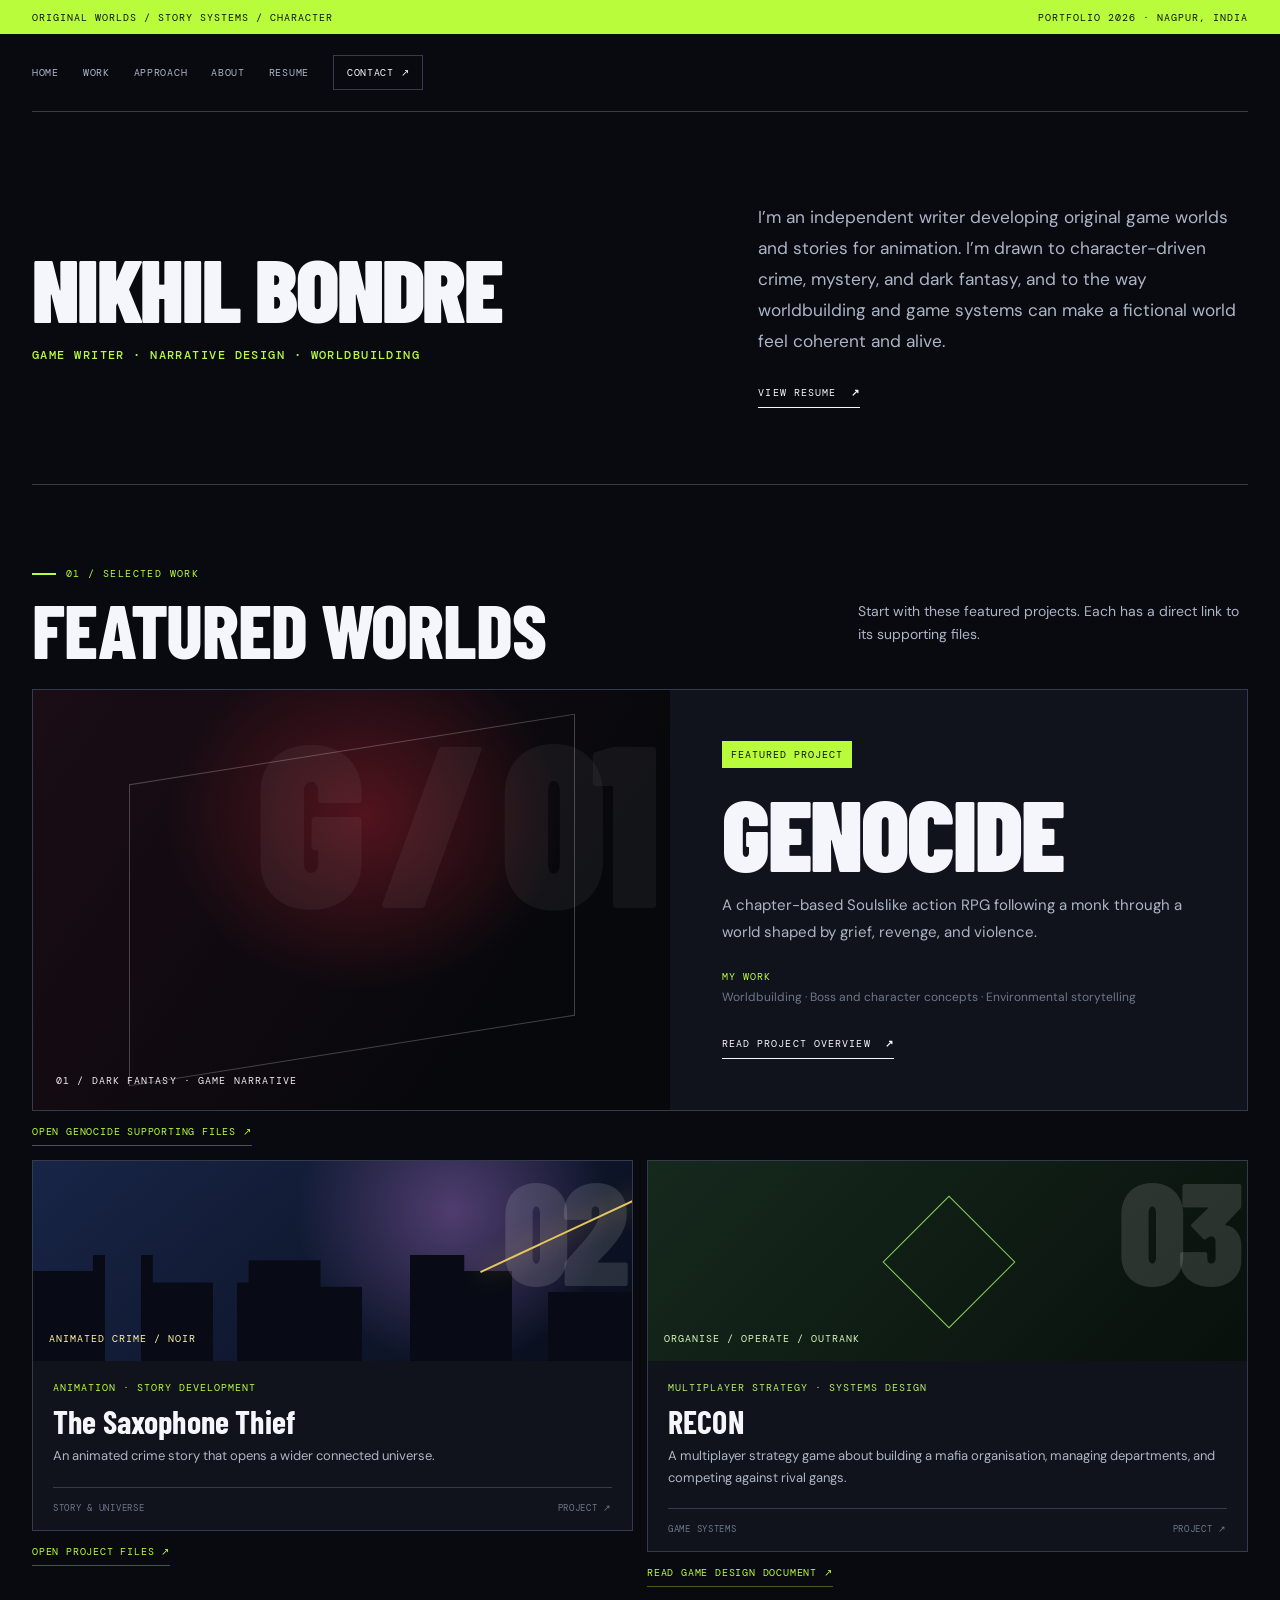
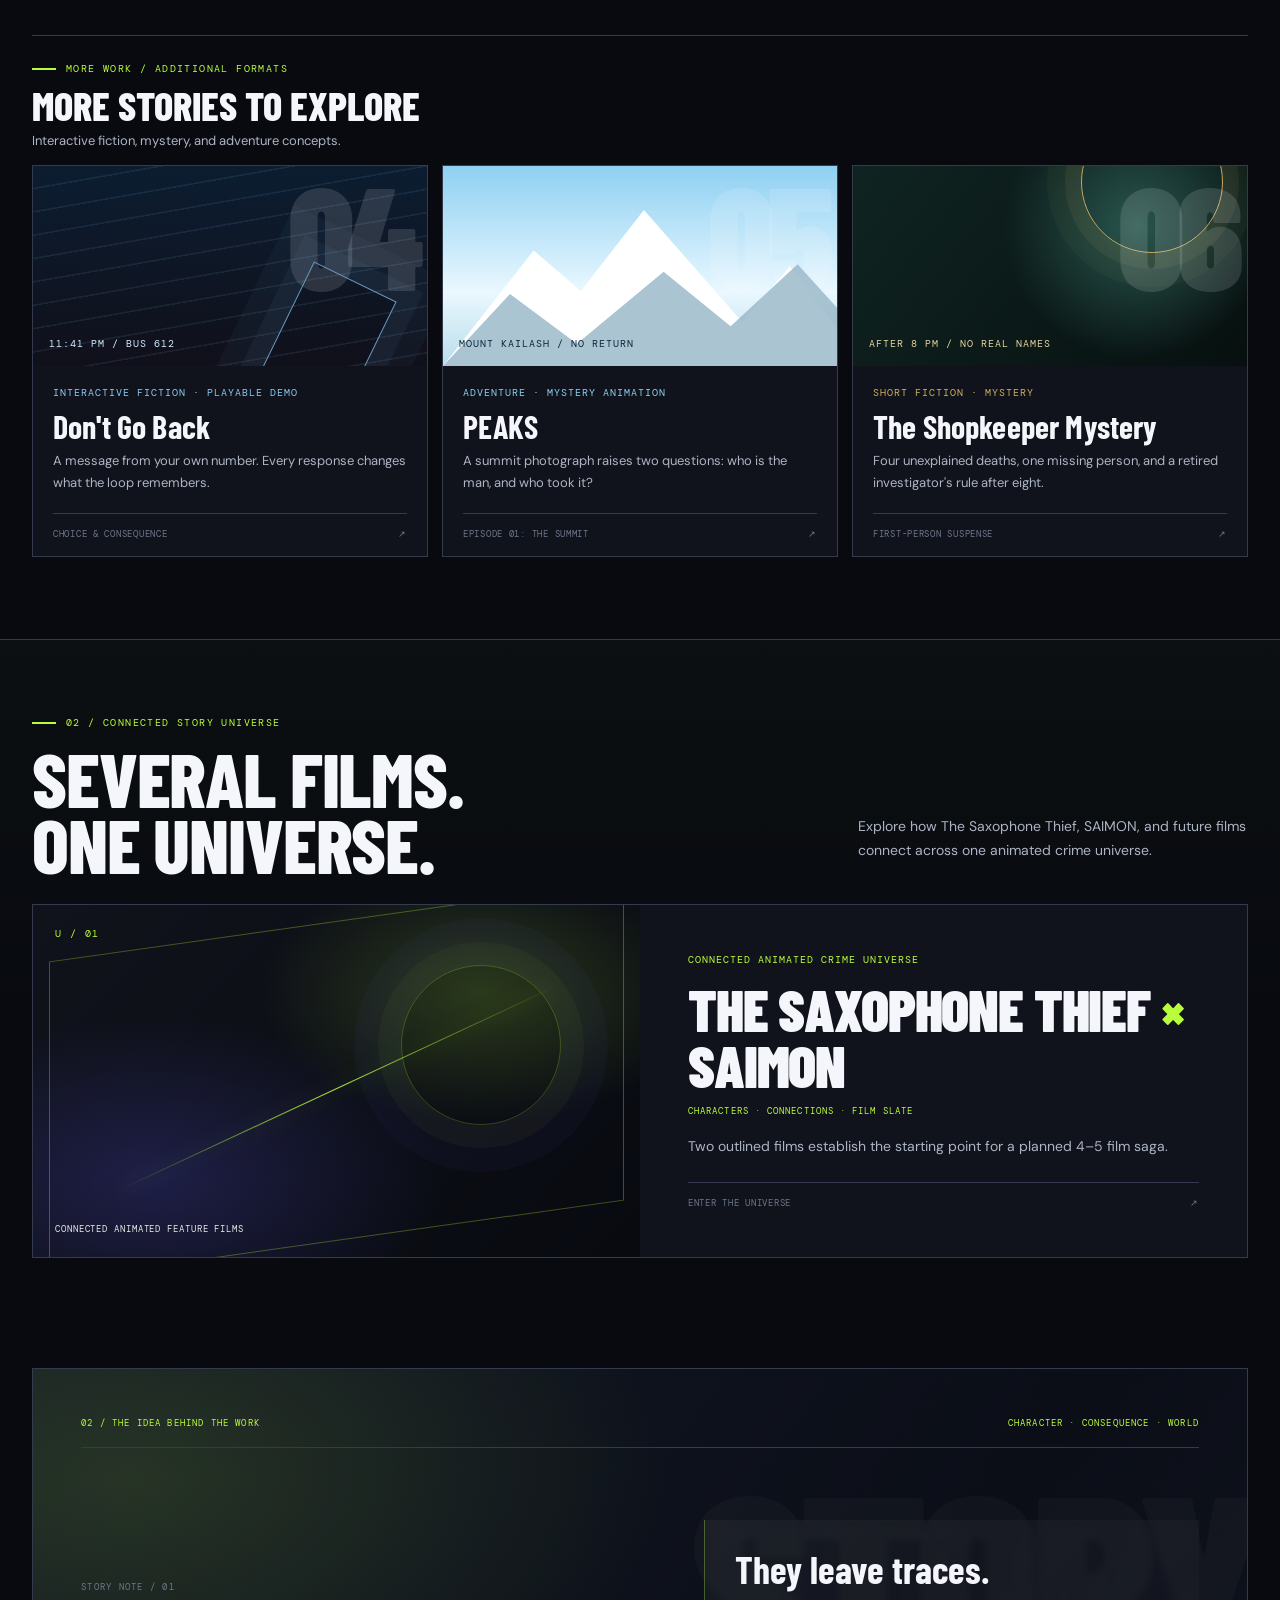
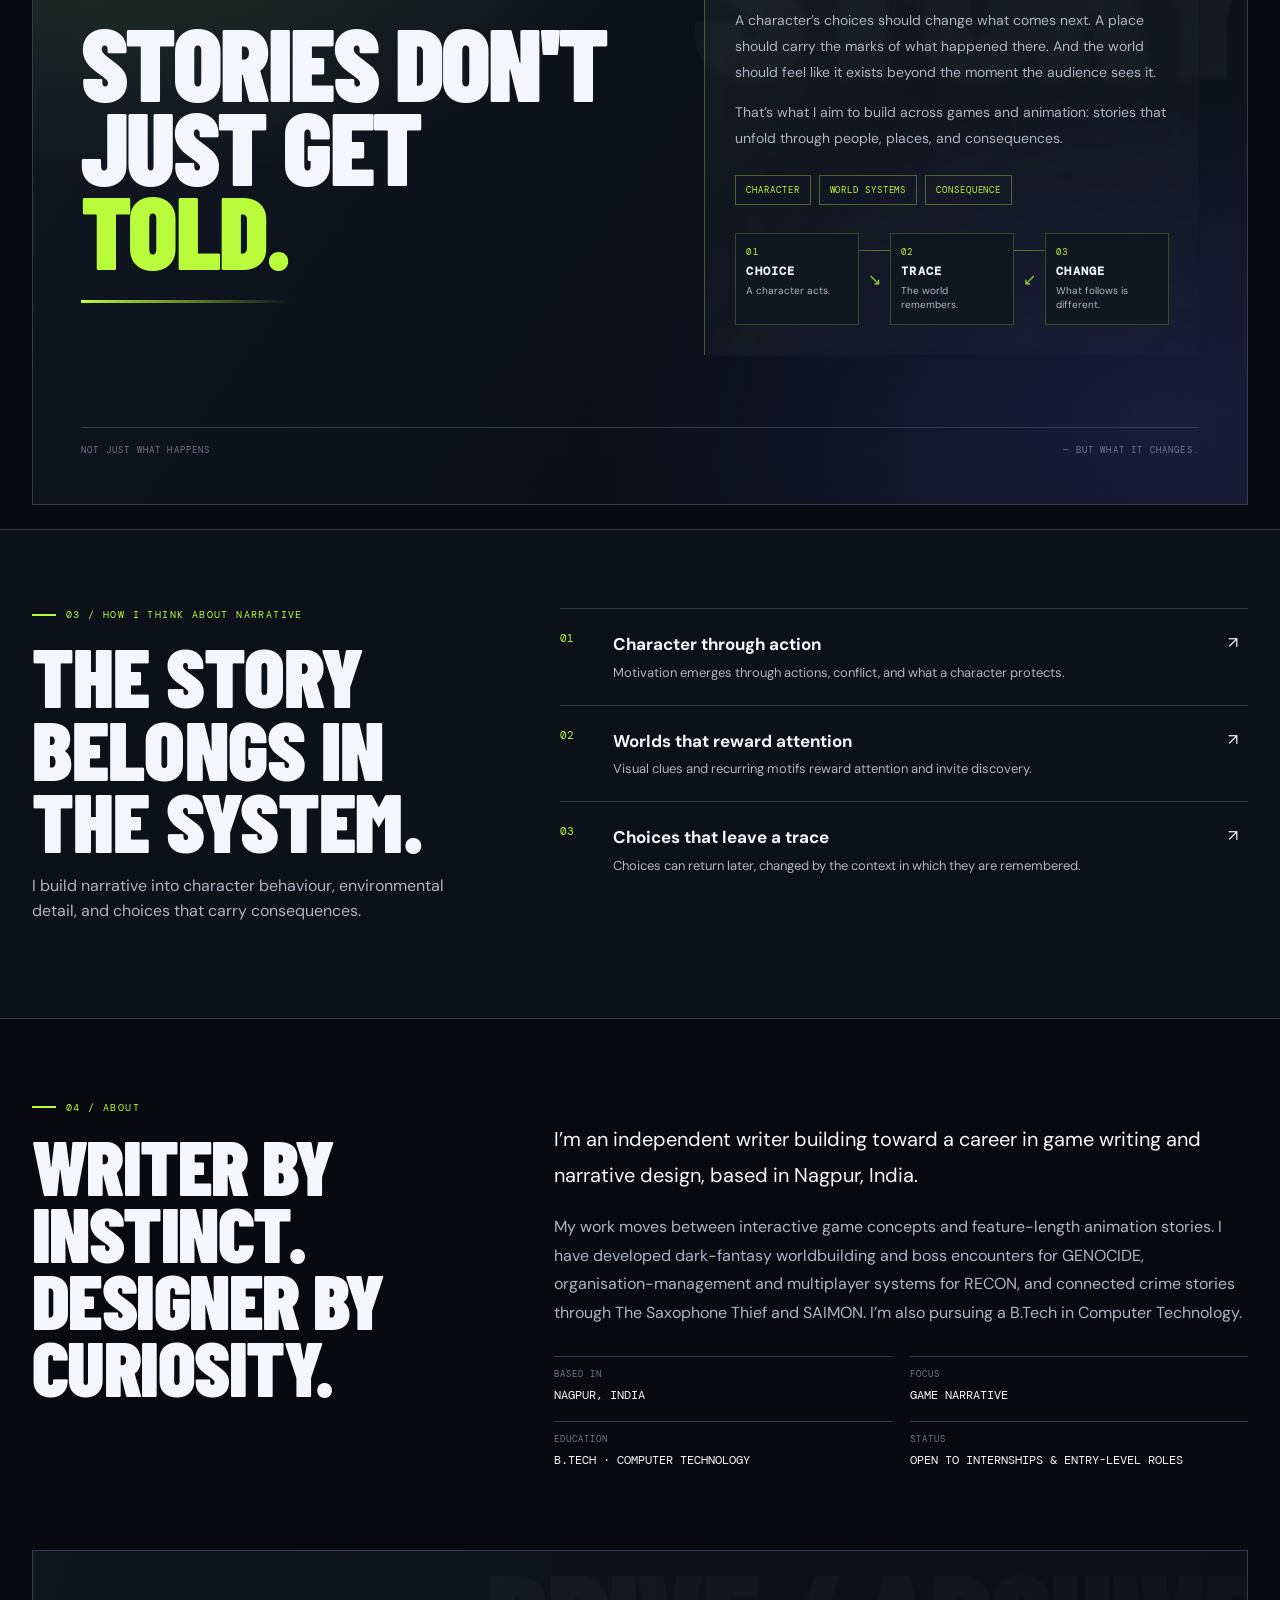
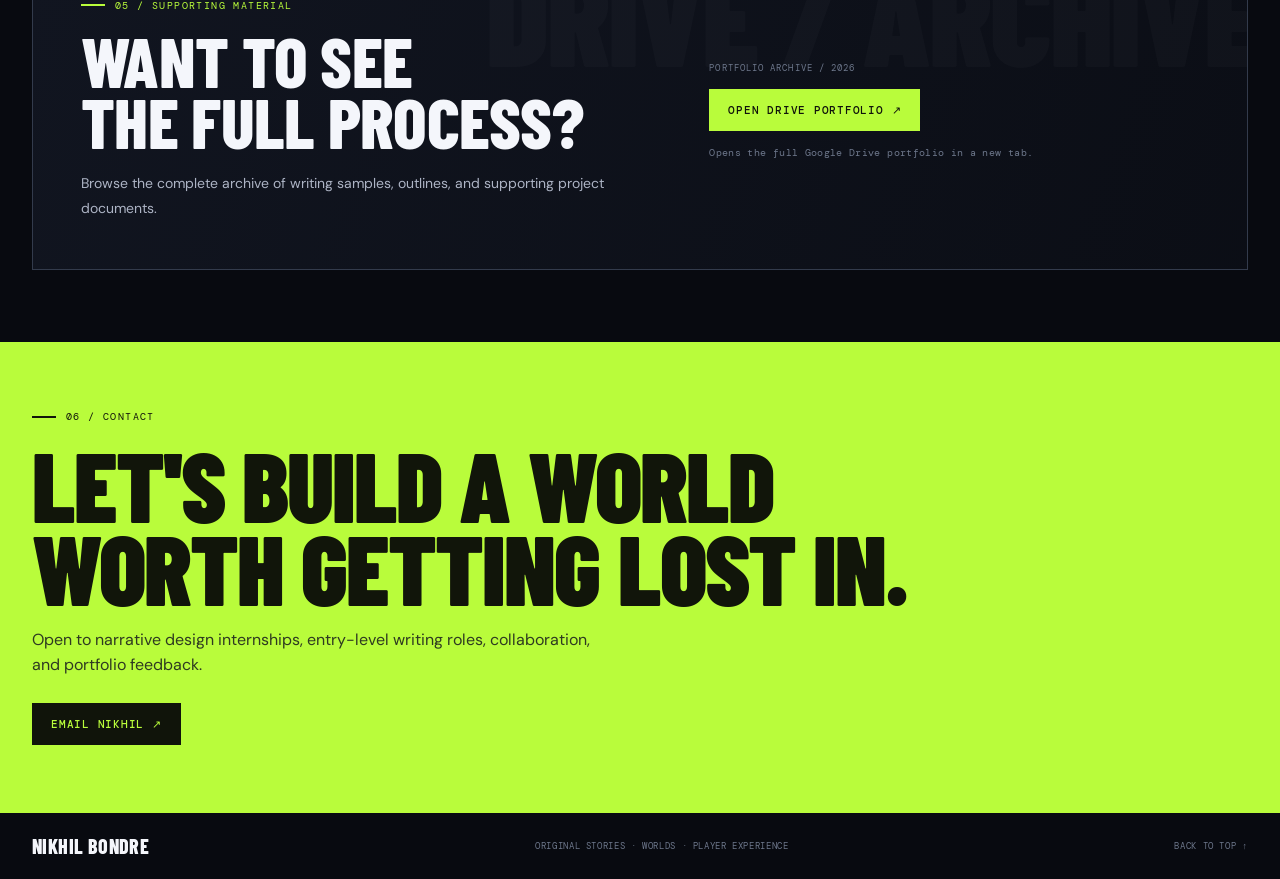
<file: index.html>
<!doctype html><html lang="en"><head><meta charset="utf-8"><meta name="viewport" content="width=device-width,initial-scale=1"><meta name="description" content="Nikhil Bondre — original game narrative, interactive fiction, animation writing and worldbuilding."><meta name="theme-color" content="#080a10"><title>Nikhil Bondre — Game Writer & Narrative Designer | Nikhil Bondre</title><link rel="stylesheet" href="styles.css"><style>.project-art.universe-art{--tile-bg:#11131b;--tile-accent:#b9fc3b;--poster-ink:#e8e9e6;background:radial-gradient(ellipse at 75% 26%,rgba(185,252,59,.16),transparent 34%),radial-gradient(ellipse at 22% 78%,rgba(98,88,255,.21),transparent 42%),linear-gradient(135deg,#10131b,#080a10)}.universe-art:before{inset:16px;border:1px solid rgba(185,252,59,.3);transform:skewY(-8deg)}.universe-art:after{height:1px;width:75%;left:13%;top:52%;background:linear-gradient(90deg,transparent,rgba(185,252,59,.75),transparent);box-shadow:0 0 22px rgba(185,252,59,.4);transform:rotate(-25deg)}</style>
<style>
.universe-home-section{padding:76px 0 86px;border-top:1px solid var(--line);background:linear-gradient(180deg,rgba(185,252,59,.025),transparent 55%)}
.universe-home-card{display:grid;grid-template-columns:1fr 1fr;min-height:285px;border:1px solid var(--line);background:#10131b;overflow:hidden;transition:transform .22s ease,border-color .22s ease,box-shadow .22s ease;transform-origin:center}
.universe-home-card:hover,.universe-home-card:focus-visible{transform:translateY(-5px);border-color:var(--accent);box-shadow:0 12px 34px rgba(0,0,0,.18)}
.universe-home-art{position:relative;min-height:285px;overflow:hidden;display:flex;flex-direction:column;justify-content:space-between;padding:22px;background:radial-gradient(ellipse at 74% 25%,rgba(185,252,59,.18),transparent 35%),radial-gradient(ellipse at 20% 78%,rgba(98,88,255,.21),transparent 42%),linear-gradient(135deg,#10131b,#080a10);isolation:isolate}
.universe-home-art:before{content:'';position:absolute;inset:16px;border:1px solid rgba(185,252,59,.3);transform:skewY(-8deg);pointer-events:none}
.universe-home-art:after{content:'';position:absolute;height:1px;width:80%;left:10%;top:52%;background:linear-gradient(90deg,transparent,rgba(185,252,59,.9),transparent);box-shadow:0 0 22px rgba(185,252,59,.45);transform:rotate(-25deg);pointer-events:none}
.universe-home-index{font:10px var(--mono);letter-spacing:.14em;color:var(--accent)}
.universe-home-art-label{font:9px var(--mono);letter-spacing:.1em;color:#e8e9e6;position:relative;z-index:1}
.universe-home-orbit{position:absolute;width:160px;height:160px;right:13%;top:17%;border:1px solid rgba(185,252,59,.23);border-radius:50%;box-shadow:0 0 0 23px rgba(185,252,59,.035),0 0 0 47px rgba(98,88,255,.045)}
.universe-home-copy{padding:clamp(24px,4vw,48px);display:flex;flex-direction:column;justify-content:center}
.universe-home-copy .meta{color:var(--accent);font:10px var(--mono);letter-spacing:.1em;text-transform:uppercase}
.universe-home-copy h3{font:900 clamp(32px,5vw,58px)/.95 var(--display);text-transform:uppercase;letter-spacing:-.02em;margin:16px 0}
.universe-home-copy h3 i{color:var(--accent);font-style:normal}
.universe-home-slate{display:block;margin:-4px 0 15px;color:var(--accent);font:9px var(--mono);letter-spacing:.12em;line-height:1.55;text-transform:uppercase}
.universe-home-copy p{max-width:500px;color:var(--muted);font-size:14px;line-height:1.75;margin:0 0 24px}
.universe-home-copy .card-bottom{width:100%;margin-top:auto;padding-top:14px;border-top:1px solid var(--line);display:flex;justify-content:space-between;gap:16px;color:var(--soft);font:9px var(--mono);letter-spacing:.08em;text-transform:uppercase}
.universe-home-card.is-opening{animation:universe-home-open .22s ease-out both;pointer-events:none}
@keyframes universe-home-open{0%{transform:translateY(0) scale(1);filter:brightness(1)}55%{transform:translateY(-4px) scale(.99);filter:brightness(1.25)}100%{transform:translateY(-2px) scale(.995);filter:brightness(1.08)}}
@media(max-width:620px){.universe-home-section{padding:58px 0 64px}.universe-home-card{grid-template-columns:1fr}.universe-home-art{min-height:190px}.universe-home-copy{padding:22px}.universe-home-copy h3{font-size:38px}}
@media(prefers-reduced-motion:reduce){.universe-home-card,.universe-home-card:hover{transition:none;transform:none}.universe-home-card.is-opening{animation:none}}
</style>

</head><body class="theme-home" id="top"><div class="topline"><span>ORIGINAL WORLDS / STORY SYSTEMS / CHARACTER</span><span>PORTFOLIO 2026 · NAGPUR, INDIA</span></div><header class="nav wrap"><button class="menu-toggle" aria-expanded="false" aria-label="Open menu">MENU ☰</button><nav class="navlinks"><a href="index.html">HOME</a><a href="index.html#work">WORK</a><a href="index.html#approach">APPROACH</a><a href="index.html#about">ABOUT</a><a href="resume.html">RESUME</a><a class="contact-link" href="index.html#contact">CONTACT ↗</a></nav></header><main><section class="home-intro wrap" aria-labelledby="home-name"><div class="home-intro-name"><h1 id="home-name">Nikhil Bondre</h1><p class="home-roleline">GAME WRITER · NARRATIVE DESIGN · WORLDBUILDING</p></div><div class="home-intro-copy"><p>I’m an independent writer developing original game worlds and stories for animation. I’m drawn to character-driven crime, mystery, and dark fantasy, and to the way worldbuilding and game systems can make a fictional world feel coherent and alive.</p><a class="text-link" href="resume.html">VIEW RESUME <b>↗</b></a></div></section><section class="section wrap" id="work"><div class="section-head"><div><div class="eyebrow">01 / SELECTED WORK</div><h2>Featured Worlds</h2></div><p>Start with these featured projects. Each has a direct link to its supporting files.</p></div>
<div class="feature-entry"><a class="feature-project" href="genocide.html"><div class="feature-art genocide-art"><span class="art-label">01 / DARK FANTASY · GAME NARRATIVE</span></div><div class="feature-copy"><span class="tag">FEATURED PROJECT</span><h3>GENOCIDE</h3><p>A chapter-based Soulslike action RPG following a monk through a world shaped by grief, revenge, and violence.</p><p class="contribution-line"><strong>MY WORK</strong> Worldbuilding · Boss and character concepts · Environmental storytelling</p><span class="text-link">READ PROJECT OVERVIEW <b>↗</b></span></div></a><a class="sample-link" href="https://drive.google.com/drive/folders/1CnrHkJ5PWFpc6hanSZ46exAcIaFxcHCg?usp=drive_link" target="_blank" rel="noopener noreferrer">OPEN GENOCIDE SUPPORTING FILES ↗</a></div>
<div class="project-grid primary-grid">
<div class="project-entry"><a class="project-card noir-project" href="saxophone-thief.html"><div class="project-art noir-art"><span class="poster-index">02</span><span class="art-caption">ANIMATED CRIME / NOIR</span></div><div class="card-info"><span class="meta">ANIMATION · STORY DEVELOPMENT</span><h3>The Saxophone Thief</h3><p>An animated crime story that opens a wider connected universe.</p><div class="card-bottom"><span>STORY & UNIVERSE</span><span>PROJECT ↗</span></div></div></a><a class="sample-link" href="https://drive.google.com/drive/folders/1Izl-CPihmDcHR8S_xsXI-keAapyNBxVB?usp=drive_link" target="_blank" rel="noopener noreferrer">OPEN PROJECT FILES ↗</a></div>
<div class="project-entry"><a class="project-card recon-project" href="recon.html"><div class="project-art recon-art"><span class="poster-index">03</span><span class="art-caption">ORGANISE / OPERATE / OUTRANK</span></div><div class="card-info"><span class="meta">MULTIPLAYER STRATEGY · SYSTEMS DESIGN</span><h3>RECON</h3><p>A multiplayer strategy game about building a mafia organisation, managing departments, and competing against rival gangs.</p><div class="card-bottom"><span>GAME SYSTEMS</span><span>PROJECT ↗</span></div></div></a><a class="sample-link" href="https://drive.google.com/file/d/1X_5ZWuWS6pNj4dyEgM3Vb4ybeiNf10LR/view" target="_blank" rel="noopener noreferrer">READ GAME DESIGN DOCUMENT ↗</a></div>
</div>
<div class="more-work-head"><div class="eyebrow">MORE WORK / ADDITIONAL FORMATS</div><h3>More stories to explore</h3><p>Interactive fiction, mystery, and adventure concepts.</p></div>
<div class="project-grid secondary-grid">
<a class="project-card loop-project" href="dont-go-back.html"><div class="project-art loop-art"><span class="poster-index">04</span><span class="art-caption">11:41 PM / BUS 612</span></div><div class="card-info"><span class="meta">INTERACTIVE FICTION · PLAYABLE DEMO</span><h3>Don't Go Back</h3><p>A message from your own number. Every response changes what the loop remembers.</p><div class="card-bottom"><span>CHOICE & CONSEQUENCE</span><span>↗</span></div></div></a>
<a class="project-card peaks-project" href="peaks.html"><div class="project-art peaks-art"><span class="poster-index">05</span><span class="art-caption">MOUNT KAILASH / NO RETURN</span></div><div class="card-info"><span class="meta">ADVENTURE · MYSTERY ANIMATION</span><h3>PEAKS</h3><p>A summit photograph raises two questions: who is the man, and who took it?</p><div class="card-bottom"><span>EPISODE 01: THE SUMMIT</span><span>↗</span></div></div></a>
<a class="project-card mystery-project" href="shopkeeper-mystery.html"><div class="project-art mystery-art"><span class="poster-index">06</span><span class="art-caption">AFTER 8 PM / NO REAL NAMES</span></div><div class="card-info"><span class="meta">SHORT FICTION · MYSTERY</span><h3>The Shopkeeper Mystery</h3><p>Four unexplained deaths, one missing person, and a retired investigator's rule after eight.</p><div class="card-bottom"><span>FIRST-PERSON SUSPENSE</span><span>↗</span></div></div></a>
</div></section>
<section class="universe-home-section" aria-labelledby="universe-home-title">
  <div class="wrap">
    <div class="section-head"><div><div class="eyebrow">02 / CONNECTED STORY UNIVERSE</div><h2 id="universe-home-title">Several films.<br>One universe.</h2></div><p>Explore how The Saxophone Thief, SAIMON, and future films connect across one animated crime universe.</p></div>
    <a class="universe-home-card" href="connected-universe.html" aria-label="Enter the connected animated universe">
      <div class="universe-home-art"><span class="universe-home-index">U / 01</span><span class="universe-home-art-label">CONNECTED ANIMATED FEATURE FILMS</span><span class="universe-home-orbit" aria-hidden="true"></span></div>
      <div class="universe-home-copy"><span class="meta">CONNECTED ANIMATED CRIME UNIVERSE</span><h3>The Saxophone Thief <i>×</i> SAIMON</h3><span class="universe-home-slate">CHARACTERS · CONNECTIONS · FILM SLATE</span><p>Two outlined films establish the starting point for a planned 4–5 film saga.</p><span class="card-bottom"><span>ENTER THE UNIVERSE</span><span>↗</span></span></div>
    </a>
  </div>
</section>
<section class="story-manifesto wrap" aria-labelledby="stories-after-work-title">
  <div class="story-manifesto-top"><span>02 / THE IDEA BEHIND THE WORK</span><span>CHARACTER · CONSEQUENCE · WORLD</span></div>
  <div class="story-manifesto-grid">
    <div class="story-manifesto-title"><span class="story-index">STORY NOTE / 01</span><h2 id="stories-after-work-title">Stories don't<br>just get <em>told.</em></h2></div>
    <div class="story-manifesto-copy"><p class="story-manifesto-lead">They leave traces.</p><p>A character’s choices should change what comes next. A place should carry the marks of what happened there. And the world should feel like it exists beyond the moment the audience sees it.</p><p>That’s what I aim to build across games and animation: stories that unfold through people, places, and consequences.</p><div class="story-tags"><span>CHARACTER</span><span>WORLD SYSTEMS</span><span>CONSEQUENCE</span></div>
      <div class="story-loop" aria-label="Narrative design loop">
        <div class="story-loop-track"><span class="story-loop-line"></span>
          <article class="story-loop-step"><span class="loop-number">01</span><strong>CHOICE</strong><small>A character acts.</small></article>
          <span class="story-loop-arrow" aria-hidden="true">↘</span>
          <article class="story-loop-step"><span class="loop-number">02</span><strong>TRACE</strong><small>The world remembers.</small></article>
          <span class="story-loop-arrow" aria-hidden="true">↙</span>
          <article class="story-loop-step"><span class="loop-number">03</span><strong>CHANGE</strong><small>What follows is different.</small></article>
        </div>
      </div></div>
  </div>
  <div class="story-manifesto-bottom"><span>NOT JUST WHAT HAPPENS</span><span>— BUT WHAT IT CHANGES.</span></div>
</section>
<section class="approach" id="approach"><div class="wrap approach-grid"><div><div class="eyebrow">03 / HOW I THINK ABOUT NARRATIVE</div><h2>The story<br>belongs in<br>the system.</h2><p class="lead">I build narrative into character behaviour, environmental detail, and choices that carry consequences.</p></div><div><article class="principle"><span class="idx">01</span><div><h3>Character through action</h3><p>Motivation emerges through actions, conflict, and what a character protects.</p></div><span>↗</span></article><article class="principle"><span class="idx">02</span><div><h3>Worlds that reward attention</h3><p>Visual clues and recurring motifs reward attention and invite discovery.</p></div><span>↗</span></article><article class="principle"><span class="idx">03</span><div><h3>Choices that leave a trace</h3><p>Choices can return later, changed by the context in which they are remembered.</p></div><span>↗</span></article></div></div></section>
<section class="section wrap" id="about"><div class="about-grid"><div><div class="eyebrow">04 / ABOUT</div><h2>Writer by instinct.<br>Designer by curiosity.</h2></div><div class="about-copy"><p class="lead">I’m an independent writer building toward a career in game writing and narrative design, based in Nagpur, India.</p><p>My work moves between interactive game concepts and feature-length animation stories. I have developed dark-fantasy worldbuilding and boss encounters for GENOCIDE, organisation-management and multiplayer systems for RECON, and connected crime stories through The Saxophone Thief and SAIMON. I’m also pursuing a B.Tech in Computer Technology.</p><div class="facts"><div><span>BASED IN</span><strong>NAGPUR, INDIA</strong></div><div><span>FOCUS</span><strong>GAME NARRATIVE</strong></div><div><span>EDUCATION</span><strong>B.TECH · COMPUTER TECHNOLOGY</strong></div><div><span>STATUS</span><strong>OPEN TO INTERNSHIPS & ENTRY-LEVEL ROLES</strong></div></div></div></div></section>
<section class="drive-section" id="drive-portfolio"><div class="wrap drive-panel"><div class="drive-copy"><div class="eyebrow">05 / SUPPORTING MATERIAL</div><h2>Want to see<br>the full process?</h2><p>Browse the complete archive of writing samples, outlines, and supporting project documents.</p></div><div class="drive-action"><span class="drive-index">PORTFOLIO ARCHIVE / 2026</span><a class="button" href="https://drive.google.com/drive/folders/1f-iVO3YMCcOyGl1gCghWWLnx4gB9Ek21?usp=drive_link" target="_blank" rel="noopener noreferrer">OPEN DRIVE PORTFOLIO ↗</a><small>Opens the full Google Drive portfolio in a new tab.</small></div></div></section><section class="contact" id="contact"><div class="wrap"><div class="eyebrow">06 / CONTACT</div><h2>Let's build a world<br>worth getting lost in.</h2><p>Open to narrative design internships, entry-level writing roles, collaboration, and portfolio feedback.</p><a class="button" href="mailto:nikhilbondre.work@gmail.com?subject=Game%20Narrative%20%2F%20Writing%20Opportunity">EMAIL NIKHIL ↗</a></div></section></main><footer class="wrap"><a class="brand" href="index.html">NIKHIL BONDRE</a><span>ORIGINAL STORIES · WORLDS · PLAYER EXPERIENCE</span><a href="#top">BACK TO TOP ↑</a></footer><script src="script.js"></script><script>document.querySelector('.universe-home-card')?.addEventListener('click',()=>{try{sessionStorage.setItem('nb-play-universe-intro','1')}catch(e){}});</script></body></html>
</file>
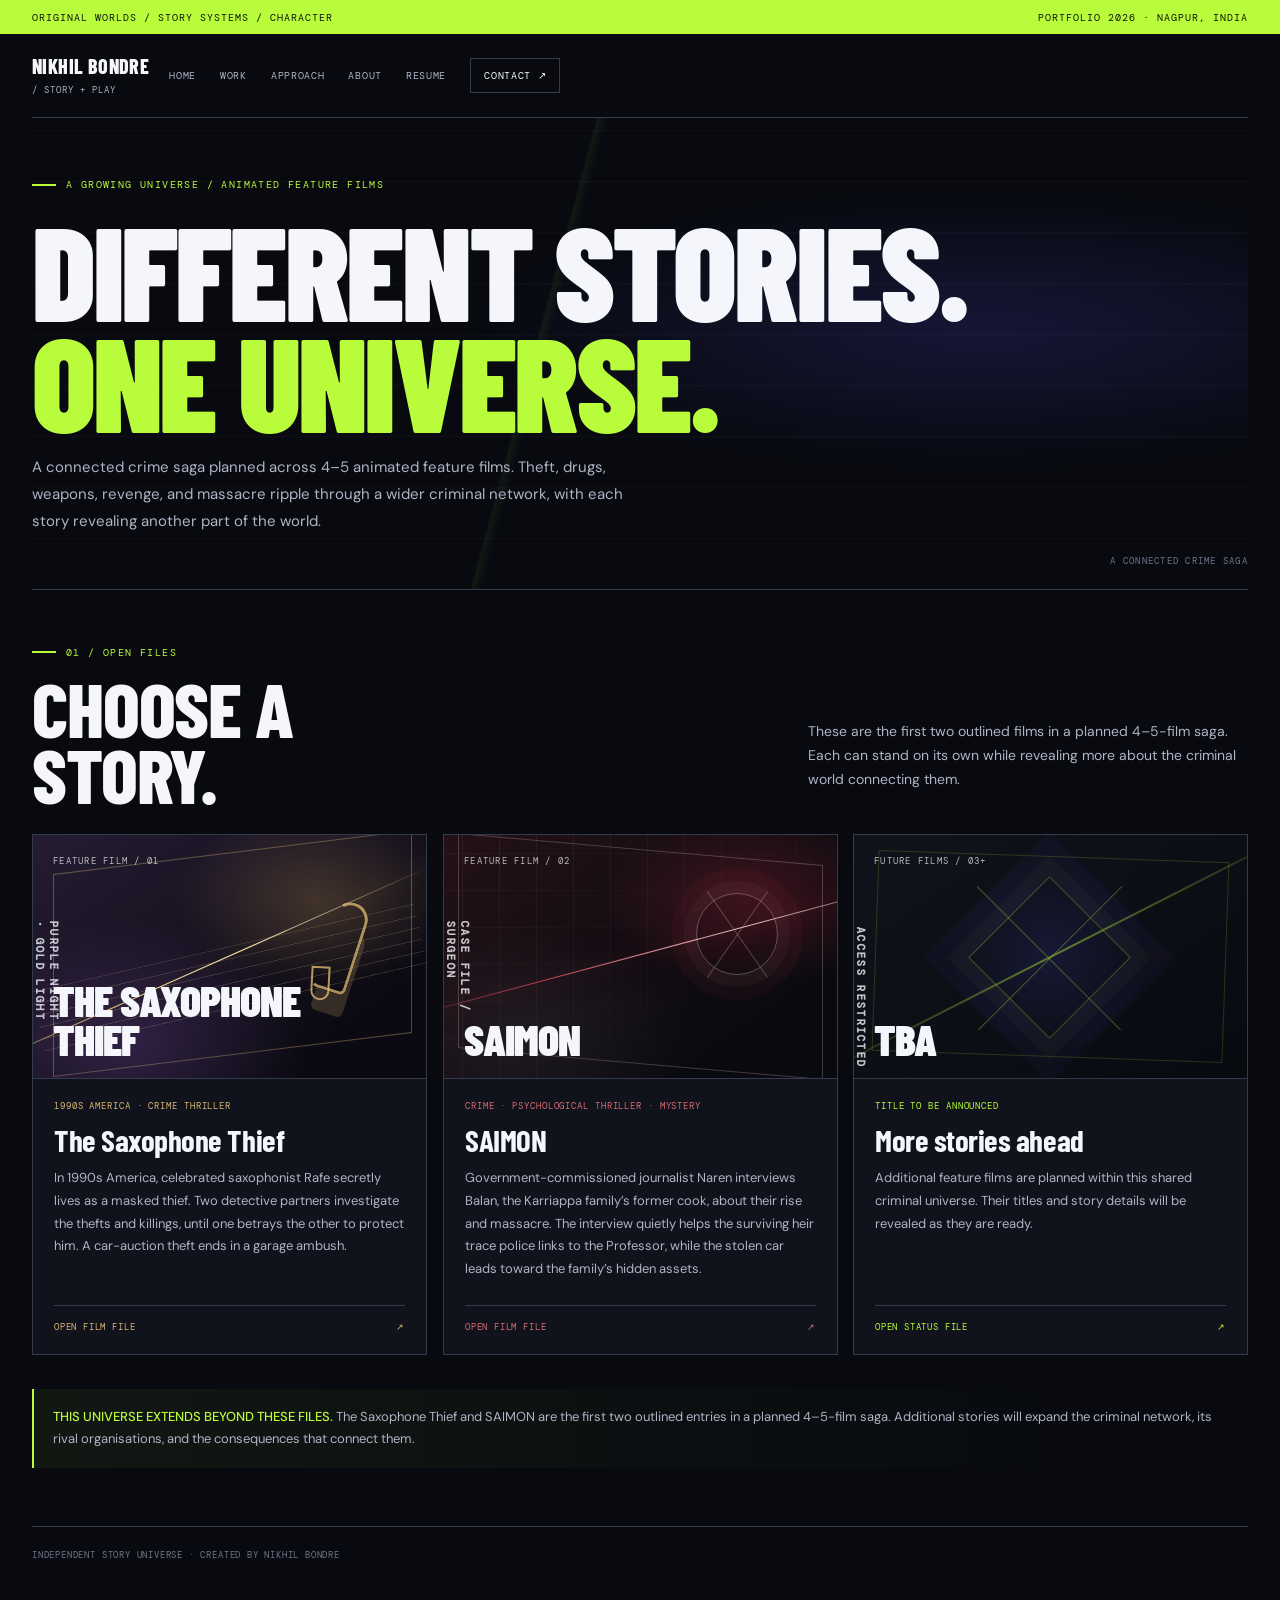
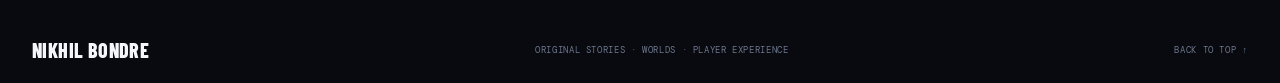
<file: connected-universe.html>
<!doctype html>
<html lang="en">
<head>
<meta charset="utf-8">
<meta name="viewport" content="width=device-width,initial-scale=1,viewport-fit=cover">
<meta name="description" content="Explore a connected animated crime saga planned across 4–5 feature films by Nikhil Bondre.">
<meta name="theme-color" content="#080a10">
<title>The Universe — Nikhil Bondre</title>
<link rel="stylesheet" href="styles.css">
<style>
.universe-transition{position:fixed;inset:0;z-index:9999;display:grid;place-items:center;overflow:hidden;background:#080910;color:#f0eee8;opacity:0;visibility:hidden;pointer-events:none;transition:opacity .34s ease,visibility .34s ease;isolation:isolate;padding:24px}
body.universe-booting .universe-transition{opacity:1;visibility:visible;pointer-events:auto}
body.universe-skip-intro .universe-transition{display:none!important}
.universe-transition:before,.universe-transition:after{content:"";position:absolute;inset:-20%;pointer-events:none}
.universe-transition:before{background:radial-gradient(circle at 50% 48%,rgba(134,90,211,.2),transparent 25%),radial-gradient(circle at 50% 48%,rgba(185,252,59,.08),transparent 48%);animation:universe-portal-bloom 1.9s cubic-bezier(.16,.75,.18,1) both}
.universe-transition:after{inset:50% auto auto -15%;width:130%;height:1px;background:linear-gradient(90deg,transparent,#b9fc3b 35%,#b9fc3b 65%,transparent);box-shadow:0 0 20px rgba(185,252,59,.55);transform:rotate(-18deg);transform-origin:center;animation:universe-signal-sweep 1.65s .08s ease-in-out both}
.universe-transition-core{position:relative;z-index:1;width:min(440px,100%);text-align:center;animation:universe-core-in 1.35s cubic-bezier(.2,.8,.2,1) both}
.universe-transition-code{display:block;color:#b9fc3b;font:10px var(--mono);letter-spacing:.2em;margin-bottom:24px;animation:universe-code-flicker 1.4s ease both}
.universe-portal{width:min(44vw,190px);min-width:126px;aspect-ratio:1;border:1px solid rgba(185,252,59,.45);border-radius:50%;margin:0 auto 26px;position:relative;display:grid;place-items:center;box-shadow:0 0 0 14px rgba(185,252,59,.035),0 0 0 30px rgba(122,86,191,.045),inset 0 0 28px rgba(185,252,59,.06);animation:universe-portal-turn 1.65s cubic-bezier(.2,.75,.2,1) both}
.universe-portal:before,.universe-portal:after{content:"";position:absolute;inset:15%;border:1px solid rgba(174,133,225,.58);transform:rotate(35deg);animation:universe-portal-turn 1.65s ease-in-out both}
.universe-portal:after{inset:29%;border-color:rgba(185,252,59,.75);transform:rotate(-25deg)}
.universe-portal span{font:900 clamp(30px,8vw,47px)/1 var(--display);letter-spacing:-.06em;color:#f4f0e8;text-shadow:0 0 22px rgba(185,252,59,.18)}
.universe-transition-title{font:800 clamp(22px,5vw,34px)/1.1 var(--display);letter-spacing:.04em;text-transform:uppercase;margin:0}
.universe-transition-subtitle{color:#9697a4;font:9px var(--mono);letter-spacing:.13em;margin:12px 0 0}
.universe-motifs{display:flex;flex-wrap:wrap;justify-content:center;gap:7px 13px;max-width:440px;margin:21px auto 15px;font:10px var(--mono);letter-spacing:.16em;text-transform:uppercase}
.universe-motifs span{color:#a9aebe;opacity:.56;animation:universe-motif-glint 1.42s ease-out both}
.universe-motifs span:nth-child(1){animation-delay:0s}.universe-motifs span:nth-child(2){animation-delay:.15s}.universe-motifs span:nth-child(3){animation-delay:.3s}.universe-motifs span:nth-child(4){animation-delay:.45s}.universe-motifs span:nth-child(5){animation-delay:.6s}.universe-motifs span:nth-child(6){animation-delay:.75s}
@keyframes universe-motif-glint{0%{opacity:.15;color:#676e7f;text-shadow:none}18%,44%{opacity:1;color:#b9fc3b;text-shadow:0 0 13px rgba(185,252,59,.36)}100%{opacity:.58;color:#c3c6d0;text-shadow:none}}
.universe-transition.is-leaving{opacity:0;visibility:hidden;pointer-events:none}
body.universe-booting .topline,body.universe-booting .nav,body.universe-booting main,body.universe-booting footer{opacity:0;visibility:hidden}
body.universe-ready .topline,body.universe-ready .nav,body.universe-ready main,body.universe-ready footer{animation:universe-content-arrive .65s cubic-bezier(.2,.75,.2,1) both}
.universe-intro{position:relative;isolation:isolate;min-height:340px;display:flex;flex-direction:column;justify-content:center;overflow:hidden;border-bottom:1px solid var(--line);padding:60px 0 54px}
.universe-intro:before{content:"";position:absolute;z-index:-1;inset:0;background:radial-gradient(ellipse at 78% 45%,rgba(98,88,255,.16),transparent 38%),linear-gradient(105deg,transparent 42%,rgba(185,252,59,.06) 42.2%,transparent 43%),repeating-linear-gradient(0deg,transparent 0 49px,rgba(255,255,255,.025) 50px 51px);animation:universe-atmosphere 1.5s ease-out both}
.universe-intro:after{content:"A CONNECTED CRIME SAGA";position:absolute;right:0;bottom:22px;color:var(--soft);font:9px var(--mono);letter-spacing:.14em;opacity:0;animation:universe-fade .55s .32s ease-out forwards}
.universe-kicker{opacity:0;animation:universe-fade .5s .12s ease-out forwards}
.universe-title{font:900 clamp(58px,10.5vw,132px)/.84 var(--display);letter-spacing:-.025em;text-transform:uppercase;margin:23px 0 18px;max-width:1000px;opacity:0;transform:translateY(13px);animation:universe-title-in .62s .14s cubic-bezier(.2,.75,.2,1) forwards}
.universe-title span{color:var(--accent)}
.universe-intro p{max-width:620px;color:var(--muted);font-size:15px;line-height:1.8;margin:0;opacity:0;animation:universe-fade .55s .26s ease-out forwards}
.film-section{padding-top:56px}
.film-section .section-head>p{max-width:440px}
.universe-future-note{margin:-30px 0 58px;padding:17px 19px;border-left:2px solid var(--accent);background:linear-gradient(90deg,rgba(185,252,59,.055),transparent 86%);color:var(--muted);font-size:13px;line-height:1.75}
.universe-future-note strong{color:var(--accent);font-weight:500}
.film-grid{display:grid;grid-template-columns:repeat(3,minmax(0,1fr));gap:16px;margin:24px 0 64px;align-items:stretch}
.film-card{--film-accent:var(--accent);--film-shadow:rgba(185,252,59,.10);position:relative;min-width:0;min-height:100%;display:flex;flex-direction:column;color:var(--ink);text-decoration:none;border:1px solid var(--line);background:#10131b;overflow:hidden;opacity:0;transform:translateY(0);animation:universe-card-in .48s ease-out forwards;transition:border-color .22s ease,transform .25s cubic-bezier(.2,.75,.2,1),box-shadow .25s ease,background-color .25s ease;will-change:transform}
.film-card:focus-visible{outline:2px solid var(--film-accent);outline-offset:4px}
.film-card:hover,.film-card:focus-visible{border-color:var(--film-accent);transform:translateY(-8px);box-shadow:0 18px 36px rgba(0,0,0,.34),0 0 0 1px color-mix(in srgb,var(--film-accent) 16%,transparent);background:#12151e}
.film-card:active{transform:translateY(-2px) scale(.995)}
.film-card:nth-child(1){animation-delay:.08s}.film-card:nth-child(2){animation-delay:.17s}.film-card:nth-child(3){animation-delay:.26s}
.film-art{height:244px;min-height:220px;flex-shrink:0;position:relative;isolation:isolate;display:flex;flex-direction:column;justify-content:space-between;align-items:flex-start;padding:20px;overflow:hidden;border-bottom:1px solid var(--line)}
.film-art:before,.film-art:after{content:"";position:absolute;pointer-events:none}
.film-art:before{z-index:0;inset:14px;border:1px solid rgba(255,255,255,.2);transform:skewY(-8deg)}
.film-art:after{z-index:0;width:160%;height:1px;left:-28%;top:48%;transform:rotate(-24deg)}
.film-number,.film-art h2,.film-art .art-mark{position:relative;z-index:2}
.film-art .staff,.film-art .sax-loop,.film-art .case-grid,.film-art .surgeon-ring,.film-art .unknown-shape{z-index:1}
.film-number{font:9px var(--mono);letter-spacing:.14em;color:rgba(255,255,255,.7)}
.film-art h2{font:900 clamp(30px,3.4vw,47px)/.88 var(--display);letter-spacing:-.025em;text-transform:uppercase;margin:0;max-width:100%;overflow-wrap:anywhere}
.art-mark{position:absolute;right:20px;top:54px;font:900 11px var(--mono);letter-spacing:.12em;opacity:.78;writing-mode:vertical-rl}
/* The Saxophone Thief: purple night, gold spotlight, musical staff and abstract saxophone-like curve — no image asset. */
.film-card.thief{--film-accent:#d9b675;--film-shadow:rgba(217,182,117,.14)}
.film-art.thief{background:radial-gradient(ellipse at 72% 26%,rgba(199,153,85,.25),transparent 35%),radial-gradient(ellipse at 25% 86%,rgba(115,73,157,.3),transparent 42%),linear-gradient(145deg,#251c32,#0b0a12 78%)}
.film-art.thief:before{border-color:rgba(217,182,117,.37);inset:17px 14px 23px 20px;transform:skewY(-7deg)}
.film-art.thief:after{background:linear-gradient(90deg,transparent,#d9b675 28%,#f7e5ac 52%,transparent 84%);box-shadow:0 0 22px rgba(217,182,117,.48)}
.film-art.thief .staff{position:absolute;left:0;right:0;top:46%;height:62px;opacity:.16;background:repeating-linear-gradient(to bottom,rgba(246,218,161,.9) 0 1px,transparent 1px 12px);transform:rotate(-13deg)}
.film-art.thief .sax-loop{position:absolute;right:17%;top:27%;width:35px;height:92px;border:3px solid rgba(231,193,119,.72);border-left-color:transparent;border-radius:22px 22px 8px 8px;transform:rotate(18deg);box-shadow:5px 23px 0 -1px rgba(231,193,119,.18)}
.film-art.thief .sax-loop:before{content:"";position:absolute;width:15px;height:30px;top:67px;left:-4px;border:2px solid rgba(231,193,119,.76);border-radius:0 0 12px 12px;transform:rotate(-15deg)}
/* SAIMON: charcoal, oxblood, surgical steel and a sharp red investigation line. */
.film-card.saimon{--film-accent:#d96a73;--film-shadow:rgba(190,48,66,.14)}
.film-art.saimon{background:radial-gradient(ellipse at 78% 27%,rgba(165,35,57,.3),transparent 34%),radial-gradient(ellipse at 20% 82%,rgba(141,154,165,.1),transparent 38%),linear-gradient(145deg,#231117,#090a0f 80%)}
.film-art.saimon:before{border-color:rgba(219,180,181,.27);transform:skewY(5deg)}
.film-art.saimon:after{background:linear-gradient(90deg,transparent,#b83c4b,#e8c9c9,transparent);box-shadow:0 0 24px rgba(195,55,75,.6);transform:rotate(-15deg)}
.film-art.saimon .case-grid{position:absolute;inset:0;opacity:.12;background:linear-gradient(90deg,transparent 49.7%,rgba(234,220,220,.6) 50%,transparent 50.3%),linear-gradient(0deg,transparent 49.7%,rgba(234,220,220,.4) 50%,transparent 50.3%);background-size:37px 37px;mask-image:linear-gradient(135deg,black,transparent 80%)}
.film-art.saimon .surgeon-ring{position:absolute;right:15%;top:24%;width:82px;height:82px;border:1px solid rgba(220,199,199,.36);border-radius:50%;box-shadow:0 0 0 12px rgba(220,199,199,.035),0 0 0 25px rgba(190,48,66,.06)}
.film-art.saimon .surgeon-ring:before,.film-art.saimon .surgeon-ring:after{content:"";position:absolute;left:50%;top:-12px;width:1px;height:105px;background:rgba(220,199,199,.3);transform:rotate(35deg)}
.film-art.saimon .surgeon-ring:after{transform:rotate(-35deg)}
/* TBA: deliberately obscured future entry, composed only from CSS shapes. */
.film-card.tba{--film-accent:#b9fc3b;--film-shadow:rgba(185,252,59,.08)}
.film-art.tba{background:radial-gradient(circle at 50% 50%,rgba(98,88,255,.13),transparent 43%),linear-gradient(145deg,#11131c,#080a10)}
.film-art.tba:before{border-color:rgba(185,252,59,.17);inset:21px;transform:rotate(2deg)}
.film-art.tba:after{height:2px;background:linear-gradient(90deg,transparent,rgba(185,252,59,.45),transparent);transform:rotate(-27deg)}
.film-art.tba .unknown-shape{position:absolute;width:115px;height:115px;right:calc(50% - 57px);top:calc(50% - 57px);border:1px solid rgba(185,252,59,.3);transform:rotate(45deg);box-shadow:0 0 0 15px rgba(185,252,59,.025),0 0 0 31px rgba(98,88,255,.04)}
.film-art.tba .unknown-shape:before,.film-art.tba .unknown-shape:after{content:"";position:absolute;background:#b9fc3b;opacity:.32}
.film-art.tba .unknown-shape:before{height:1px;left:-40%;right:-40%;top:50%}.film-art.tba .unknown-shape:after{width:1px;top:-40%;bottom:-40%;left:50%}
.film-copy{display:flex;flex-direction:column;flex:1;min-height:220px;padding:21px}
.film-meta{font:9px var(--mono);letter-spacing:.1em;text-transform:uppercase;color:var(--film-accent);margin-bottom:12px}
.film-copy h3{font:700 clamp(25px,2.6vw,31px)/1 var(--display);margin:0 0 12px;letter-spacing:-.015em}
.film-copy p{font-size:13px;line-height:1.75;color:var(--muted);margin:0 0 24px}
.film-action{display:flex;align-items:center;justify-content:space-between;gap:12px;margin-top:auto;padding-top:15px;border-top:1px solid var(--line);font:9px var(--mono);letter-spacing:.09em;text-transform:uppercase;color:var(--film-accent)}
.film-card:hover .film-action,.film-card:focus-visible .film-action{color:var(--ink)}
.universe-footer-note{border-top:1px solid var(--line);padding:22px 0 56px;color:var(--soft);font:9px var(--mono);letter-spacing:.09em;text-transform:uppercase}
@keyframes universe-portal-bloom{0%{opacity:.12;transform:scale(.35)}65%{opacity:1;transform:scale(1.02)}100%{opacity:.7;transform:scale(1)}}
@keyframes universe-signal-sweep{0%{opacity:0;transform:translateX(-30%) rotate(-18deg)}28%{opacity:1}100%{opacity:.12;transform:translateX(35%) rotate(-18deg)}}
@keyframes universe-core-in{0%{opacity:0;transform:scale(.86) translateY(14px);filter:blur(5px)}65%{opacity:1;filter:blur(0)}100%{opacity:1;transform:scale(1) translateY(0);filter:blur(0)}}
@keyframes universe-code-flicker{0%,16%,30%,100%{opacity:1}8%,23%{opacity:.2}}
@keyframes universe-portal-turn{0%{opacity:0;transform:rotate(-32deg) scale(.7)}100%{opacity:1;transform:rotate(0) scale(1)}}
@keyframes universe-title-in{to{opacity:1;transform:translateY(0)}}
@keyframes universe-fade{to{opacity:1}}
@keyframes universe-card-in{from{opacity:0}to{opacity:1}}
@keyframes universe-atmosphere{from{opacity:.2;transform:scale(1.025)}to{opacity:1;transform:scale(1)}}
@keyframes universe-content-arrive{from{opacity:0}to{opacity:1}}
@media(max-width:900px){.film-grid{grid-template-columns:repeat(2,minmax(0,1fr))}.film-card:last-child{grid-column:1/-1}.film-art{height:225px}}
@media(max-width:620px){.universe-transition{padding:18px}.universe-transition-subtitle{font-size:8px;letter-spacing:.1em}.universe-motifs{max-width:315px;gap:8px 11px;font-size:9px;letter-spacing:.12em;margin:17px auto 12px}.universe-portal{width:132px;min-width:132px;margin-bottom:19px}.universe-intro{min-height:300px;padding:48px 0 54px}.universe-title{font-size:clamp(52px,14.5vw,82px);line-height:.88}.universe-intro p{font-size:14px;max-width:36rem}.film-section{padding-top:42px}.film-grid{grid-template-columns:1fr;gap:14px;margin:20px 0 48px}.film-card:last-child{grid-column:auto}.film-art{height:206px;min-height:206px;padding:17px}.film-art h2{font-size:clamp(37px,10vw,50px);max-width:87%}.film-copy{min-height:0;padding:19px}.film-copy p{margin-bottom:22px}.film-action{min-height:25px}.universe-footer-note{padding-bottom:40px}}
@media(hover:none){.film-card:hover{transform:none;box-shadow:none}.film-card:active{transform:translateY(-2px) scale(.995);border-color:var(--film-accent);box-shadow:0 9px 23px rgba(0,0,0,.28)}}
@media(prefers-reduced-motion:reduce){
  /* Keep the requested brief portal sequence on touch devices; reduce only movement and blur. */
  .universe-transition:before{animation-duration:1.2s!important}.universe-transition:after{animation-duration:1.1s!important}.universe-transition-core{animation-duration:1.1s!important}.universe-portal,.universe-portal:before,.universe-portal:after{animation-duration:1.1s!important}.universe-motifs span{animation-duration:1s!important}.universe-title,.universe-kicker,.universe-intro p,.film-card{animation-duration:.32s!important}.film-card:hover,.film-card:focus-visible{transform:translateY(-4px)}
}
</style>
</head>
<body class="theme-home" id="top">
<script>(function(){let play=false;try{play=sessionStorage.getItem("nb-play-universe-intro")==="1";sessionStorage.removeItem("nb-play-universe-intro")}catch(e){}document.body.classList.add(play?"universe-booting":"universe-skip-intro")})();</script>
<div class="universe-transition" role="status" aria-live="polite" aria-label="Opening connected universe"><div class="universe-transition-core"><span class="universe-transition-code">NB / SHARED CRIME UNIVERSE / EXPANDING</span><div class="universe-portal" aria-hidden="true"><span>U/01+</span></div><p class="universe-transition-title">A world of consequences</p><div class="universe-motifs" aria-label="Crime, drugs, theft, revenge, weapons, massacre"><span>CRIME</span><span>DRUGS</span><span>THEFT</span><span>REVENGE</span><span>WEAPONS</span><span>MASSACRE</span></div><p class="universe-transition-subtitle">MULTIPLE FILMS · ONE WIDER CRIMINAL NETWORK</p></div></div>
<div class="topline"><span>ORIGINAL WORLDS / STORY SYSTEMS / CHARACTER</span><span>PORTFOLIO 2026 · NAGPUR, INDIA</span></div>
<header class="nav wrap"><a class="brand" href="index.html">NIKHIL BONDRE<em> / STORY + PLAY</em></a><button class="menu-toggle" aria-expanded="false" aria-label="Open menu">MENU ☰</button><nav class="navlinks"><a href="index.html">HOME</a><a href="index.html#work">WORK</a><a href="index.html#approach">APPROACH</a><a href="index.html#about">ABOUT</a><a href="resume.html">RESUME</a><a class="contact-link" href="index.html#contact">CONTACT ↗</a></nav></header>
<main>
<section class="universe-intro wrap"><div class="eyebrow universe-kicker">A GROWING UNIVERSE / ANIMATED FEATURE FILMS</div><h1 class="universe-title">Different stories.<br><span>One universe.</span></h1><p>A connected crime saga planned across 4–5 animated feature films. Theft, drugs, weapons, revenge, and massacre ripple through a wider criminal network, with each story revealing another part of the world.</p></section>
<section class="film-section wrap"><div class="section-head"><div><div class="eyebrow">01 / OPEN FILES</div><h2>Choose a<br>story.</h2></div><p>These are the first two outlined films in a planned 4–5-film saga. Each can stand on its own while revealing more about the criminal world connecting them.</p></div>
<div class="film-grid">
<a class="film-card thief" href="saxophone-thief-film.html" aria-label="Open The Saxophone Thief animated feature film details"><div class="film-art thief"><span class="film-number">FEATURE FILM / 01</span><span class="art-mark">PURPLE NIGHT · GOLD LIGHT</span><div class="staff" aria-hidden="true"></div><div class="sax-loop" aria-hidden="true"></div><h2>The Saxophone<br>Thief</h2></div><div class="film-copy"><div class="film-meta">1990s AMERICA · CRIME THRILLER</div><h3>The Saxophone Thief</h3><p>In 1990s America, celebrated saxophonist Rafe secretly lives as a masked thief. Two detective partners investigate the thefts and killings, until one betrays the other to protect him. A car-auction theft ends in a garage ambush.</p><span class="film-action"><span>OPEN FILM FILE</span><span aria-hidden="true">↗</span></span></div></a>
<a class="film-card saimon" href="saimon.html" aria-label="Open SAIMON animated feature film details"><div class="film-art saimon"><span class="film-number">FEATURE FILM / 02</span><span class="art-mark">CASE FILE / SURGEON</span><div class="case-grid" aria-hidden="true"></div><div class="surgeon-ring" aria-hidden="true"></div><h2>SAIMON</h2></div><div class="film-copy"><div class="film-meta">CRIME · PSYCHOLOGICAL THRILLER · MYSTERY</div><h3>SAIMON</h3><p>Government-commissioned journalist Naren interviews Balan, the Karriappa family’s former cook, about their rise and massacre. The interview quietly helps the surviving heir trace police links to the Professor, while the stolen car leads toward the family’s hidden assets.</p><span class="film-action"><span>OPEN FILM FILE</span><span aria-hidden="true">↗</span></span></div></a>
<a class="film-card tba" href="universe-tba.html" aria-label="Open the upcoming universe entry status page"><div class="film-art tba"><span class="film-number">FUTURE FILMS / 03+</span><span class="art-mark">ACCESS RESTRICTED</span><div class="unknown-shape" aria-hidden="true"></div><h2>TBA</h2></div><div class="film-copy"><div class="film-meta">TITLE TO BE ANNOUNCED</div><h3>More stories ahead</h3><p>Additional feature films are planned within this shared criminal universe. Their titles and story details will be revealed as they are ready.</p><span class="film-action"><span>OPEN STATUS FILE</span><span aria-hidden="true">↗</span></span></div></a>
</div>
<div class="universe-future-note"><strong>THIS UNIVERSE EXTENDS BEYOND THESE FILES.</strong> The Saxophone Thief and SAIMON are the first two outlined entries in a planned 4–5-film saga. Additional stories will expand the criminal network, its rival organisations, and the consequences that connect them.</div><div class="universe-footer-note"><span>INDEPENDENT STORY UNIVERSE · CREATED BY NIKHIL BONDRE</span></div>
</section>
</main>
<footer class="wrap"><a class="brand" href="index.html">NIKHIL BONDRE</a><span>ORIGINAL STORIES · WORLDS · PLAYER EXPERIENCE</span><a href="#top">BACK TO TOP ↑</a></footer>
<script src="script.js"></script>
<script>
(() => {
  const body = document.body;
  const overlay = document.querySelector('.universe-transition');
  if (!body.classList.contains('universe-booting')) return;
  // The portal intro plays only after the homepage Universe card is clicked.
  // Returning from a film page will not replay it unless the visitor re-enters from home.
  const finish = () => {
    if (!body.classList.contains('universe-booting')) return;
    body.classList.remove('universe-booting');
    body.classList.add('universe-ready');
    overlay?.classList.add('is-leaving');
    window.setTimeout(() => overlay?.remove(), 420);
  };
  window.setTimeout(finish, 2320);
  window.setTimeout(finish, 4200);
})();
</script>
<noscript><style>body.universe-booting .topline,body.universe-booting .nav,body.universe-booting main,body.universe-booting footer{opacity:1!important;visibility:visible!important}.universe-transition{display:none!important}</style></noscript>
</body>
</html>
</file>
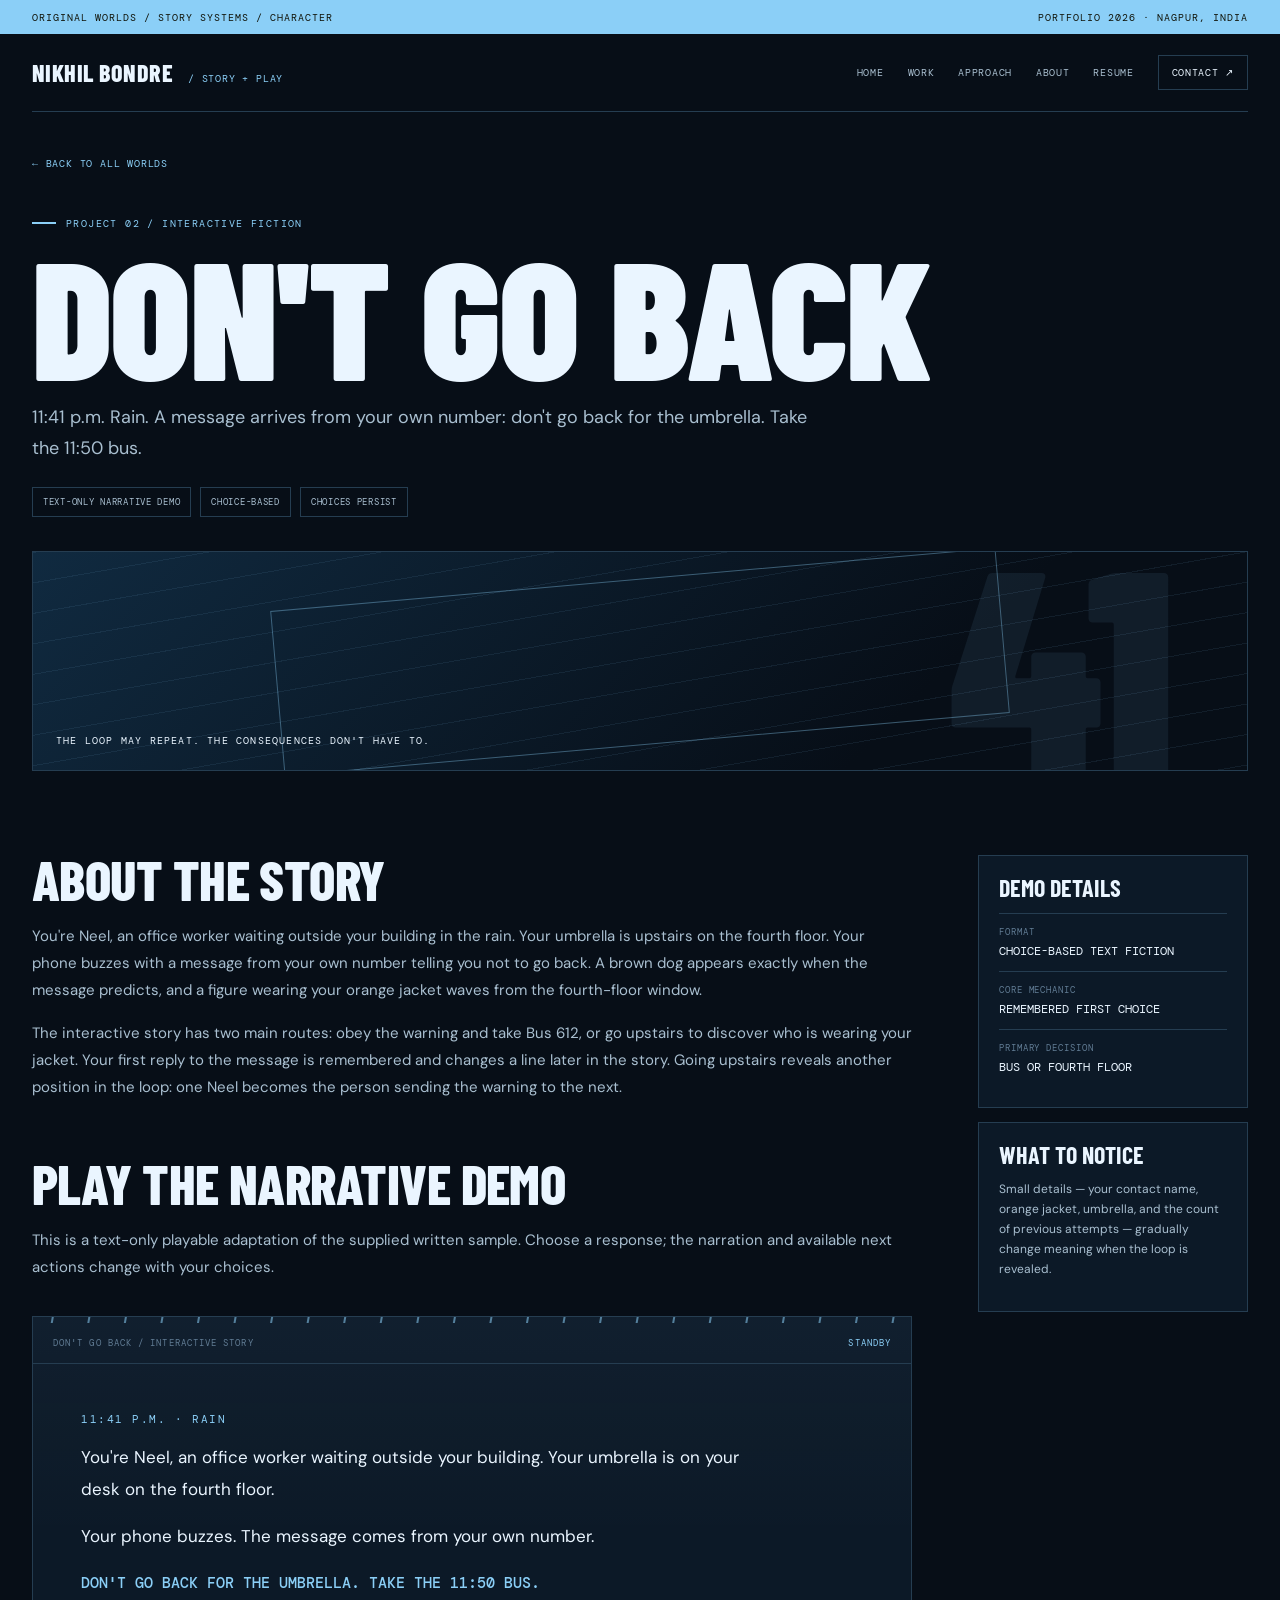
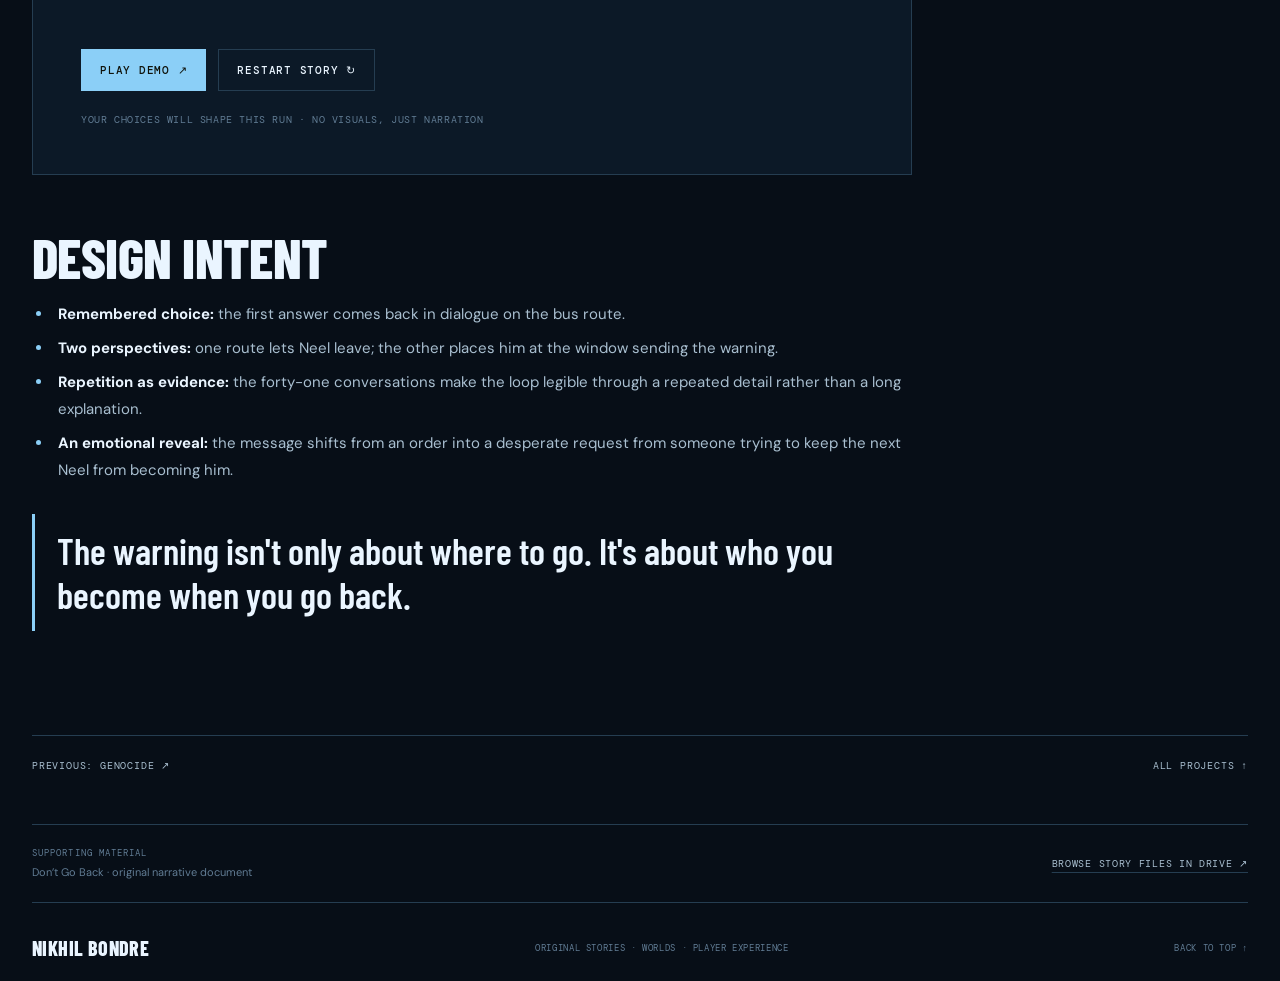
<file: dont-go-back.html>
<!doctype html><html lang="en"><head><meta charset="utf-8"><meta name="viewport" content="width=device-width,initial-scale=1"><meta name="description" content="Don’t Go Back — a choice-based interactive suspense story by Nikhil Bondre, with a playable text-only demo."><meta name="theme-color" content="#080a10"><title>Don’t Go Back | Nikhil Bondre</title><link rel="stylesheet" href="styles.css"></head><body class="theme-loop" id="top"><div class="topline"><span>ORIGINAL WORLDS / STORY SYSTEMS / CHARACTER</span><span>PORTFOLIO 2026 · NAGPUR, INDIA</span></div><header class="nav wrap"><a class="brand" href="index.html">NIKHIL BONDRE<em> / STORY + PLAY</em></a><button class="menu-toggle" aria-expanded="false" aria-label="Open menu">MENU ☰</button><nav class="navlinks"><a href="index.html">HOME</a><a href="index.html#work">WORK</a><a href="index.html#approach">APPROACH</a><a href="index.html#about">ABOUT</a><a href="resume.html">RESUME</a><a class="contact-link" href="index.html#contact">CONTACT ↗</a></nav></header><main><section class="project-hero wrap"><a class="back" href="index.html#work">← BACK TO ALL WORLDS</a><div class="eyebrow">PROJECT 02 / INTERACTIVE FICTION</div><h1 class="project-title">DON'T GO BACK</h1><p class="project-dek">11:41 p.m. Rain. A message arrives from your own number: don't go back for the umbrella. Take the 11:50 bus.</p><div class="project-meta"><span>TEXT-ONLY NARRATIVE DEMO</span><span>CHOICE-BASED</span><span>CHOICES PERSIST</span></div><div class="project-banner"><span class="banner-label">THE LOOP MAY REPEAT. THE CONSEQUENCES DON'T HAVE TO.</span></div></section>
<section class="page-content wrap"><article class="prose"><h2>About the story</h2><p>You're Neel, an office worker waiting outside your building in the rain. Your umbrella is upstairs on the fourth floor. Your phone buzzes with a message from your own number telling you not to go back. A brown dog appears exactly when the message predicts, and a figure wearing your orange jacket waves from the fourth-floor window.</p><p>The interactive story has two main routes: obey the warning and take Bus 612, or go upstairs to discover who is wearing your jacket. Your first reply to the message is remembered and changes a line later in the story. Going upstairs reveals another position in the loop: one Neel becomes the person sending the warning to the next.</p><h2>Play the narrative demo</h2><p>This is a text-only playable adaptation of the supplied written sample. Choose a response; the narration and available next actions change with your choices.</p><div class="demo-shell" id="demo"><div class="rain-strip"></div><div class="demo-top"><span>DON'T GO BACK / INTERACTIVE STORY</span><span class="live" id="demo-stage">STANDBY</span></div><div class="demo-body"><div class="demo-time" id="demo-time">11:41 P.M. · RAIN</div><div class="demo-narration" id="demo-text"><p>You're Neel, an office worker waiting outside your building. Your umbrella is on your desk on the fourth floor.</p><p>Your phone buzzes. The message comes from your own number.</p></div><div class="demo-dialogue" id="demo-dialogue">DON'T GO BACK FOR THE UMBRELLA. TAKE THE 11:50 BUS.</div><div class="demo-choices" id="demo-choices" hidden></div><div class="demo-start"><button class="button" id="play-demo">PLAY DEMO ↗</button><button class="button outline" id="restart-demo" hidden>RESTART STORY ↻</button></div><div class="demo-status" id="demo-status">YOUR CHOICES WILL SHAPE THIS RUN · NO VISUALS, JUST NARRATION</div><div id="demo-ending" class="demo-ending" hidden><blockquote>“YOU DON'T HAVE TO SAVE ME. JUST DON'T BECOME ME.”</blockquote><p>Thanks for playing.</p><button class="button outline" id="play-again">PLAY AGAIN ↻</button></div></div></div>
<h2>Design intent</h2><ul><li><strong>Remembered choice:</strong> the first answer comes back in dialogue on the bus route.</li><li><strong>Two perspectives:</strong> one route lets Neel leave; the other places him at the window sending the warning.</li><li><strong>Repetition as evidence:</strong> the forty-one conversations make the loop legible through a repeated detail rather than a long explanation.</li><li><strong>An emotional reveal:</strong> the message shifts from an order into a desperate request from someone trying to keep the next Neel from becoming him.</li></ul><blockquote>The warning isn't only about where to go. It's about who you become when you go back.</blockquote></article><aside class="sidebar"><div class="fact-panel"><h3>Demo details</h3><div class="fact-kv"><span>Format</span><strong>CHOICE-BASED TEXT FICTION</strong></div><div class="fact-kv"><span>Core mechanic</span><strong>REMEMBERED FIRST CHOICE</strong></div><div class="fact-kv"><span>Primary decision</span><strong>BUS OR FOURTH FLOOR</strong></div></div><div class="fact-panel"><h3>What to notice</h3><p>Small details — your contact name, orange jacket, umbrella, and the count of previous attempts — gradually change meaning when the loop is revealed.</p></div></aside></section><div class="wrap next-project"><a href="genocide.html">PREVIOUS: GENOCIDE ↗</a><a href="index.html#work">ALL PROJECTS ↑</a></div><div class="wrap project-drive"><div><span class="project-drive-kicker">SUPPORTING MATERIAL</span><small>Don’t Go Back · original narrative document</small></div><a href="https://drive.google.com/drive/folders/11gBWJgcj7ZG90DqXol7uupyNwhZz7pmo?usp=drive_link" target="_blank" rel="noopener noreferrer">BROWSE STORY FILES IN DRIVE ↗</a></div></main><footer class="wrap"><a class="brand" href="index.html">NIKHIL BONDRE</a><span>ORIGINAL STORIES · WORLDS · PLAYER EXPERIENCE</span><a href="#top">BACK TO TOP ↑</a></footer><script src="script.js"></script><script src="dont-go-back.js"></script></body></html>
</file>
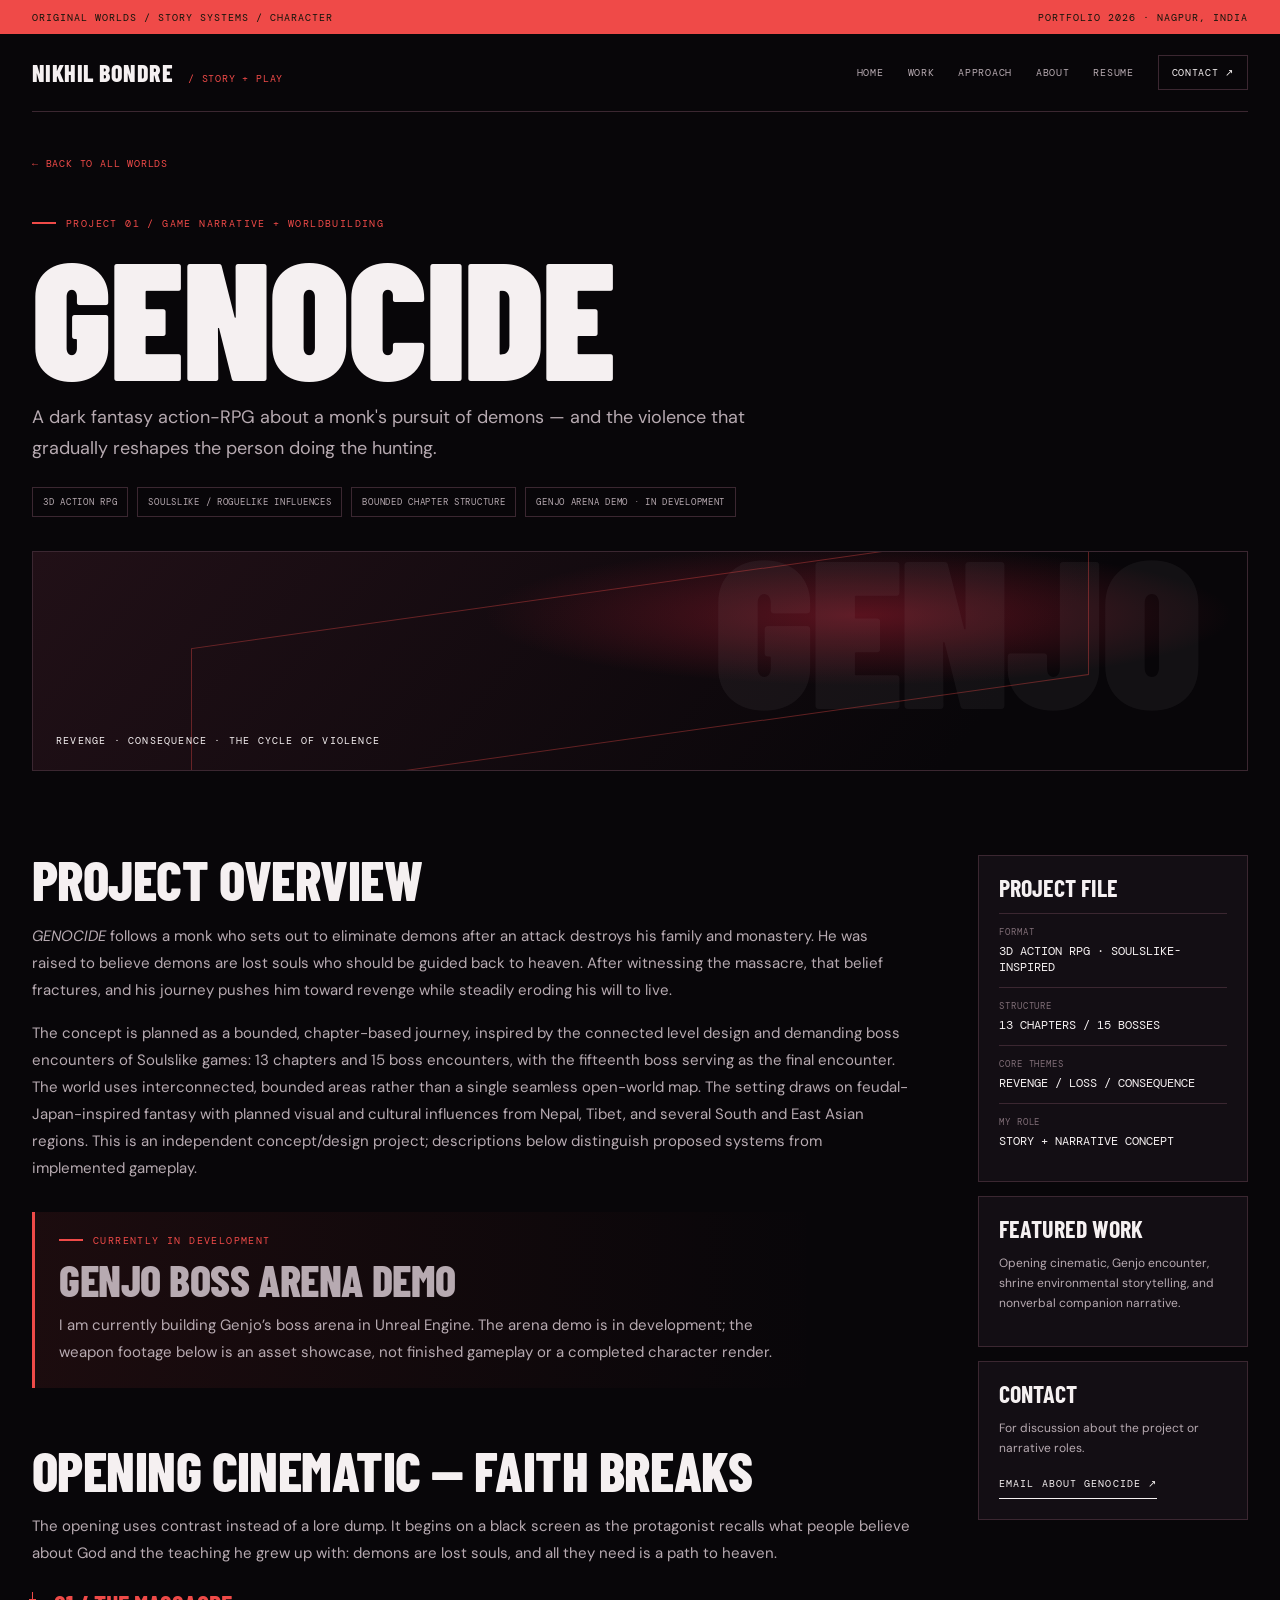
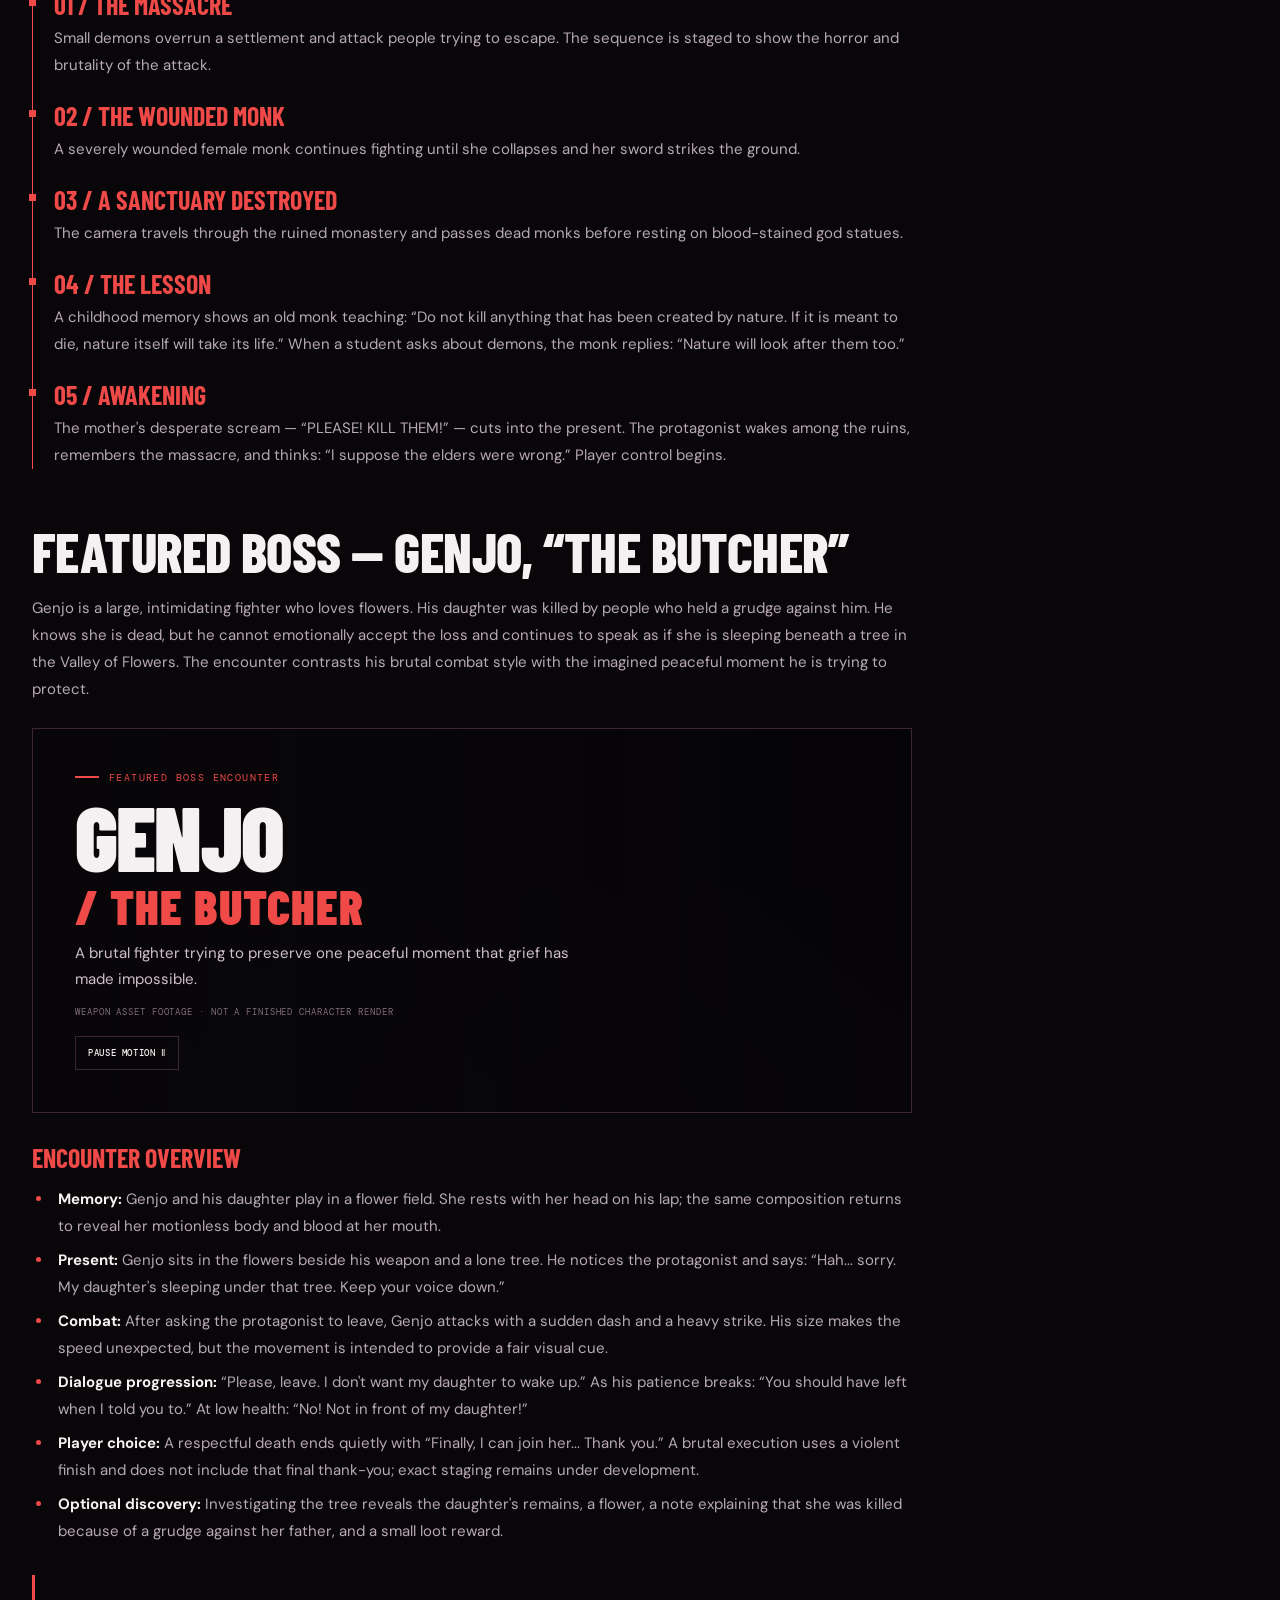
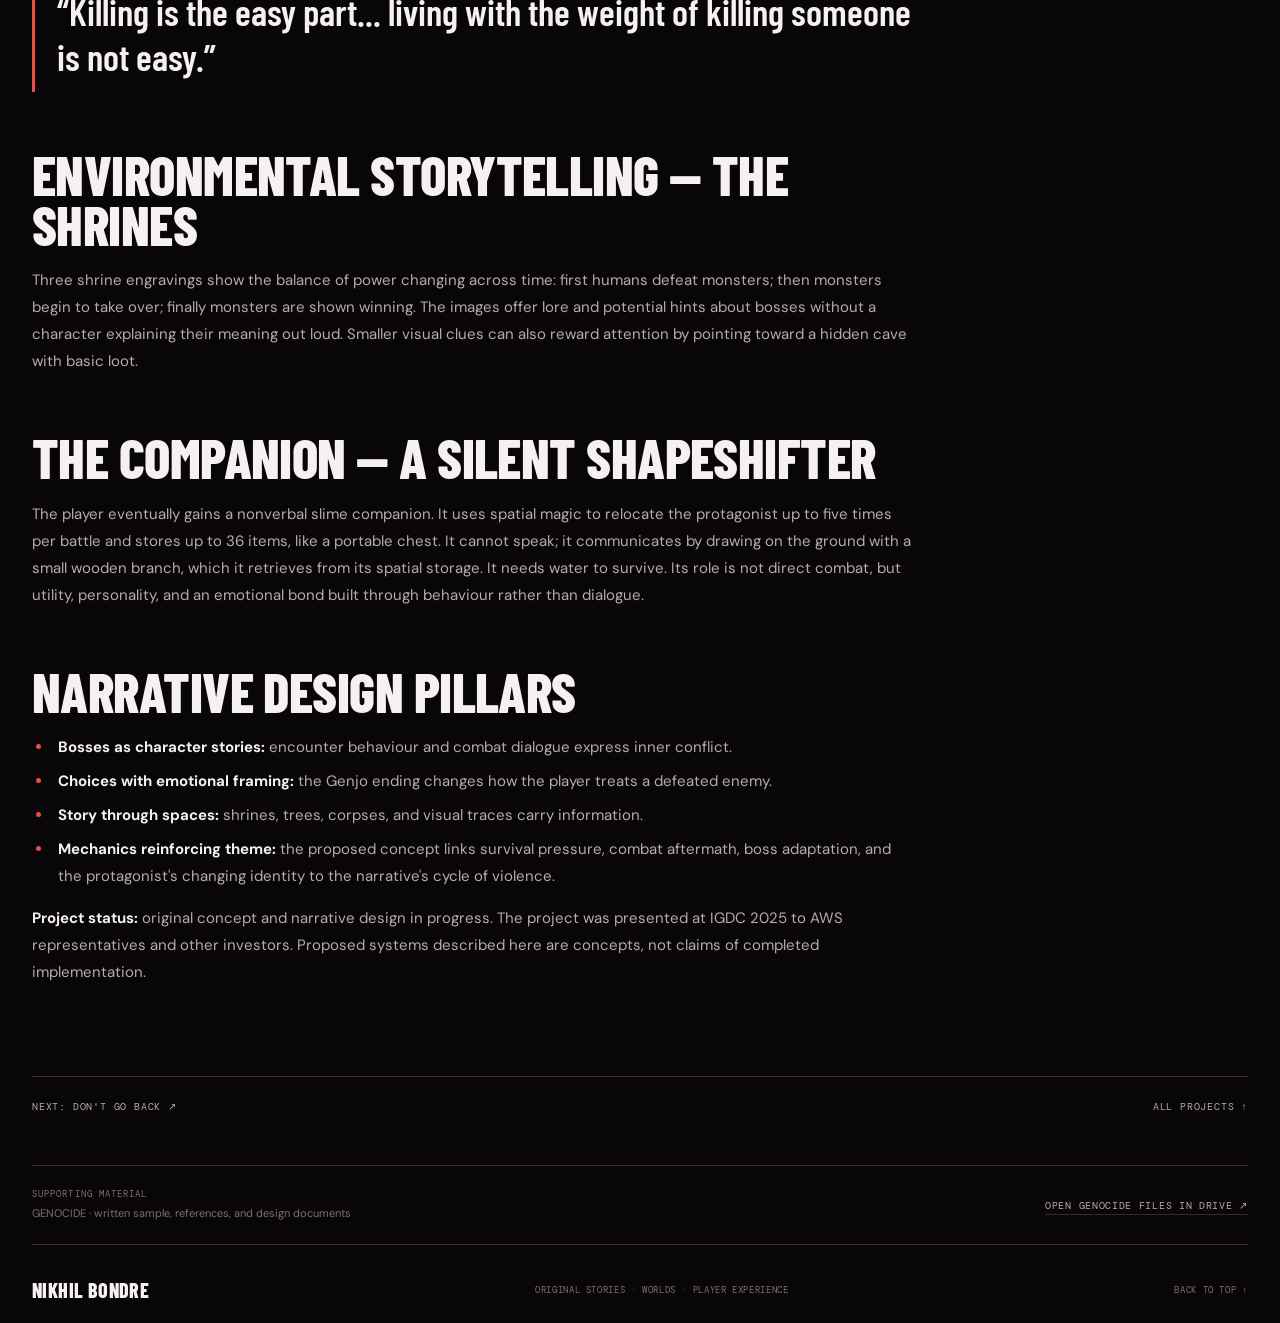
<file: genocide.html>
<!doctype html><html lang="en"><head><meta charset="utf-8"><meta name="viewport" content="width=device-width,initial-scale=1"><meta name="description" content="GENOCIDE — dark fantasy action-RPG concept, opening cinematic, Genjo boss encounter, worldbuilding and narrative design by Nikhil Bondre."><meta name="theme-color" content="#080a10"><title>GENOCIDE | Nikhil Bondre</title><link rel="stylesheet" href="styles.css"></head><body class="theme-genocide" id="top"><div class="topline"><span>ORIGINAL WORLDS / STORY SYSTEMS / CHARACTER</span><span>PORTFOLIO 2026 · NAGPUR, INDIA</span></div><header class="nav wrap"><a class="brand" href="index.html">NIKHIL BONDRE<em> / STORY + PLAY</em></a><button class="menu-toggle" aria-expanded="false" aria-label="Open menu">MENU ☰</button><nav class="navlinks"><a href="index.html">HOME</a><a href="index.html#work">WORK</a><a href="index.html#approach">APPROACH</a><a href="index.html#about">ABOUT</a><a href="resume.html">RESUME</a><a class="contact-link" href="index.html#contact">CONTACT ↗</a></nav></header><main><section class="project-hero wrap"><a class="back" href="index.html#work">← BACK TO ALL WORLDS</a><div class="eyebrow">PROJECT 01 / GAME NARRATIVE + WORLDBUILDING</div><h1 class="project-title">GENOCIDE</h1><p class="project-dek">A dark fantasy action-RPG about a monk's pursuit of demons — and the violence that gradually reshapes the person doing the hunting.</p><div class="project-meta"><span>3D ACTION RPG</span><span>SOULSLIKE / ROGUELIKE INFLUENCES</span><span>BOUNDED CHAPTER STRUCTURE</span><span>GENJO ARENA DEMO · IN DEVELOPMENT</span></div><div class="project-banner"><span class="banner-label">REVENGE · CONSEQUENCE · THE CYCLE OF VIOLENCE</span></div></section>
<section class="page-content wrap"><article class="prose"><h2>Project overview</h2><p><em>GENOCIDE</em> follows a monk who sets out to eliminate demons after an attack destroys his family and monastery. He was raised to believe demons are lost souls who should be guided back to heaven. After witnessing the massacre, that belief fractures, and his journey pushes him toward revenge while steadily eroding his will to live.</p><p>The concept is planned as a bounded, chapter-based journey, inspired by the connected level design and demanding boss encounters of Soulslike games: 13 chapters and 15 boss encounters, with the fifteenth boss serving as the final encounter. The world uses interconnected, bounded areas rather than a single seamless open-world map. The setting draws on feudal-Japan-inspired fantasy with planned visual and cultural influences from Nepal, Tibet, and several South and East Asian regions. This is an independent concept/design project; descriptions below distinguish proposed systems from implemented gameplay.</p>
<div class="development-note"><div class="eyebrow">CURRENTLY IN DEVELOPMENT</div><h2>Genjo boss arena demo</h2><p>I am currently building Genjo’s boss arena in Unreal Engine. The arena demo is in development; the weapon footage below is an asset showcase, not finished gameplay or a completed character render.</p></div><h2>Opening cinematic — faith breaks</h2><p>The opening uses contrast instead of a lore dump. It begins on a black screen as the protagonist recalls what people believe about God and the teaching he grew up with: demons are lost souls, and all they need is a path to heaven.</p><div class="mini-timeline"><article><h3>01 / The massacre</h3><p>Small demons overrun a settlement and attack people trying to escape. The sequence is staged to show the horror and brutality of the attack.</p></article><article><h3>02 / The wounded monk</h3><p>A severely wounded female monk continues fighting until she collapses and her sword strikes the ground.</p></article><article><h3>03 / A sanctuary destroyed</h3><p>The camera travels through the ruined monastery and passes dead monks before resting on blood-stained god statues.</p></article><article><h3>04 / The lesson</h3><p>A childhood memory shows an old monk teaching: “Do not kill anything that has been created by nature. If it is meant to die, nature itself will take its life.” When a student asks about demons, the monk replies: “Nature will look after them too.”</p></article><article><h3>05 / Awakening</h3><p>The mother's desperate scream — “PLEASE! KILL THEM!” — cuts into the present. The protagonist wakes among the ruins, remembers the massacre, and thinks: “I suppose the elders were wrong.” Player control begins.</p></article></div>
<h2>Featured boss — Genjo, “The Butcher”</h2><p>Genjo is a large, intimidating fighter who loves flowers. His daughter was killed by people who held a grudge against him. He knows she is dead, but he cannot emotionally accept the loss and continues to speak as if she is sleeping beneath a tree in the Valley of Flowers. The encounter contrasts his brutal combat style with the imagined peaceful moment he is trying to protect.</p><div class="genjo-showcase"><video id="genjo-ambient-video" autoplay muted loop playsinline preload="metadata" aria-label="Ambient loop of the Genjo weapon 3D asset"><source src="assets/genjo-weapon-showcase.mp4" type="video/mp4">Your browser does not support embedded video.</video><div class="genjo-overlay"><div class="eyebrow">FEATURED BOSS ENCOUNTER</div><h2>GENJO <span>/ THE BUTCHER</span></h2><p>A brutal fighter trying to preserve one peaceful moment that grief has made impossible.</p><div class="genjo-media-note">WEAPON ASSET FOOTAGE · NOT A FINISHED CHARACTER RENDER</div><button class="button outline" id="toggle-genjo-video" type="button">PAUSE MOTION Ⅱ</button></div></div><h3>Encounter overview</h3><ul><li><strong>Memory:</strong> Genjo and his daughter play in a flower field. She rests with her head on his lap; the same composition returns to reveal her motionless body and blood at her mouth.</li><li><strong>Present:</strong> Genjo sits in the flowers beside his weapon and a lone tree. He notices the protagonist and says: “Hah... sorry. My daughter's sleeping under that tree. Keep your voice down.”</li><li><strong>Combat:</strong> After asking the protagonist to leave, Genjo attacks with a sudden dash and a heavy strike. His size makes the speed unexpected, but the movement is intended to provide a fair visual cue.</li><li><strong>Dialogue progression:</strong> “Please, leave. I don't want my daughter to wake up.” As his patience breaks: “You should have left when I told you to.” At low health: “No! Not in front of my daughter!”</li><li><strong>Player choice:</strong> A respectful death ends quietly with “Finally, I can join her... Thank you.” A brutal execution uses a violent finish and does not include that final thank-you; exact staging remains under development.</li><li><strong>Optional discovery:</strong> Investigating the tree reveals the daughter's remains, a flower, a note explaining that she was killed because of a grudge against her father, and a small loot reward.</li></ul><blockquote>“Killing is the easy part... living with the weight of killing someone is not easy.”</blockquote>
<h2>Environmental storytelling — the shrines</h2><p>Three shrine engravings show the balance of power changing across time: first humans defeat monsters; then monsters begin to take over; finally monsters are shown winning. The images offer lore and potential hints about bosses without a character explaining their meaning out loud. Smaller visual clues can also reward attention by pointing toward a hidden cave with basic loot.</p>
<h2>The companion — a silent shapeshifter</h2><p>The player eventually gains a nonverbal slime companion. It uses spatial magic to relocate the protagonist up to five times per battle and stores up to 36 items, like a portable chest. It cannot speak; it communicates by drawing on the ground with a small wooden branch, which it retrieves from its spatial storage. It needs water to survive. Its role is not direct combat, but utility, personality, and an emotional bond built through behaviour rather than dialogue.</p>
<h2>Narrative design pillars</h2><ul><li><strong>Bosses as character stories:</strong> encounter behaviour and combat dialogue express inner conflict.</li><li><strong>Choices with emotional framing:</strong> the Genjo ending changes how the player treats a defeated enemy.</li><li><strong>Story through spaces:</strong> shrines, trees, corpses, and visual traces carry information.</li><li><strong>Mechanics reinforcing theme:</strong> the proposed concept links survival pressure, combat aftermath, boss adaptation, and the protagonist's changing identity to the narrative's cycle of violence.</li></ul><p><strong>Project status:</strong> original concept and narrative design in progress. The project was presented at IGDC 2025 to AWS representatives and other investors. Proposed systems described here are concepts, not claims of completed implementation.</p></article><aside class="sidebar"><div class="fact-panel"><h3>Project file</h3><div class="fact-kv"><span>Format</span><strong>3D ACTION RPG · SOULSLIKE-INSPIRED</strong></div><div class="fact-kv"><span>Structure</span><strong>13 CHAPTERS / 15 BOSSES</strong></div><div class="fact-kv"><span>Core themes</span><strong>REVENGE / LOSS / CONSEQUENCE</strong></div><div class="fact-kv"><span>My role</span><strong>STORY + NARRATIVE CONCEPT</strong></div></div><div class="fact-panel"><h3>Featured work</h3><p>Opening cinematic, Genjo encounter, shrine environmental storytelling, and nonverbal companion narrative.</p></div><div class="fact-panel"><h3>Contact</h3><p>For discussion about the project or narrative roles.</p><a class="text-link" href="mailto:nikhilbondre.work@gmail.com?subject=GENOCIDE%20Portfolio">EMAIL ABOUT GENOCIDE ↗</a></div></aside></section><div class="wrap next-project"><a href="dont-go-back.html">NEXT: DON'T GO BACK ↗</a><a href="index.html#work">ALL PROJECTS ↑</a></div><div class="wrap project-drive"><div><span class="project-drive-kicker">SUPPORTING MATERIAL</span><small>GENOCIDE · written sample, references, and design documents</small></div><a href="https://drive.google.com/drive/folders/1CnrHkJ5PWFpc6hanSZ46exAcIaFxcHCg?usp=drive_link" target="_blank" rel="noopener noreferrer">OPEN GENOCIDE FILES IN DRIVE ↗</a></div></main><footer class="wrap"><a class="brand" href="index.html">NIKHIL BONDRE</a><span>ORIGINAL STORIES · WORLDS · PLAYER EXPERIENCE</span><a href="#top">BACK TO TOP ↑</a></footer><script src="script.js"></script></body></html>
</file>
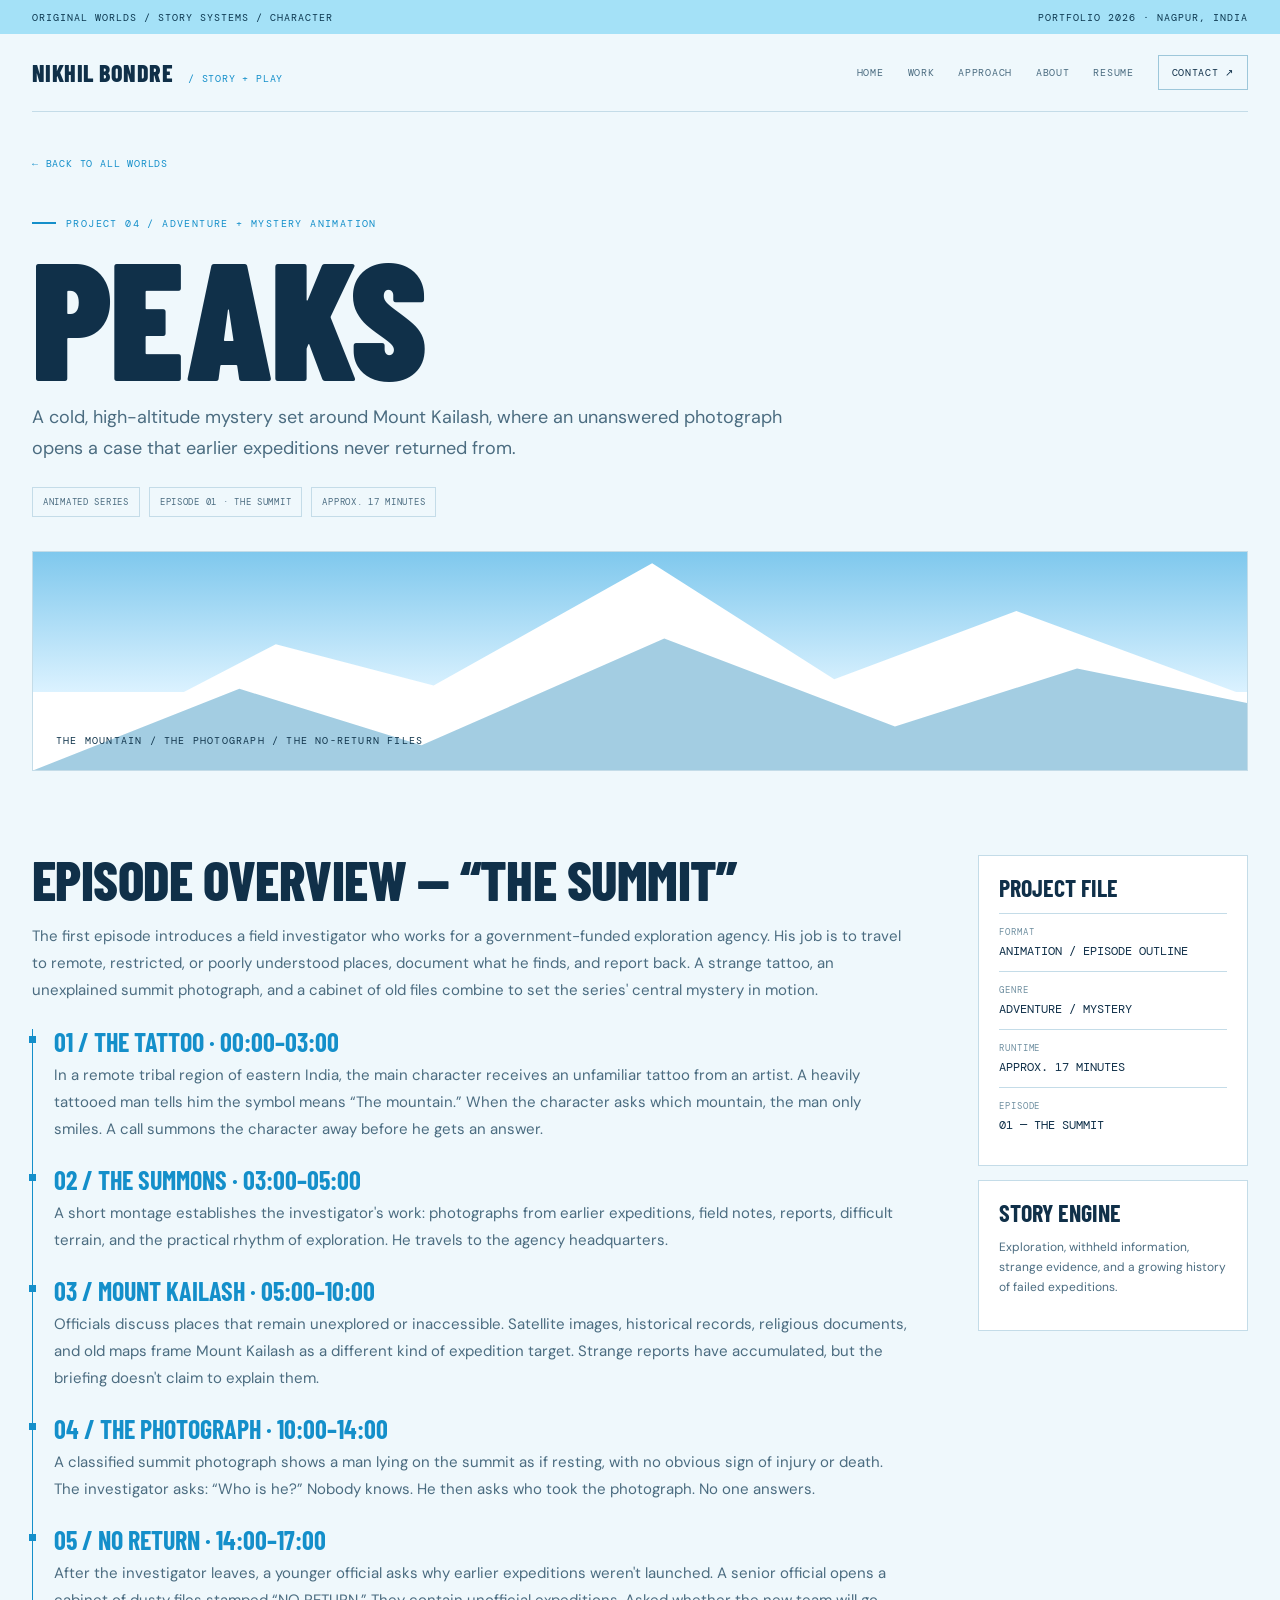
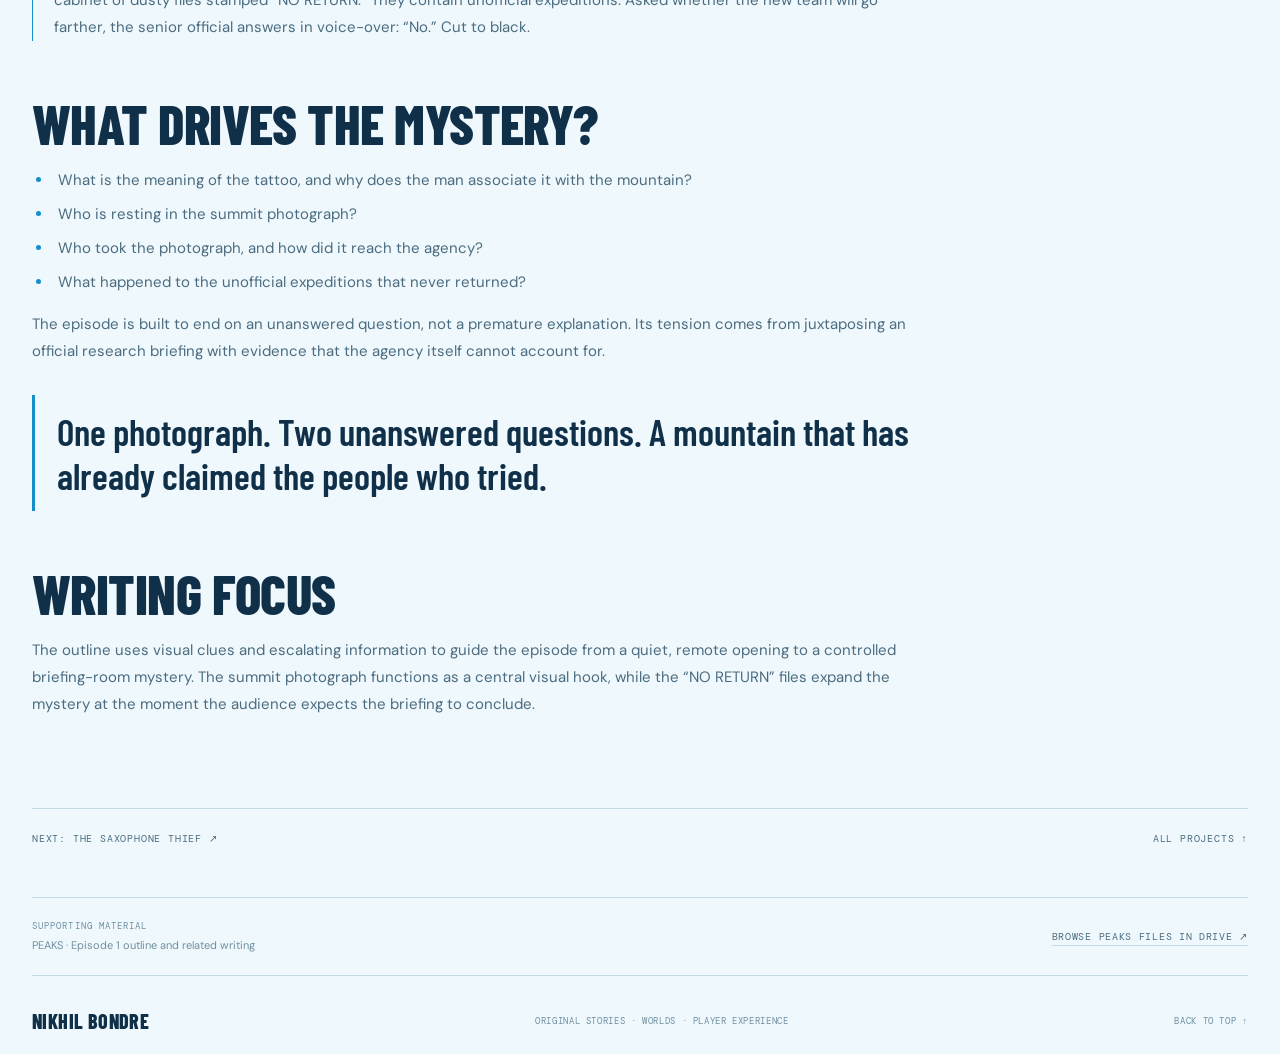
<file: peaks.html>
<!doctype html><html lang="en"><head><meta charset="utf-8"><meta name="viewport" content="width=device-width,initial-scale=1"><meta name="description" content="PEAKS — adventure and mystery animation, Episode 1 The Summit, an original story by Nikhil Bondre."><meta name="theme-color" content="#080a10"><title>PEAKS | Nikhil Bondre</title><link rel="stylesheet" href="styles.css"></head><body class="theme-peaks" id="top"><div class="topline"><span>ORIGINAL WORLDS / STORY SYSTEMS / CHARACTER</span><span>PORTFOLIO 2026 · NAGPUR, INDIA</span></div><header class="nav wrap"><a class="brand" href="index.html">NIKHIL BONDRE<em> / STORY + PLAY</em></a><button class="menu-toggle" aria-expanded="false" aria-label="Open menu">MENU ☰</button><nav class="navlinks"><a href="index.html">HOME</a><a href="index.html#work">WORK</a><a href="index.html#approach">APPROACH</a><a href="index.html#about">ABOUT</a><a href="resume.html">RESUME</a><a class="contact-link" href="index.html#contact">CONTACT ↗</a></nav></header><main><section class="project-hero wrap"><a class="back" href="index.html#work">← BACK TO ALL WORLDS</a><div class="eyebrow">PROJECT 04 / ADVENTURE + MYSTERY ANIMATION</div><h1 class="project-title">PEAKS</h1><p class="project-dek">A cold, high-altitude mystery set around Mount Kailash, where an unanswered photograph opens a case that earlier expeditions never returned from.</p><div class="project-meta"><span>ANIMATED SERIES</span><span>EPISODE 01 · THE SUMMIT</span><span>APPROX. 17 MINUTES</span></div><div class="project-banner"><span class="banner-label">THE MOUNTAIN / THE PHOTOGRAPH / THE NO-RETURN FILES</span></div></section>
<section class="page-content wrap"><article class="prose"><h2>Episode overview — “The Summit”</h2><p>The first episode introduces a field investigator who works for a government-funded exploration agency. His job is to travel to remote, restricted, or poorly understood places, document what he finds, and report back. A strange tattoo, an unexplained summit photograph, and a cabinet of old files combine to set the series' central mystery in motion.</p><div class="mini-timeline"><article><h3>01 / The tattoo · 00:00–03:00</h3><p>In a remote tribal region of eastern India, the main character receives an unfamiliar tattoo from an artist. A heavily tattooed man tells him the symbol means “The mountain.” When the character asks which mountain, the man only smiles. A call summons the character away before he gets an answer.</p></article><article><h3>02 / The summons · 03:00–05:00</h3><p>A short montage establishes the investigator's work: photographs from earlier expeditions, field notes, reports, difficult terrain, and the practical rhythm of exploration. He travels to the agency headquarters.</p></article><article><h3>03 / Mount Kailash · 05:00–10:00</h3><p>Officials discuss places that remain unexplored or inaccessible. Satellite images, historical records, religious documents, and old maps frame Mount Kailash as a different kind of expedition target. Strange reports have accumulated, but the briefing doesn't claim to explain them.</p></article><article><h3>04 / The photograph · 10:00–14:00</h3><p>A classified summit photograph shows a man lying on the summit as if resting, with no obvious sign of injury or death. The investigator asks: “Who is he?” Nobody knows. He then asks who took the photograph. No one answers.</p></article><article><h3>05 / No return · 14:00–17:00</h3><p>After the investigator leaves, a younger official asks why earlier expeditions weren't launched. A senior official opens a cabinet of dusty files stamped “NO RETURN.” They contain unofficial expeditions. Asked whether the new team will go farther, the senior official answers in voice-over: “No.” Cut to black.</p></article></div>
<h2>What drives the mystery?</h2><ul><li>What is the meaning of the tattoo, and why does the man associate it with the mountain?</li><li>Who is resting in the summit photograph?</li><li>Who took the photograph, and how did it reach the agency?</li><li>What happened to the unofficial expeditions that never returned?</li></ul><p>The episode is built to end on an unanswered question, not a premature explanation. Its tension comes from juxtaposing an official research briefing with evidence that the agency itself cannot account for.</p><blockquote>One photograph. Two unanswered questions. A mountain that has already claimed the people who tried.</blockquote><h2>Writing focus</h2><p>The outline uses visual clues and escalating information to guide the episode from a quiet, remote opening to a controlled briefing-room mystery. The summit photograph functions as a central visual hook, while the “NO RETURN” files expand the mystery at the moment the audience expects the briefing to conclude.</p></article><aside class="sidebar"><div class="fact-panel"><h3>Project file</h3><div class="fact-kv"><span>Format</span><strong>ANIMATION / EPISODE OUTLINE</strong></div><div class="fact-kv"><span>Genre</span><strong>ADVENTURE / MYSTERY</strong></div><div class="fact-kv"><span>Runtime</span><strong>APPROX. 17 MINUTES</strong></div><div class="fact-kv"><span>Episode</span><strong>01 — THE SUMMIT</strong></div></div><div class="fact-panel"><h3>Story engine</h3><p>Exploration, withheld information, strange evidence, and a growing history of failed expeditions.</p></div></aside></section><div class="wrap next-project"><a href="saxophone-thief.html">NEXT: THE SAXOPHONE THIEF ↗</a><a href="index.html#work">ALL PROJECTS ↑</a></div><div class="wrap project-drive"><div><span class="project-drive-kicker">SUPPORTING MATERIAL</span><small>PEAKS · Episode 1 outline and related writing</small></div><a href="https://drive.google.com/drive/folders/1d6CUr_0FO7EOPeSddPHWi-DzetFctSIS?usp=drive_link" target="_blank" rel="noopener noreferrer">BROWSE PEAKS FILES IN DRIVE ↗</a></div></main><footer class="wrap"><a class="brand" href="index.html">NIKHIL BONDRE</a><span>ORIGINAL STORIES · WORLDS · PLAYER EXPERIENCE</span><a href="#top">BACK TO TOP ↑</a></footer><script src="script.js"></script></body></html>
</file>
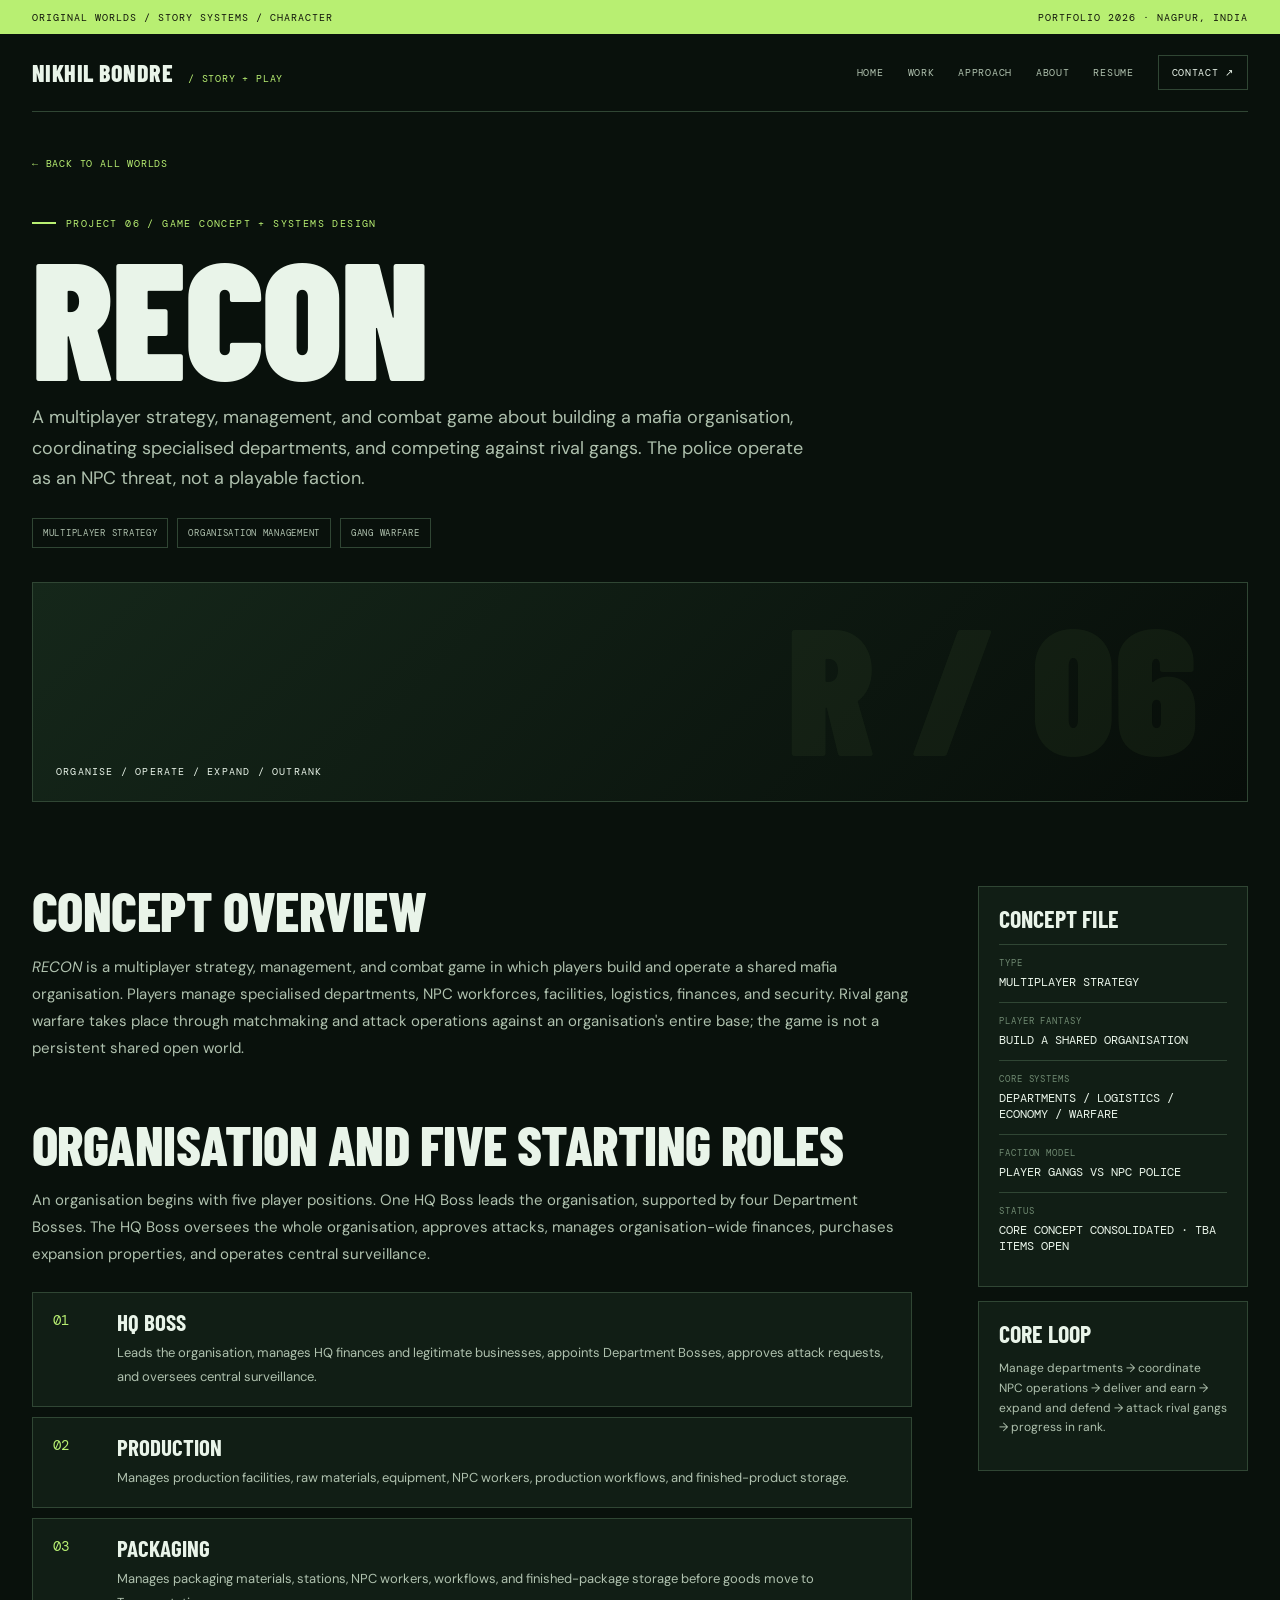
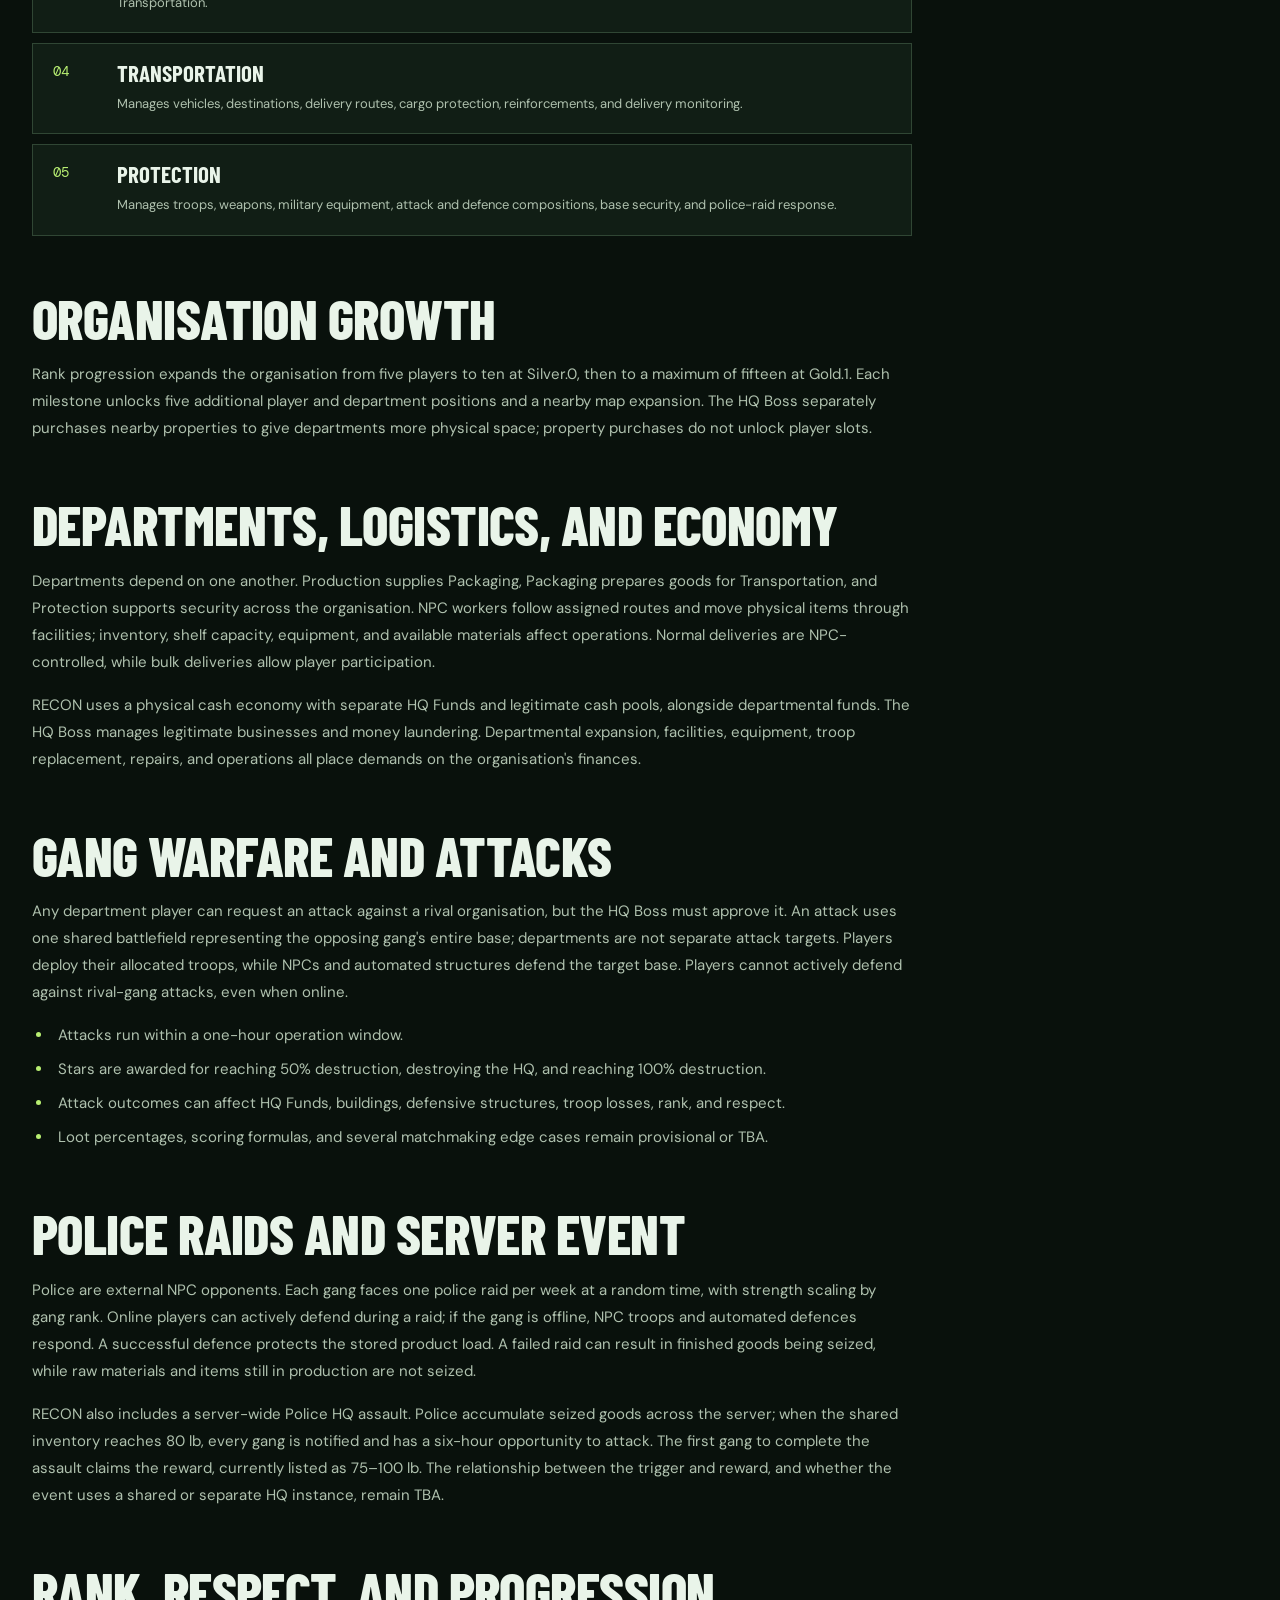
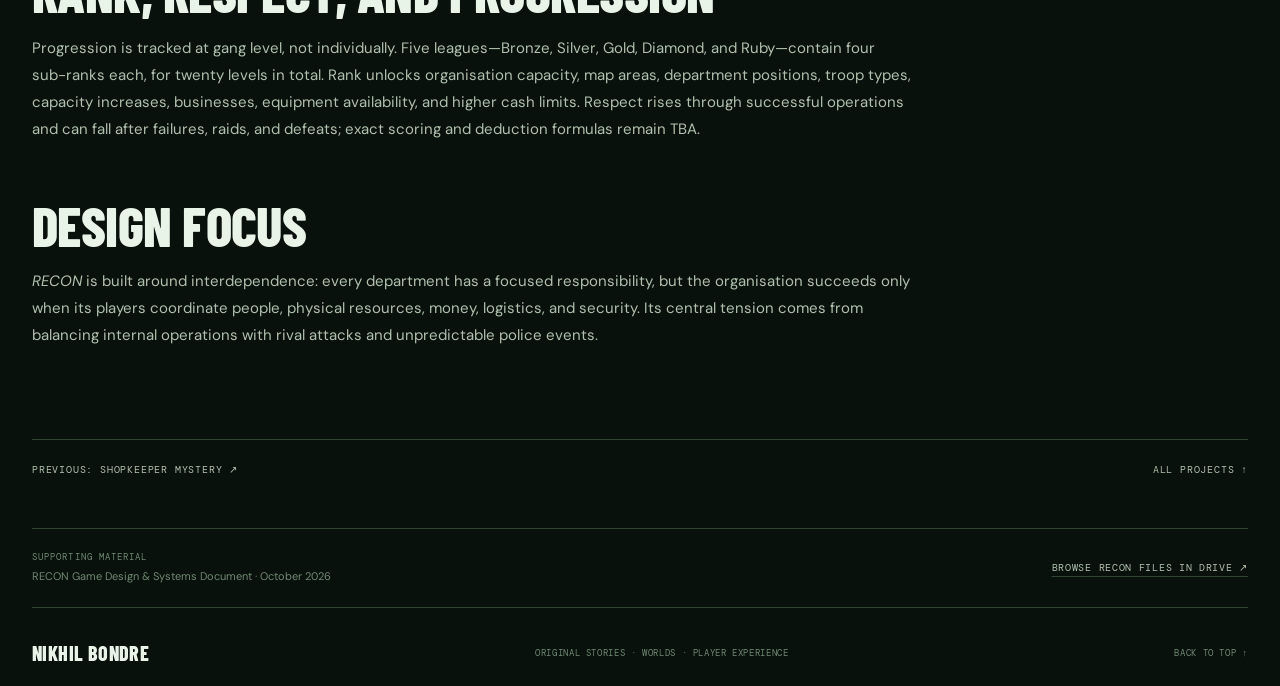
<file: recon.html>
<!doctype html><html lang="en"><head><meta charset="utf-8"><meta name="viewport" content="width=device-width,initial-scale=1"><meta name="description" content="RECON — multiplayer strategy, management, NPC logistics and faction warfare concept by Nikhil Bondre."><meta name="theme-color" content="#080a10"><title>RECON | Nikhil Bondre</title><link rel="stylesheet" href="styles.css"></head><body class="theme-recon" id="top"><div class="topline"><span>ORIGINAL WORLDS / STORY SYSTEMS / CHARACTER</span><span>PORTFOLIO 2026 · NAGPUR, INDIA</span></div><header class="nav wrap"><a class="brand" href="index.html">NIKHIL BONDRE<em> / STORY + PLAY</em></a><button class="menu-toggle" aria-expanded="false" aria-label="Open menu">MENU ☰</button><nav class="navlinks"><a href="index.html">HOME</a><a href="index.html#work">WORK</a><a href="index.html#approach">APPROACH</a><a href="index.html#about">ABOUT</a><a href="resume.html">RESUME</a><a class="contact-link" href="index.html#contact">CONTACT ↗</a></nav></header><main><section class="project-hero wrap"><a class="back" href="index.html#work">← BACK TO ALL WORLDS</a><div class="eyebrow">PROJECT 06 / GAME CONCEPT + SYSTEMS DESIGN</div><h1 class="project-title">RECON</h1><p class="project-dek">A multiplayer strategy, management, and combat game about building a mafia organisation, coordinating specialised departments, and competing against rival gangs. The police operate as an NPC threat, not a playable faction.</p><div class="project-meta"><span>MULTIPLAYER STRATEGY</span><span>ORGANISATION MANAGEMENT</span><span>GANG WARFARE</span></div><div class="project-banner"><span class="banner-label">ORGANISE / OPERATE / EXPAND / OUTRANK</span></div></section>
<section class="page-content wrap"><article class="prose">
<h2>Concept overview</h2>
<p><em>RECON</em> is a multiplayer strategy, management, and combat game in which players build and operate a shared mafia organisation. Players manage specialised departments, NPC workforces, facilities, logistics, finances, and security. Rival gang warfare takes place through matchmaking and attack operations against an organisation's entire base; the game is not a persistent shared open world.</p>
<h2>Organisation and five starting roles</h2>
<p>An organisation begins with five player positions. One HQ Boss leads the organisation, supported by four Department Bosses. The HQ Boss oversees the whole organisation, approves attacks, manages organisation-wide finances, purchases expansion properties, and operates central surveillance.</p>
<div class="chapter-list">
<article class="chapter"><span class="num">01</span><div><h3>HQ Boss</h3><p>Leads the organisation, manages HQ finances and legitimate businesses, appoints Department Bosses, approves attack requests, and oversees central surveillance.</p></div></article>
<article class="chapter"><span class="num">02</span><div><h3>Production</h3><p>Manages production facilities, raw materials, equipment, NPC workers, production workflows, and finished-product storage.</p></div></article>
<article class="chapter"><span class="num">03</span><div><h3>Packaging</h3><p>Manages packaging materials, stations, NPC workers, workflows, and finished-package storage before goods move to Transportation.</p></div></article>
<article class="chapter"><span class="num">04</span><div><h3>Transportation</h3><p>Manages vehicles, destinations, delivery routes, cargo protection, reinforcements, and delivery monitoring.</p></div></article>
<article class="chapter"><span class="num">05</span><div><h3>Protection</h3><p>Manages troops, weapons, military equipment, attack and defence compositions, base security, and police-raid response.</p></div></article>
</div>
<h2>Organisation growth</h2>
<p>Rank progression expands the organisation from five players to ten at Silver.0, then to a maximum of fifteen at Gold.1. Each milestone unlocks five additional player and department positions and a nearby map expansion. The HQ Boss separately purchases nearby properties to give departments more physical space; property purchases do not unlock player slots.</p>
<h2>Departments, logistics, and economy</h2>
<p>Departments depend on one another. Production supplies Packaging, Packaging prepares goods for Transportation, and Protection supports security across the organisation. NPC workers follow assigned routes and move physical items through facilities; inventory, shelf capacity, equipment, and available materials affect operations. Normal deliveries are NPC-controlled, while bulk deliveries allow player participation.</p>
<p>RECON uses a physical cash economy with separate HQ Funds and legitimate cash pools, alongside departmental funds. The HQ Boss manages legitimate businesses and money laundering. Departmental expansion, facilities, equipment, troop replacement, repairs, and operations all place demands on the organisation's finances.</p>
<h2>Gang warfare and attacks</h2>
<p>Any department player can request an attack against a rival organisation, but the HQ Boss must approve it. An attack uses one shared battlefield representing the opposing gang's entire base; departments are not separate attack targets. Players deploy their allocated troops, while NPCs and automated structures defend the target base. Players cannot actively defend against rival-gang attacks, even when online.</p>
<ul>
<li>Attacks run within a one-hour operation window.</li>
<li>Stars are awarded for reaching 50% destruction, destroying the HQ, and reaching 100% destruction.</li>
<li>Attack outcomes can affect HQ Funds, buildings, defensive structures, troop losses, rank, and respect.</li>
<li>Loot percentages, scoring formulas, and several matchmaking edge cases remain provisional or TBA.</li>
</ul>
<h2>Police raids and server event</h2>
<p>Police are external NPC opponents. Each gang faces one police raid per week at a random time, with strength scaling by gang rank. Online players can actively defend during a raid; if the gang is offline, NPC troops and automated defences respond. A successful defence protects the stored product load. A failed raid can result in finished goods being seized, while raw materials and items still in production are not seized.</p>
<p>RECON also includes a server-wide Police HQ assault. Police accumulate seized goods across the server; when the shared inventory reaches 80 lb, every gang is notified and has a six-hour opportunity to attack. The first gang to complete the assault claims the reward, currently listed as 75–100 lb. The relationship between the trigger and reward, and whether the event uses a shared or separate HQ instance, remain TBA.</p>
<h2>Rank, respect, and progression</h2>
<p>Progression is tracked at gang level, not individually. Five leagues—Bronze, Silver, Gold, Diamond, and Ruby—contain four sub-ranks each, for twenty levels in total. Rank unlocks organisation capacity, map areas, department positions, troop types, capacity increases, businesses, equipment availability, and higher cash limits. Respect rises through successful operations and can fall after failures, raids, and defeats; exact scoring and deduction formulas remain TBA.</p>
<h2>Design focus</h2>
<p><em>RECON</em> is built around interdependence: every department has a focused responsibility, but the organisation succeeds only when its players coordinate people, physical resources, money, logistics, and security. Its central tension comes from balancing internal operations with rival attacks and unpredictable police events.</p>
</article><aside class="sidebar"><div class="fact-panel"><h3>Concept file</h3><div class="fact-kv"><span>Type</span><strong>MULTIPLAYER STRATEGY</strong></div><div class="fact-kv"><span>Player fantasy</span><strong>BUILD A SHARED ORGANISATION</strong></div><div class="fact-kv"><span>Core systems</span><strong>DEPARTMENTS / LOGISTICS / ECONOMY / WARFARE</strong></div><div class="fact-kv"><span>Faction model</span><strong>PLAYER GANGS VS NPC POLICE</strong></div><div class="fact-kv"><span>Status</span><strong>CORE CONCEPT CONSOLIDATED · TBA ITEMS OPEN</strong></div></div><div class="fact-panel"><h3>Core loop</h3><p>Manage departments → coordinate NPC operations → deliver and earn → expand and defend → attack rival gangs → progress in rank.</p></div></aside></section><div class="wrap next-project"><a href="shopkeeper-mystery.html">PREVIOUS: SHOPKEEPER MYSTERY ↗</a><a href="index.html#work">ALL PROJECTS ↑</a></div><div class="wrap project-drive"><div><span class="project-drive-kicker">SUPPORTING MATERIAL</span><small>RECON Game Design & Systems Document · October 2026</small></div><a href="https://drive.google.com/drive/folders/1vfsdk3ZDC_NrAYksCYZAhXu-lzm9Tbaa?usp=drive_link" target="_blank" rel="noopener noreferrer">BROWSE RECON FILES IN DRIVE ↗</a></div></main><footer class="wrap"><a class="brand" href="index.html">NIKHIL BONDRE</a><span>ORIGINAL STORIES · WORLDS · PLAYER EXPERIENCE</span><a href="#top">BACK TO TOP ↑</a></footer><script src="script.js"></script></body></html>
</file>
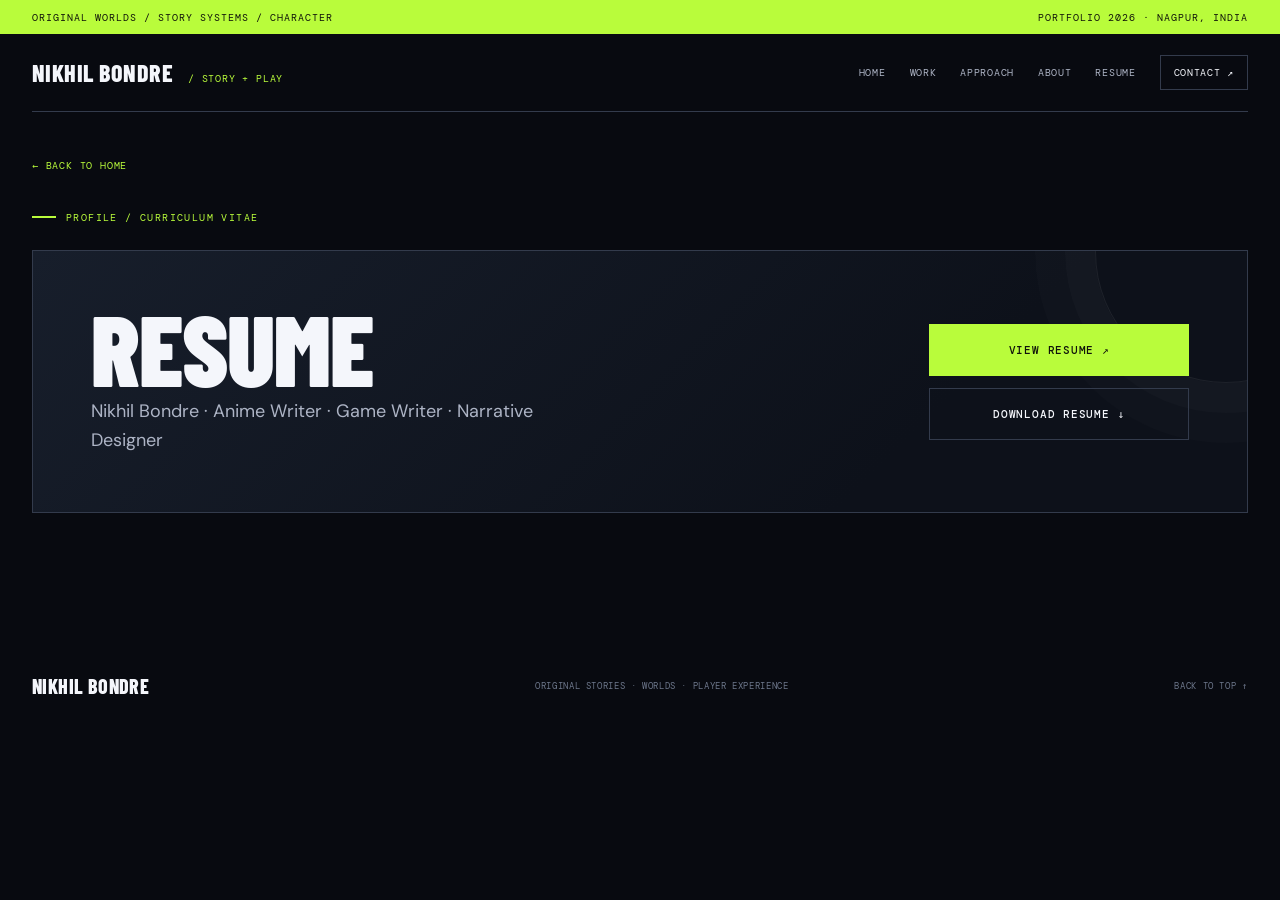
<file: resume.html>
<!doctype html>
<html lang="en">
<head>
<meta charset="utf-8">
<meta name="viewport" content="width=device-width,initial-scale=1,viewport-fit=cover">
<meta name="description" content="Resume of Nikhil Bondre — anime writer, game writer and narrative designer.">
<meta name="theme-color" content="#080a10">
<title>Resume | Nikhil Bondre</title>
<link rel="stylesheet" href="styles.css">
</head>
<body class="theme-resume" id="top">
<div class="topline"><span>ORIGINAL WORLDS / STORY SYSTEMS / CHARACTER</span><span>PORTFOLIO 2026 · NAGPUR, INDIA</span></div>
<header class="nav wrap"><a class="brand" href="index.html">NIKHIL BONDRE<em> / STORY + PLAY</em></a><button class="menu-toggle" aria-expanded="false" aria-label="Open menu">MENU ☰</button><nav class="navlinks"><a href="index.html">HOME</a><a href="index.html#work">WORK</a><a href="index.html#approach">APPROACH</a><a href="index.html#about">ABOUT</a><a href="resume.html" aria-current="page">RESUME</a><a class="contact-link" href="index.html#contact">CONTACT ↗</a></nav></header>
<main class="wrap resume-page"><a class="back" href="index.html">← BACK TO HOME</a><div class="eyebrow">PROFILE / CURRICULUM VITAE</div>
<section class="resume-actions" aria-labelledby="resume-title">
  <div class="resume-actions-copy">
    <h1 id="resume-title" class="project-title">RESUME</h1>
    <p class="project-dek">Nikhil Bondre · Anime Writer · Game Writer · Narrative Designer</p>
  </div>
  <div class="resume-actions-buttons">
    <a class="button resume-action-primary" href="assets/Nikhil-Bondre-Resume.pdf" target="_blank" rel="noopener">VIEW RESUME ↗</a>
    <a class="button resume-action-secondary" href="assets/Nikhil-Bondre-Resume.pdf" download="Nikhil-Bondre-Resume.pdf">DOWNLOAD RESUME ↓</a>
  </div>
</section>
</main>
<footer class="wrap"><a class="brand" href="index.html">NIKHIL BONDRE</a><span>ORIGINAL STORIES · WORLDS · PLAYER EXPERIENCE</span><a href="#top">BACK TO TOP ↑</a></footer>
<script src="script.js"></script>
</body></html>
</file>
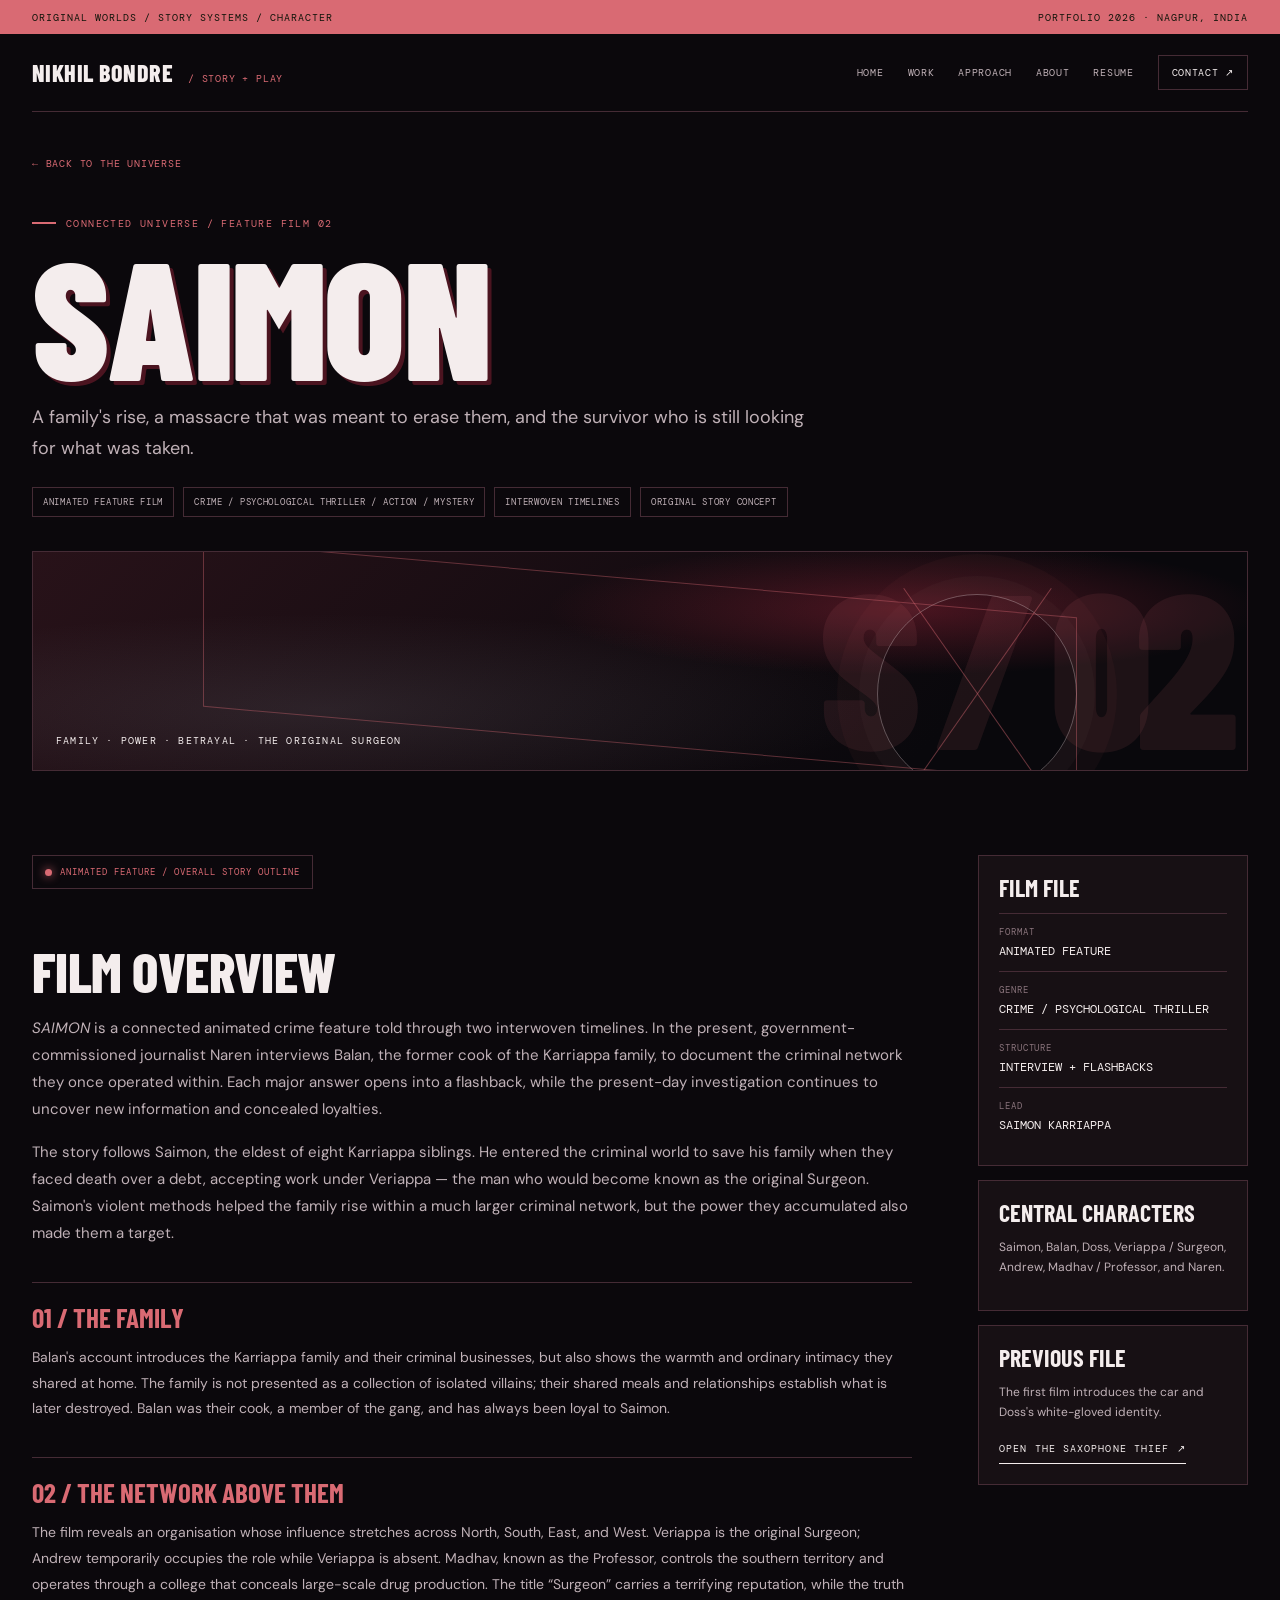
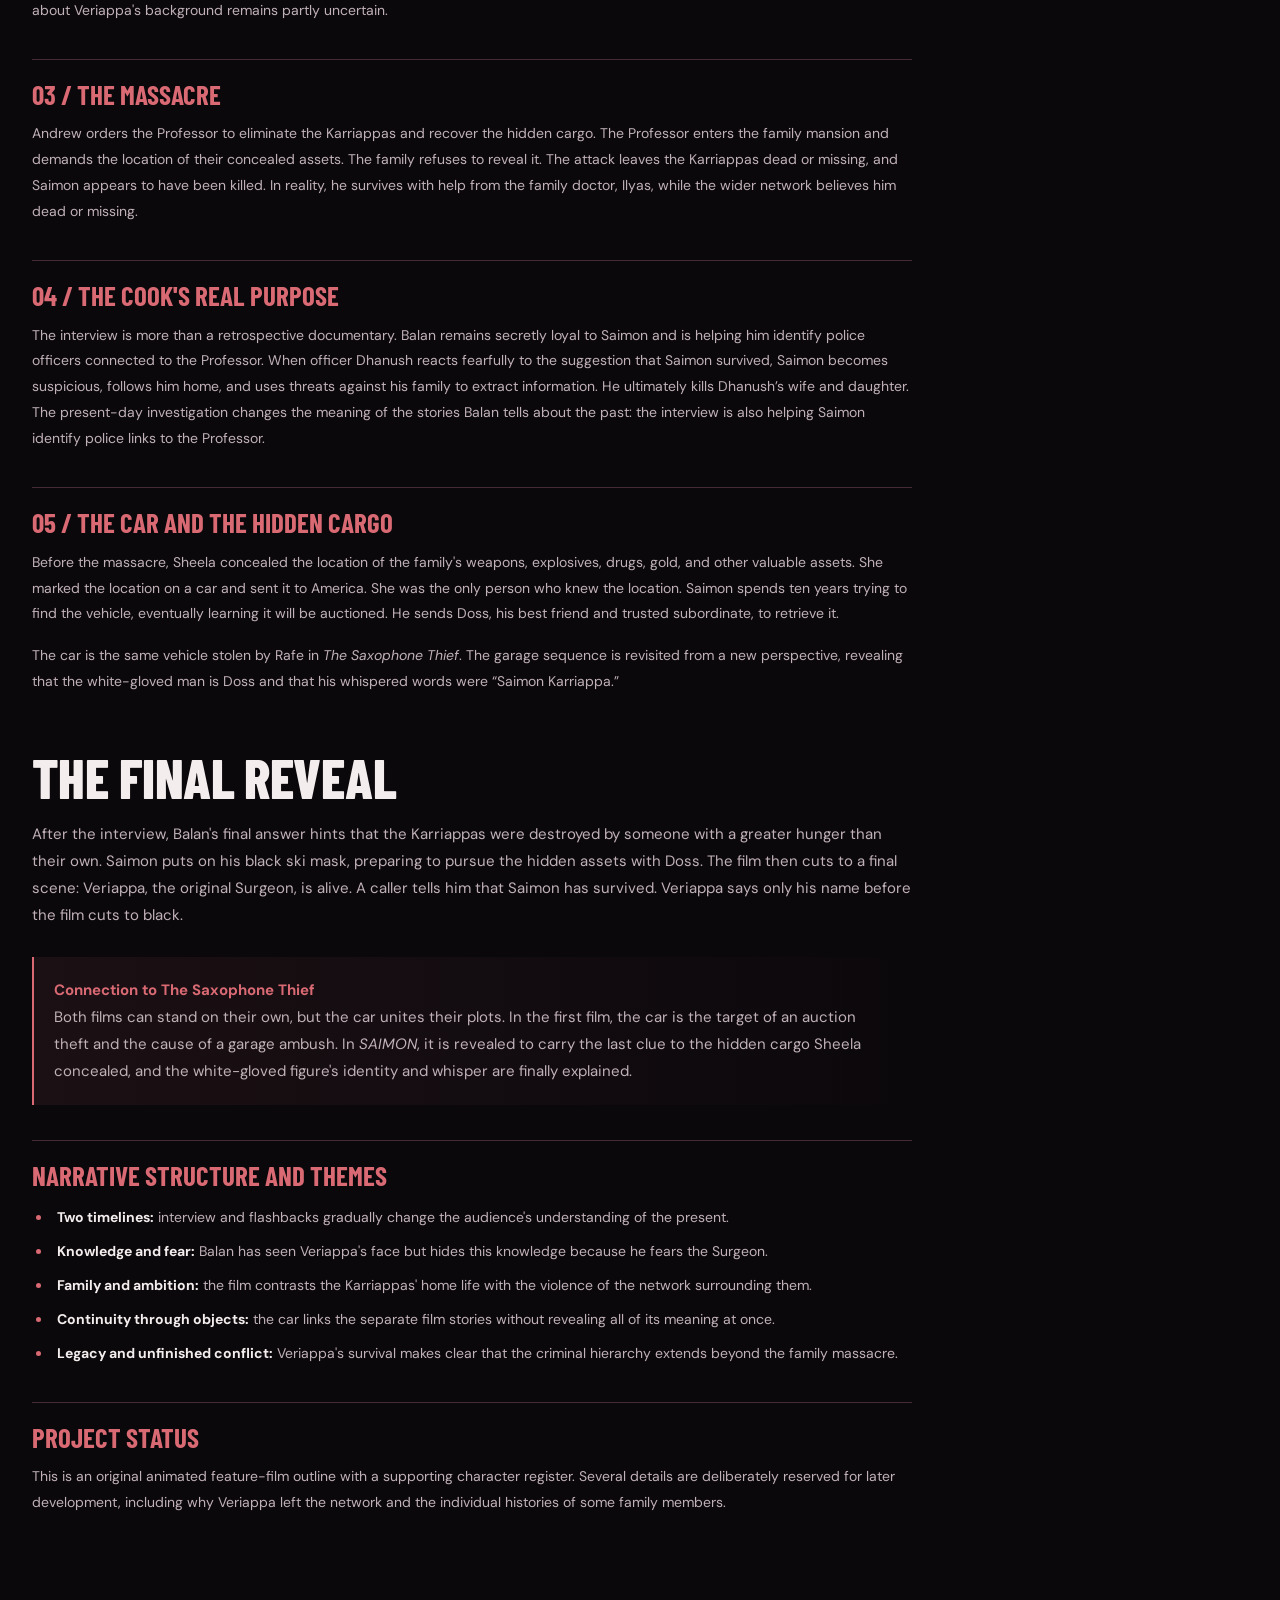
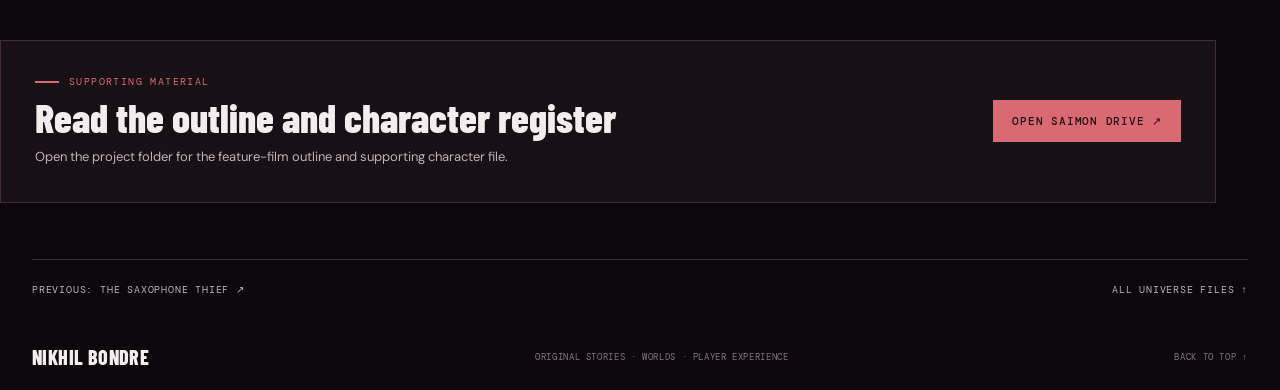
<file: saimon.html>
<!doctype html>
<html lang="en"><head><meta charset="utf-8"><meta name="viewport" content="width=device-width,initial-scale=1,viewport-fit=cover"><meta name="description" content="SAIMON — an original connected animated crime feature film by Nikhil Bondre."><meta name="theme-color" content="#0b080c"><title>SAIMON | Nikhil Bondre</title><link rel="stylesheet" href="styles.css"><style>
.theme-saimon{--bg:#0b080c;--panel:#171014;--panel-2:#24131a;--ink:#f4eded;--muted:#c0b1b7;--soft:#8a747c;--line:#452b35;--accent:#d96a73;--accent2:#9e3346;--banner-bg:radial-gradient(ellipse at 72% 26%,rgba(174,39,62,.38),transparent 29%),radial-gradient(ellipse at 24% 72%,rgba(160,169,180,.13),transparent 43%),linear-gradient(135deg,#281219,#09080c 76%)}
.theme-saimon .project-title{text-shadow:4px 4px 0 rgba(130,31,49,.55)}.theme-saimon .project-banner{overflow:hidden}.theme-saimon .project-banner:before{content:'S / 02';position:absolute;right:2%;top:0;font:900 clamp(95px,18vw,220px)/1 var(--display);letter-spacing:-.07em;color:rgba(217,106,115,.1)}.theme-saimon .project-banner:after{inset:12% 14%;border:1px solid rgba(217,106,115,.38);transform:skewY(5deg)}
.saimon-file-graphic{position:absolute;inset:0;background:linear-gradient(90deg,transparent 49.7%,rgba(229,209,211,.18) 50%,transparent 50.3%),linear-gradient(0deg,transparent 49.7%,rgba(229,209,211,.13) 50%,transparent 50.3%);background-size:44px 44px;opacity:.6}.saimon-ring{position:absolute;right:14%;top:19%;width:clamp(110px,18vw,200px);aspect-ratio:1;border:1px solid rgba(229,209,211,.35);border-radius:50%;box-shadow:0 0 0 18px rgba(229,209,211,.025),0 0 0 40px rgba(217,106,115,.04)}.saimon-ring:before,.saimon-ring:after{content:"";position:absolute;left:50%;top:-15%;width:1px;height:130%;background:rgba(217,106,115,.45);transform:rotate(35deg)}.saimon-ring:after{transform:rotate(-35deg)}
.story-stamp{display:inline-flex;gap:8px;align-items:center;border:1px solid var(--line);padding:10px 12px;color:var(--accent);font:9px var(--mono);letter-spacing:.11em;text-transform:uppercase}.story-stamp:before{content:"";width:7px;height:7px;border-radius:50%;background:var(--accent);box-shadow:0 0 10px var(--accent)}.story-block{border-top:1px solid var(--line);padding-top:20px;margin-top:35px}.story-block h3{font:700 27px/1.1 var(--display);text-transform:uppercase;margin:0 0 12px}.story-block p,.story-block li{font-size:14px;line-height:1.85;color:var(--muted)}.story-block ul{padding-left:20px}.story-block li{margin:0 0 8px}.film-connection{border-left:2px solid var(--accent);background:linear-gradient(90deg,rgba(217,106,115,.08),transparent);padding:20px;margin:28px 0;color:var(--muted);line-height:1.8}.film-connection strong{color:var(--accent)}.story-drive{margin:34px 0 56px;border:1px solid var(--line);background:var(--panel);padding:clamp(20px,4vw,34px);display:flex;justify-content:space-between;align-items:center;gap:24px;flex-wrap:wrap}.story-drive .eyebrow{color:var(--accent)}.story-drive h2{font:800 clamp(28px,4vw,40px)/1 var(--display);margin:9px 0}.story-drive p{color:var(--muted);font-size:13px;line-height:1.65;margin:0}.story-drive .button{background:var(--accent);border-color:var(--accent);color:#260c12;transition:transform .2s ease,box-shadow .2s ease}.story-drive .button:hover,.story-drive .button:focus-visible{background:var(--accent);border-color:var(--accent);color:#260c12;transform:translateY(-3px);box-shadow:0 8px 22px rgba(0,0,0,.25)}
@media(max-width:620px){.story-drive{align-items:stretch}.story-drive .button{width:100%;justify-content:center}.theme-saimon .project-title{font-size:clamp(65px,20vw,110px)}}
</style></head><body class="theme-saimon" id="top"><div class="topline"><span>ORIGINAL WORLDS / STORY SYSTEMS / CHARACTER</span><span>PORTFOLIO 2026 · NAGPUR, INDIA</span></div>
<header class="nav wrap"><a class="brand" href="index.html">NIKHIL BONDRE<em> / STORY + PLAY</em></a><button class="menu-toggle" aria-expanded="false" aria-label="Open menu">MENU ☰</button><nav class="navlinks"><a href="index.html">HOME</a><a href="index.html#work">WORK</a><a href="index.html#approach">APPROACH</a><a href="index.html#about">ABOUT</a><a href="resume.html">RESUME</a><a class="contact-link" href="index.html#contact">CONTACT ↗</a></nav></header>
<main><section class="project-hero wrap"><a class="back" href="connected-universe.html">← BACK TO THE UNIVERSE</a><div class="eyebrow">CONNECTED UNIVERSE / FEATURE FILM 02</div><h1 class="project-title">SAIMON</h1><p class="project-dek">A family's rise, a massacre that was meant to erase them, and the survivor who is still looking for what was taken.</p><div class="project-meta"><span>ANIMATED FEATURE FILM</span><span>CRIME / PSYCHOLOGICAL THRILLER / ACTION / MYSTERY</span><span>INTERWOVEN TIMELINES</span><span>ORIGINAL STORY CONCEPT</span></div><div class="project-banner"><div class="saimon-file-graphic" aria-hidden="true"></div><div class="saimon-ring" aria-hidden="true"></div><span class="banner-label">FAMILY · POWER · BETRAYAL · THE ORIGINAL SURGEON</span></div></section>
<section class="page-content wrap"><article class="prose"><span class="story-stamp">ANIMATED FEATURE / OVERALL STORY OUTLINE</span><h2>Film overview</h2><p><em>SAIMON</em> is a connected animated crime feature told through two interwoven timelines. In the present, government-commissioned journalist Naren interviews Balan, the former cook of the Karriappa family, to document the criminal network they once operated within. Each major answer opens into a flashback, while the present-day investigation continues to uncover new information and concealed loyalties.</p><p>The story follows Saimon, the eldest of eight Karriappa siblings. He entered the criminal world to save his family when they faced death over a debt, accepting work under Veriappa — the man who would become known as the original Surgeon. Saimon's violent methods helped the family rise within a much larger criminal network, but the power they accumulated also made them a target.</p>
<div class="story-block"><h3>01 / The family</h3><p>Balan's account introduces the Karriappa family and their criminal businesses, but also shows the warmth and ordinary intimacy they shared at home. The family is not presented as a collection of isolated villains; their shared meals and relationships establish what is later destroyed. Balan was their cook, a member of the gang, and has always been loyal to Saimon.</p></div>
<div class="story-block"><h3>02 / The network above them</h3><p>The film reveals an organisation whose influence stretches across North, South, East, and West. Veriappa is the original Surgeon; Andrew temporarily occupies the role while Veriappa is absent. Madhav, known as the Professor, controls the southern territory and operates through a college that conceals large-scale drug production. The title “Surgeon” carries a terrifying reputation, while the truth about Veriappa's background remains partly uncertain.</p></div>
<div class="story-block"><h3>03 / The massacre</h3><p>Andrew orders the Professor to eliminate the Karriappas and recover the hidden cargo. The Professor enters the family mansion and demands the location of their concealed assets. The family refuses to reveal it. The attack leaves the Karriappas dead or missing, and Saimon appears to have been killed. In reality, he survives with help from the family doctor, Ilyas, while the wider network believes him dead or missing.</p></div>
<div class="story-block"><h3>04 / The cook's real purpose</h3><p>The interview is more than a retrospective documentary. Balan remains secretly loyal to Saimon and is helping him identify police officers connected to the Professor. When officer Dhanush reacts fearfully to the suggestion that Saimon survived, Saimon becomes suspicious, follows him home, and uses threats against his family to extract information. He ultimately kills Dhanush’s wife and daughter. The present-day investigation changes the meaning of the stories Balan tells about the past: the interview is also helping Saimon identify police links to the Professor.</p></div>
<div class="story-block"><h3>05 / The car and the hidden cargo</h3><p>Before the massacre, Sheela concealed the location of the family's weapons, explosives, drugs, gold, and other valuable assets. She marked the location on a car and sent it to America. She was the only person who knew the location. Saimon spends ten years trying to find the vehicle, eventually learning it will be auctioned. He sends Doss, his best friend and trusted subordinate, to retrieve it.</p><p>The car is the same vehicle stolen by Rafe in <em>The Saxophone Thief</em>. The garage sequence is revisited from a new perspective, revealing that the white-gloved man is Doss and that his whispered words were “Saimon Karriappa.”</p></div>
<h2>The final reveal</h2><p>After the interview, Balan's final answer hints that the Karriappas were destroyed by someone with a greater hunger than their own. Saimon puts on his black ski mask, preparing to pursue the hidden assets with Doss. The film then cuts to a final scene: Veriappa, the original Surgeon, is alive. A caller tells him that Saimon has survived. Veriappa says only his name before the film cuts to black.</p>
<div class="film-connection"><strong>Connection to The Saxophone Thief</strong><br>Both films can stand on their own, but the car unites their plots. In the first film, the car is the target of an auction theft and the cause of a garage ambush. In <em>SAIMON</em>, it is revealed to carry the last clue to the hidden cargo Sheela concealed, and the white-gloved figure's identity and whisper are finally explained.</div>
<div class="story-block"><h3>Narrative structure and themes</h3><ul><li><strong>Two timelines:</strong> interview and flashbacks gradually change the audience's understanding of the present.</li><li><strong>Knowledge and fear:</strong> Balan has seen Veriappa's face but hides this knowledge because he fears the Surgeon.</li><li><strong>Family and ambition:</strong> the film contrasts the Karriappas' home life with the violence of the network surrounding them.</li><li><strong>Continuity through objects:</strong> the car links the separate film stories without revealing all of its meaning at once.</li><li><strong>Legacy and unfinished conflict:</strong> Veriappa's survival makes clear that the criminal hierarchy extends beyond the family massacre.</li></ul></div>
<div class="story-block"><h3>Project status</h3><p>This is an original animated feature-film outline with a supporting character register. Several details are deliberately reserved for later development, including why Veriappa left the network and the individual histories of some family members.</p></div>
</article><aside class="sidebar"><div class="fact-panel"><h3>Film file</h3><div class="fact-kv"><span>Format</span><strong>ANIMATED FEATURE</strong></div><div class="fact-kv"><span>Genre</span><strong>CRIME / PSYCHOLOGICAL THRILLER</strong></div><div class="fact-kv"><span>Structure</span><strong>INTERVIEW + FLASHBACKS</strong></div><div class="fact-kv"><span>Lead</span><strong>SAIMON KARRIAPPA</strong></div></div><div class="fact-panel"><h3>Central characters</h3><p>Saimon, Balan, Doss, Veriappa / Surgeon, Andrew, Madhav / Professor, and Naren.</p></div><div class="fact-panel"><h3>Previous file</h3><p>The first film introduces the car and Doss's white-gloved identity.</p><a class="text-link" href="saxophone-thief-film.html">OPEN THE SAXOPHONE THIEF ↗</a></div></aside></section>
<section class="wrap story-drive"><div><div class="eyebrow">SUPPORTING MATERIAL</div><h2>Read the outline and character register</h2><p>Open the project folder for the feature-film outline and supporting character file.</p></div><a class="button" href="https://drive.google.com/drive/folders/1RvKM8CDBbLmES_ZcYjedWjZJcCCwva8F?usp=drive_link" target="_blank" rel="noopener noreferrer">OPEN SAIMON DRIVE ↗</a></section>
<div class="wrap next-project"><a href="saxophone-thief-film.html">PREVIOUS: THE SAXOPHONE THIEF ↗</a><a href="connected-universe.html">ALL UNIVERSE FILES ↑</a></div></main>
<footer class="wrap"><a class="brand" href="index.html">NIKHIL BONDRE</a><span>ORIGINAL STORIES · WORLDS · PLAYER EXPERIENCE</span><a href="#top">BACK TO TOP ↑</a></footer><script src="script.js"></script></body></html>
</file>
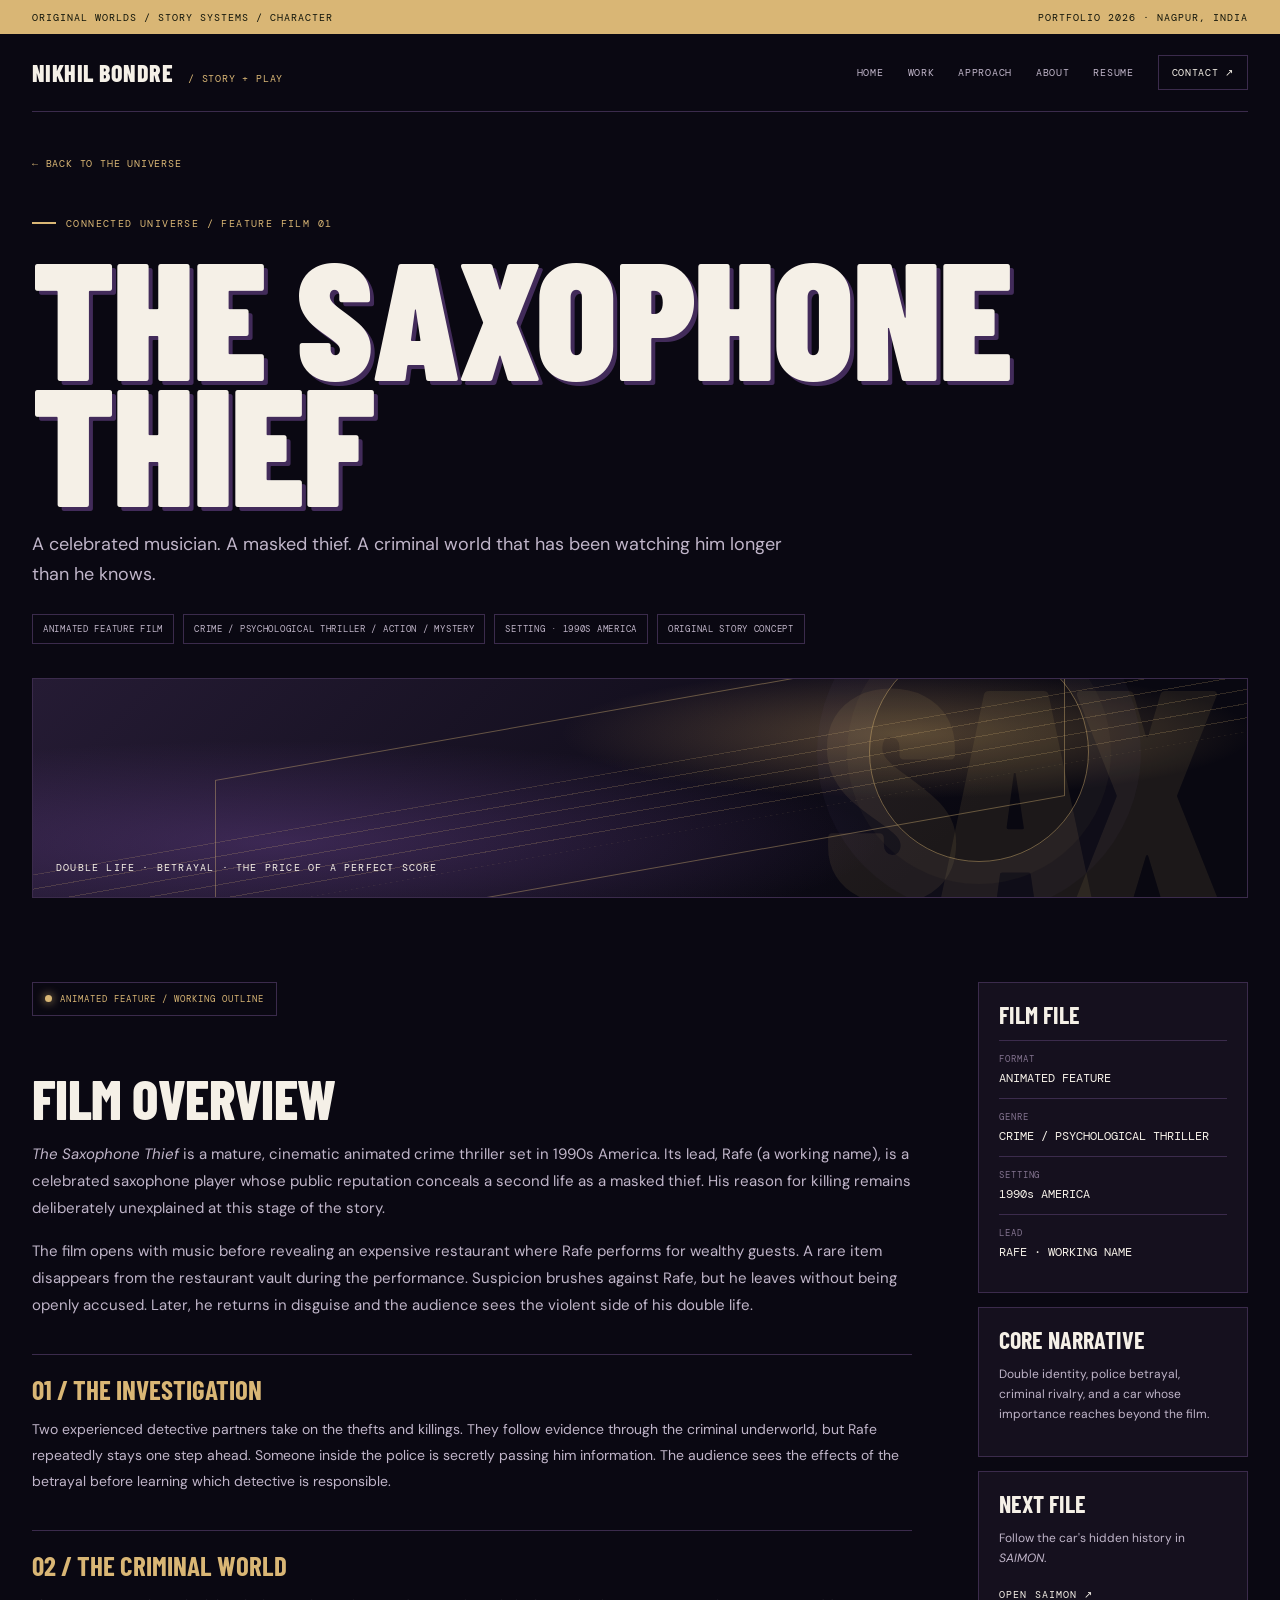
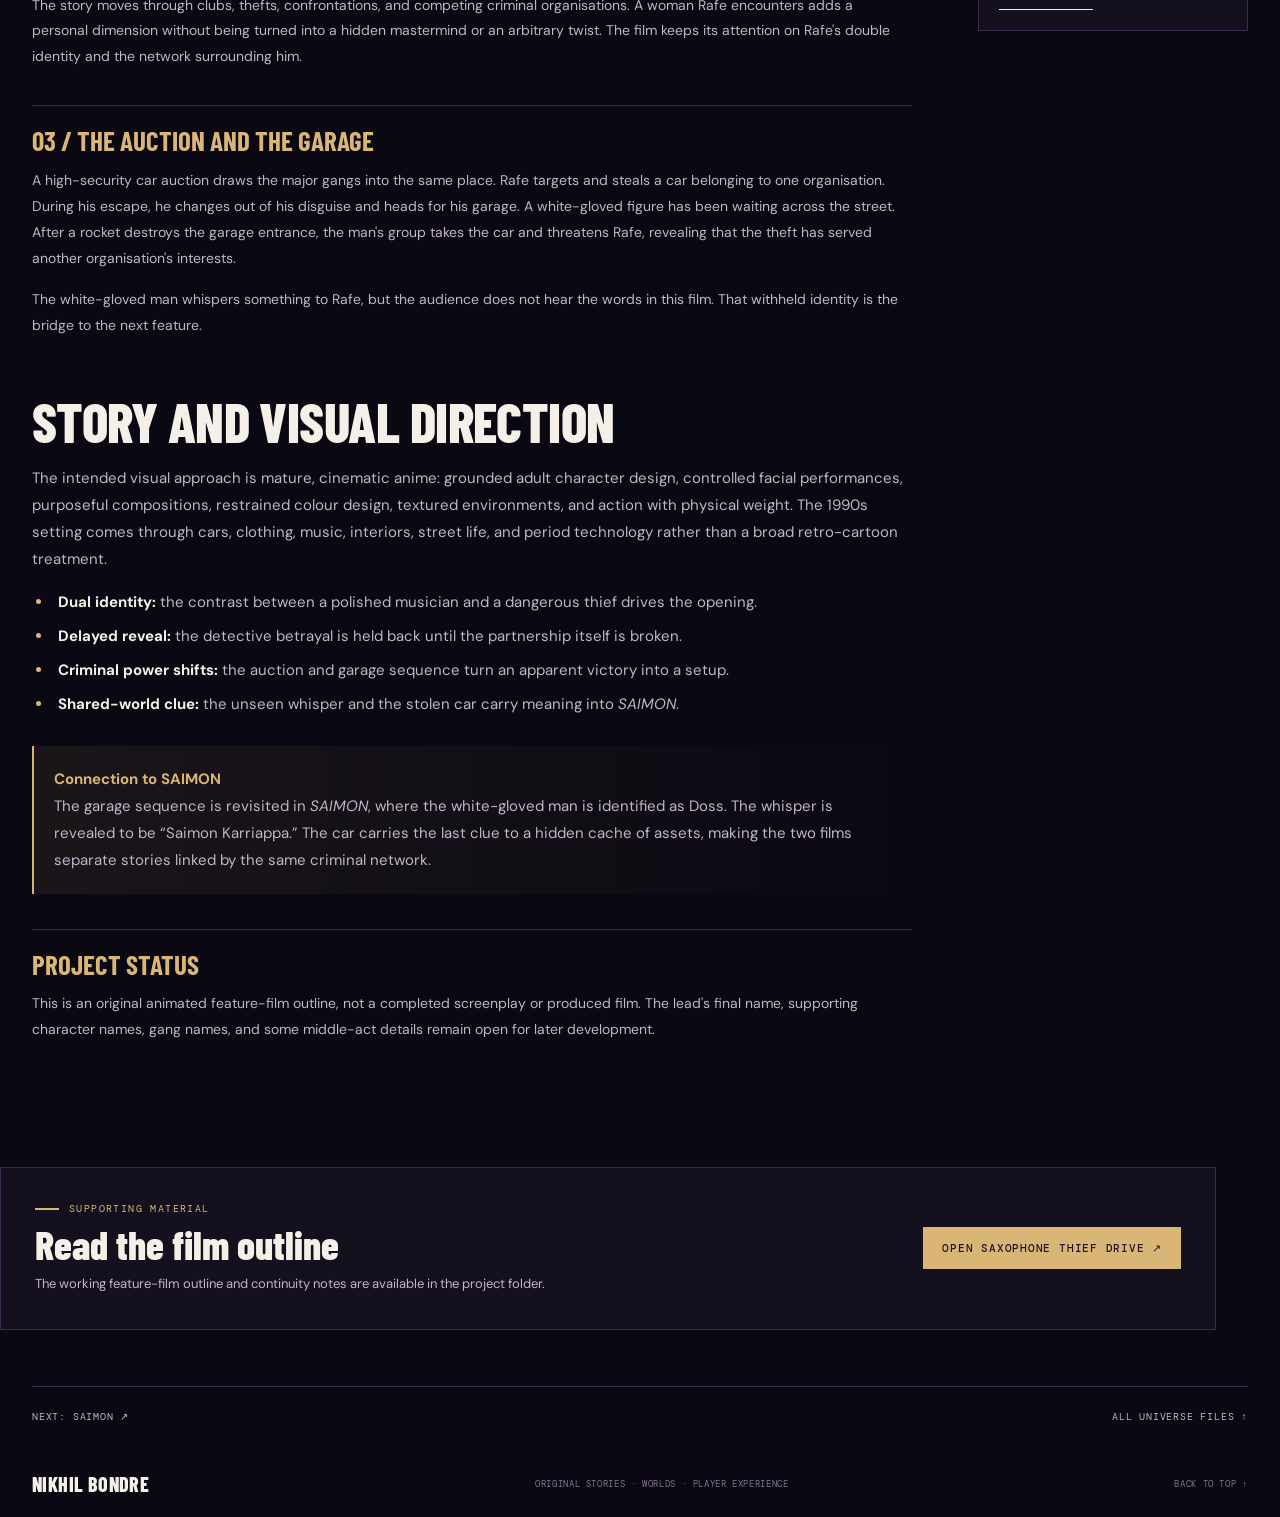
<file: saxophone-thief-film.html>
<!doctype html>
<html lang="en"><head><meta charset="utf-8"><meta name="viewport" content="width=device-width,initial-scale=1,viewport-fit=cover"><meta name="description" content="The Saxophone Thief — an original animated feature-film crime thriller by Nikhil Bondre."><meta name="theme-color" content="#0a0812"><title>The Saxophone Thief | Nikhil Bondre</title><link rel="stylesheet" href="styles.css"><style>
.theme-film-thief{--bg:#0a0812;--panel:#15101e;--panel-2:#21152d;--ink:#f5f0e7;--muted:#c0b5c9;--soft:#83738f;--line:#3b2b4c;--accent:#d9b675;--accent2:#9270bd;--banner-bg:radial-gradient(ellipse at 72% 25%,rgba(207,164,98,.34),transparent 28%),radial-gradient(ellipse at 20% 75%,rgba(124,78,169,.34),transparent 44%),linear-gradient(135deg,#251b34,#090811 75%)}
.theme-film-thief .project-title{text-shadow:4px 4px 0 rgba(113,73,150,.55)}.theme-film-thief .project-banner{overflow:hidden}.theme-film-thief .project-banner:before{content:'SAX';position:absolute;right:4%;top:-22%;font:900 clamp(145px,24vw,300px)/1 var(--display);letter-spacing:-.08em;color:rgba(217,182,117,.09)}.theme-film-thief .project-banner:after{inset:12% 15%;border:1px solid rgba(217,182,117,.4);transform:skewY(-10deg)}
.theme-film-thief .film-staff{position:absolute;left:-4%;right:-4%;top:41%;height:70px;background:repeating-linear-gradient(to bottom,rgba(217,182,117,.35) 0 1px,transparent 1px 14px);transform:rotate(-10deg);opacity:.55}.theme-film-thief .film-spotlight{position:absolute;width:clamp(100px,20vw,220px);height:clamp(100px,20vw,220px);right:13%;top:-17%;border:1px solid rgba(217,182,117,.45);border-radius:50%;box-shadow:0 0 0 22px rgba(217,182,117,.035),0 0 0 52px rgba(146,112,189,.045)}
.story-stamp{display:inline-flex;gap:8px;align-items:center;border:1px solid var(--line);padding:10px 12px;color:var(--accent);font:9px var(--mono);letter-spacing:.11em;text-transform:uppercase}.story-stamp:before{content:"";width:7px;height:7px;border-radius:50%;background:var(--accent);box-shadow:0 0 10px var(--accent)}.story-block{border-top:1px solid var(--line);padding-top:20px;margin-top:35px}.story-block h3{font:700 27px/1.1 var(--display);text-transform:uppercase;margin:0 0 12px}.story-block p,.story-block li{font-size:14px;line-height:1.85;color:var(--muted)}.story-block ul{padding-left:20px}.story-block li{margin:0 0 8px}.film-connection{border-left:2px solid var(--accent);background:linear-gradient(90deg,rgba(217,182,117,.08),transparent);padding:20px;margin:28px 0;color:var(--muted);line-height:1.8}.film-connection strong{color:var(--accent)}.story-drive{margin:34px 0 56px;border:1px solid var(--line);background:var(--panel);padding:clamp(20px,4vw,34px);display:flex;justify-content:space-between;align-items:center;gap:24px;flex-wrap:wrap}.story-drive .eyebrow{color:var(--accent)}.story-drive h2{font:800 clamp(28px,4vw,40px)/1 var(--display);margin:9px 0}.story-drive p{color:var(--muted);font-size:13px;line-height:1.65;margin:0}.story-drive .button{background:var(--accent);border-color:var(--accent);color:#21162a;transition:transform .2s ease,box-shadow .2s ease}.story-drive .button:hover,.story-drive .button:focus-visible{background:var(--accent);border-color:var(--accent);color:#21162a;transform:translateY(-3px);box-shadow:0 8px 22px rgba(0,0,0,.25)}
@media(max-width:620px){.story-drive{align-items:stretch}.story-drive .button{width:100%;justify-content:center}.theme-film-thief .project-title{font-size:clamp(50px,14vw,90px)}}
</style></head><body class="theme-film-thief" id="top"><div class="topline"><span>ORIGINAL WORLDS / STORY SYSTEMS / CHARACTER</span><span>PORTFOLIO 2026 · NAGPUR, INDIA</span></div>
<header class="nav wrap"><a class="brand" href="index.html">NIKHIL BONDRE<em> / STORY + PLAY</em></a><button class="menu-toggle" aria-expanded="false" aria-label="Open menu">MENU ☰</button><nav class="navlinks"><a href="index.html">HOME</a><a href="index.html#work">WORK</a><a href="index.html#approach">APPROACH</a><a href="index.html#about">ABOUT</a><a href="resume.html">RESUME</a><a class="contact-link" href="index.html#contact">CONTACT ↗</a></nav></header>
<main><section class="project-hero wrap"><a class="back" href="connected-universe.html">← BACK TO THE UNIVERSE</a><div class="eyebrow">CONNECTED UNIVERSE / FEATURE FILM 01</div><h1 class="project-title">THE SAXOPHONE<br>THIEF</h1><p class="project-dek">A celebrated musician. A masked thief. A criminal world that has been watching him longer than he knows.</p><div class="project-meta"><span>ANIMATED FEATURE FILM</span><span>CRIME / PSYCHOLOGICAL THRILLER / ACTION / MYSTERY</span><span>SETTING · 1990s AMERICA</span><span>ORIGINAL STORY CONCEPT</span></div><div class="project-banner"><div class="film-staff" aria-hidden="true"></div><div class="film-spotlight" aria-hidden="true"></div><span class="banner-label">DOUBLE LIFE · BETRAYAL · THE PRICE OF A PERFECT SCORE</span></div></section>
<section class="page-content wrap"><article class="prose"><span class="story-stamp">ANIMATED FEATURE / WORKING OUTLINE</span><h2>Film overview</h2><p><em>The Saxophone Thief</em> is a mature, cinematic animated crime thriller set in 1990s America. Its lead, Rafe (a working name), is a celebrated saxophone player whose public reputation conceals a second life as a masked thief. His reason for killing remains deliberately unexplained at this stage of the story.</p><p>The film opens with music before revealing an expensive restaurant where Rafe performs for wealthy guests. A rare item disappears from the restaurant vault during the performance. Suspicion brushes against Rafe, but he leaves without being openly accused. Later, he returns in disguise and the audience sees the violent side of his double life.</p>
<div class="story-block"><h3>01 / The investigation</h3><p>Two experienced detective partners take on the thefts and killings. They follow evidence through the criminal underworld, but Rafe repeatedly stays one step ahead. Someone inside the police is secretly passing him information. The audience sees the effects of the betrayal before learning which detective is responsible.</p></div>
<div class="story-block"><h3>02 / The criminal world</h3><p>The story moves through clubs, thefts, confrontations, and competing criminal organisations. A woman Rafe encounters adds a personal dimension without being turned into a hidden mastermind or an arbitrary twist. The film keeps its attention on Rafe's double identity and the network surrounding him.</p></div>
<div class="story-block"><h3>03 / The auction and the garage</h3><p>A high-security car auction draws the major gangs into the same place. Rafe targets and steals a car belonging to one organisation. During his escape, he changes out of his disguise and heads for his garage. A white-gloved figure has been waiting across the street. After a rocket destroys the garage entrance, the man's group takes the car and threatens Rafe, revealing that the theft has served another organisation's interests.</p><p>The white-gloved man whispers something to Rafe, but the audience does not hear the words in this film. That withheld identity is the bridge to the next feature.</p></div>
<h2>Story and visual direction</h2><p>The intended visual approach is mature, cinematic anime: grounded adult character design, controlled facial performances, purposeful compositions, restrained colour design, textured environments, and action with physical weight. The 1990s setting comes through cars, clothing, music, interiors, street life, and period technology rather than a broad retro-cartoon treatment.</p><ul><li><strong>Dual identity:</strong> the contrast between a polished musician and a dangerous thief drives the opening.</li><li><strong>Delayed reveal:</strong> the detective betrayal is held back until the partnership itself is broken.</li><li><strong>Criminal power shifts:</strong> the auction and garage sequence turn an apparent victory into a setup.</li><li><strong>Shared-world clue:</strong> the unseen whisper and the stolen car carry meaning into <em>SAIMON</em>.</li></ul>
<div class="film-connection"><strong>Connection to SAIMON</strong><br>The garage sequence is revisited in <em>SAIMON</em>, where the white-gloved man is identified as Doss. The whisper is revealed to be “Saimon Karriappa.” The car carries the last clue to a hidden cache of assets, making the two films separate stories linked by the same criminal network.</div>
<div class="story-block"><h3>Project status</h3><p>This is an original animated feature-film outline, not a completed screenplay or produced film. The lead's final name, supporting character names, gang names, and some middle-act details remain open for later development.</p></div>
</article><aside class="sidebar"><div class="fact-panel"><h3>Film file</h3><div class="fact-kv"><span>Format</span><strong>ANIMATED FEATURE</strong></div><div class="fact-kv"><span>Genre</span><strong>CRIME / PSYCHOLOGICAL THRILLER</strong></div><div class="fact-kv"><span>Setting</span><strong>1990s AMERICA</strong></div><div class="fact-kv"><span>Lead</span><strong>RAFE · WORKING NAME</strong></div></div><div class="fact-panel"><h3>Core narrative</h3><p>Double identity, police betrayal, criminal rivalry, and a car whose importance reaches beyond the film.</p></div><div class="fact-panel"><h3>Next file</h3><p>Follow the car's hidden history in <em>SAIMON</em>.</p><a class="text-link" href="saimon.html">OPEN SAIMON ↗</a></div></aside></section>
<section class="wrap story-drive"><div><div class="eyebrow">SUPPORTING MATERIAL</div><h2>Read the film outline</h2><p>The working feature-film outline and continuity notes are available in the project folder.</p></div><a class="button" href="https://drive.google.com/drive/folders/1Izl-CPihmDcHR8S_xsXI-keAapyNBxVB?usp=drive_link" target="_blank" rel="noopener noreferrer">OPEN SAXOPHONE THIEF DRIVE ↗</a></section>
<div class="wrap next-project"><a href="saimon.html">NEXT: SAIMON ↗</a><a href="connected-universe.html">ALL UNIVERSE FILES ↑</a></div></main>
<footer class="wrap"><a class="brand" href="index.html">NIKHIL BONDRE</a><span>ORIGINAL STORIES · WORLDS · PLAYER EXPERIENCE</span><a href="#top">BACK TO TOP ↑</a></footer><script src="script.js"></script></body></html>
</file>
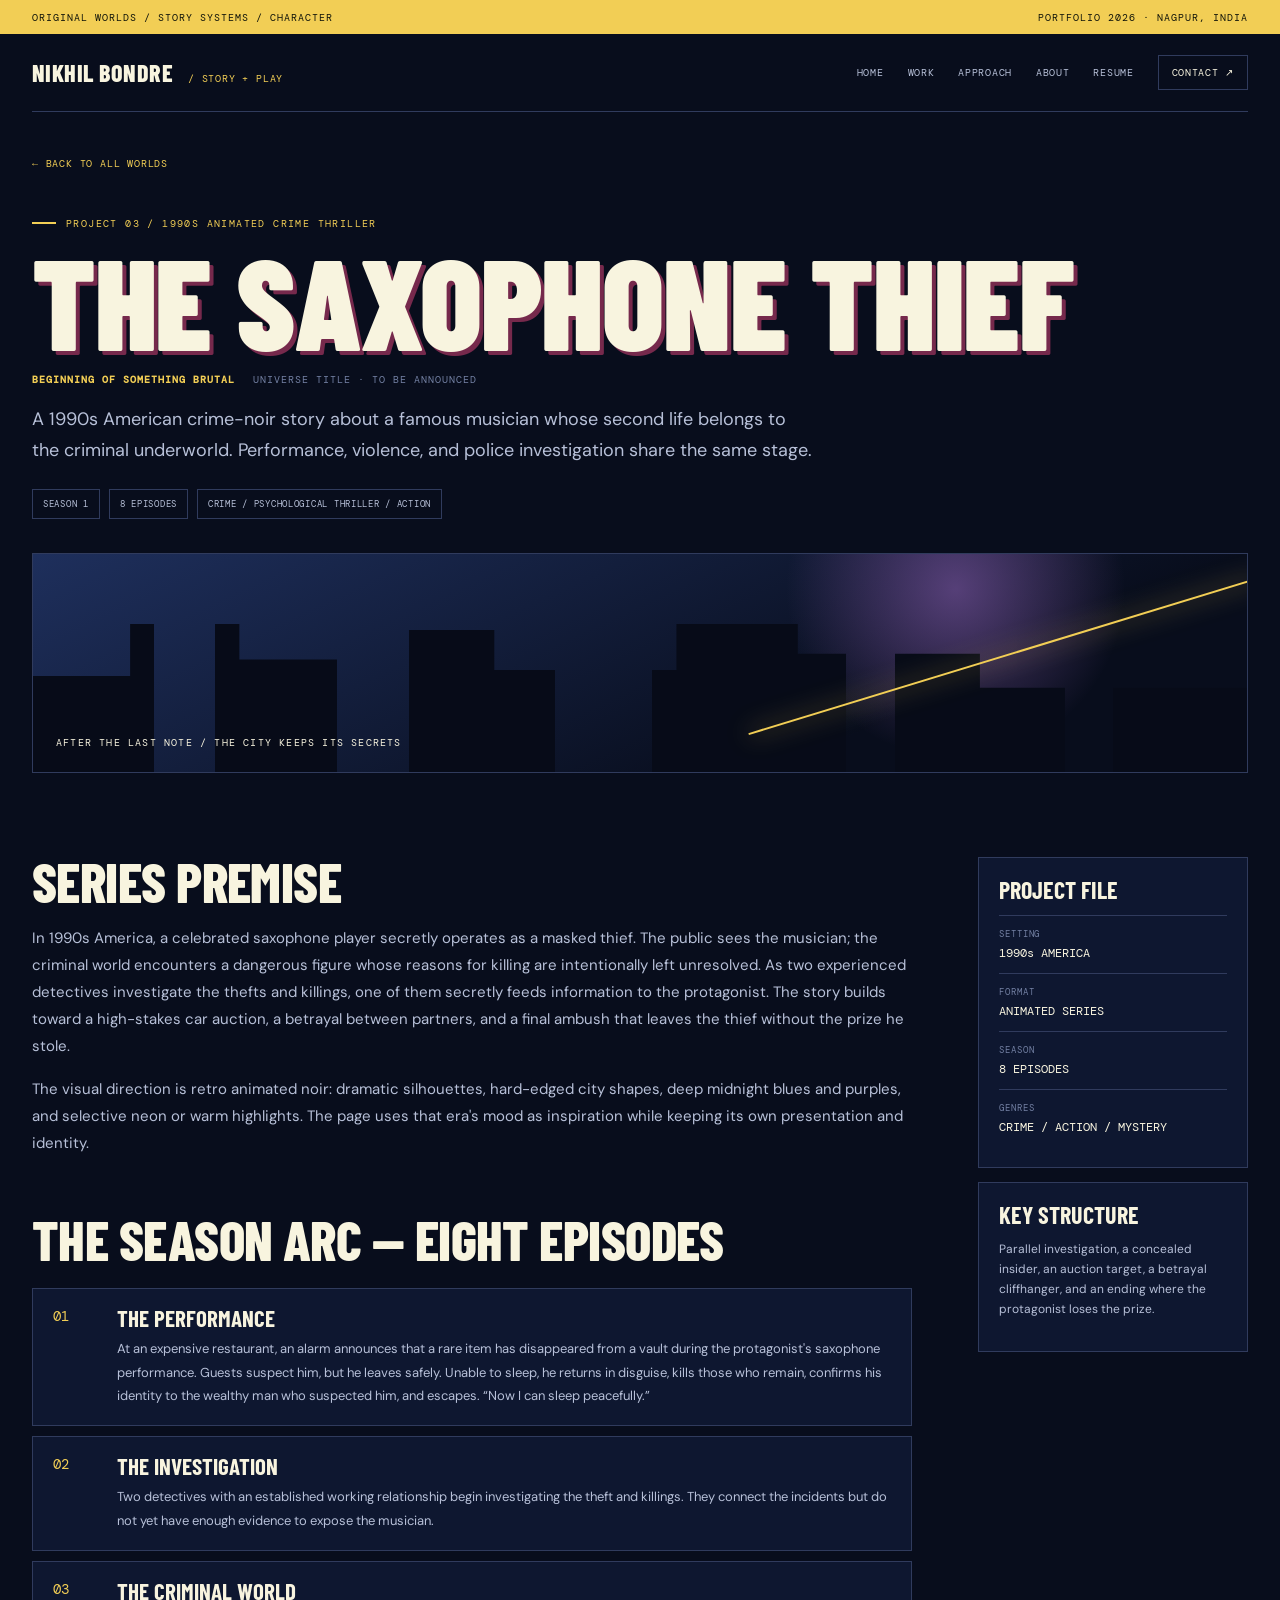
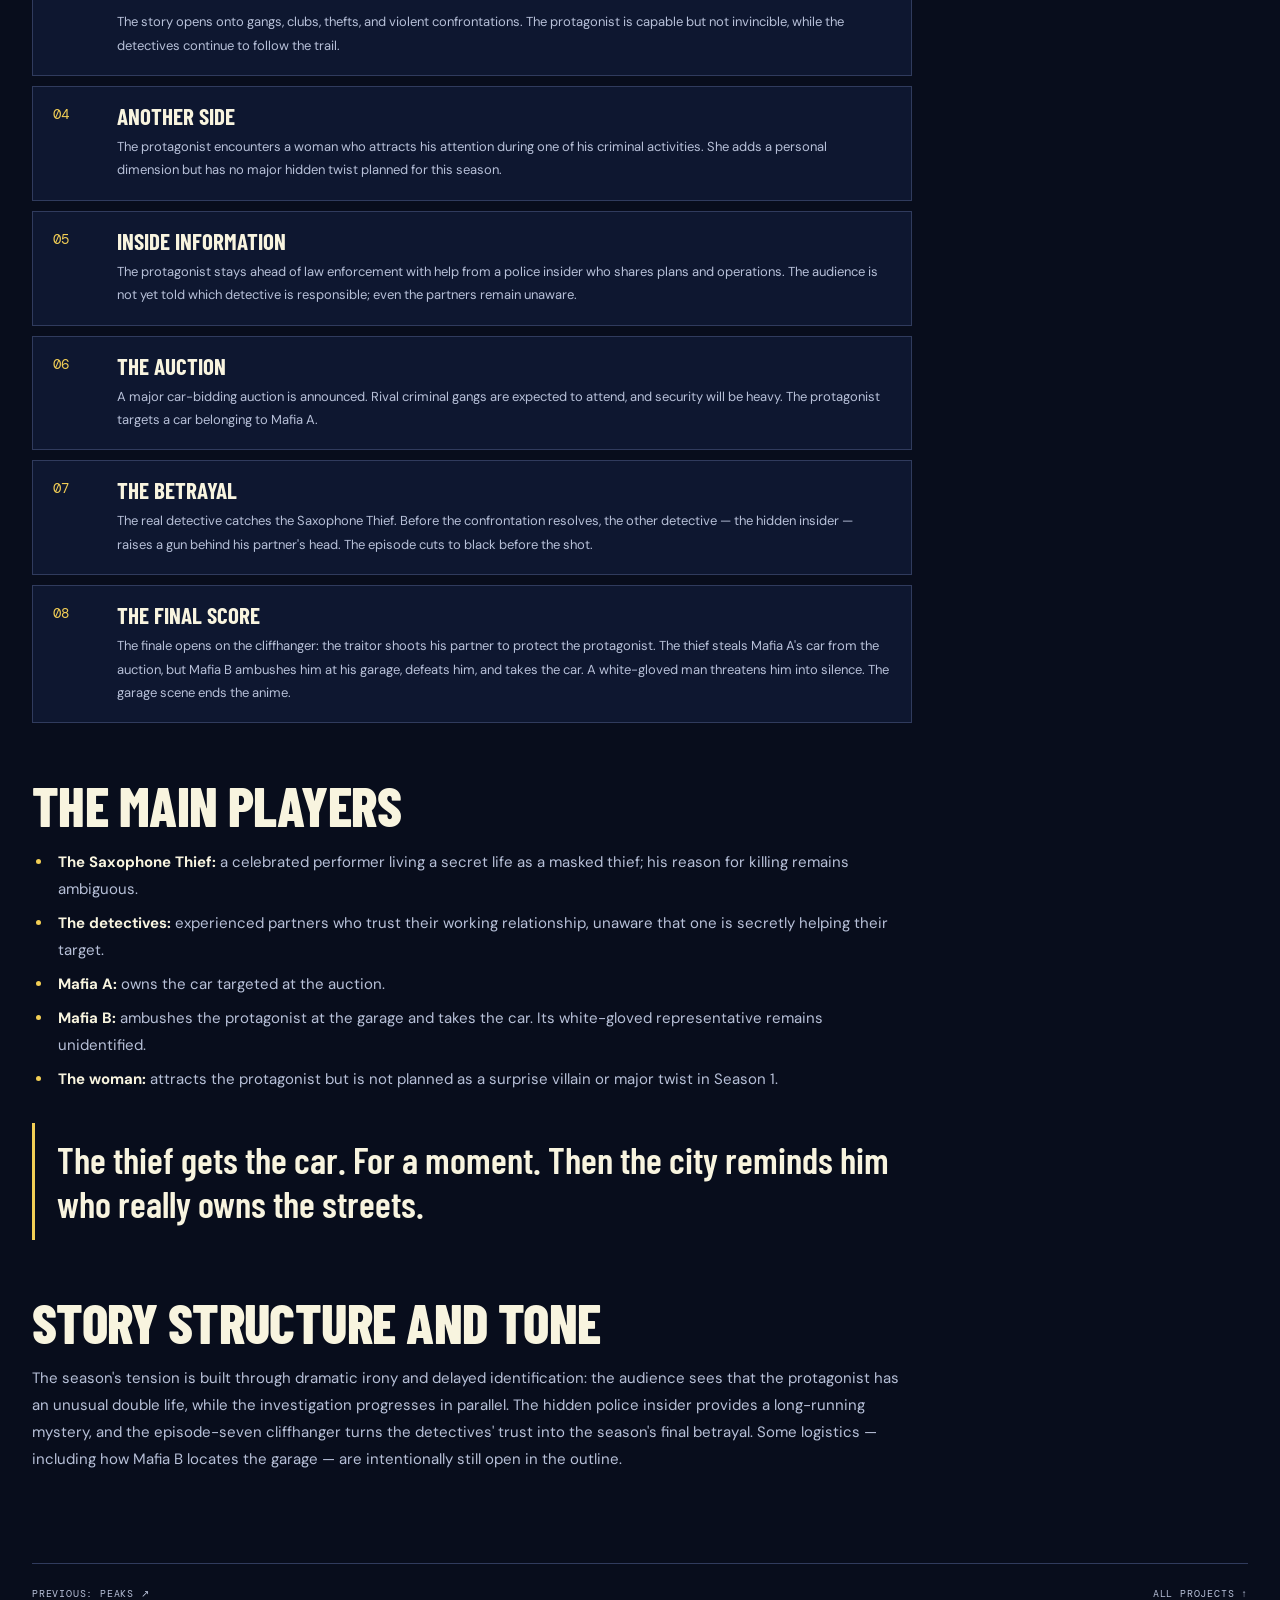
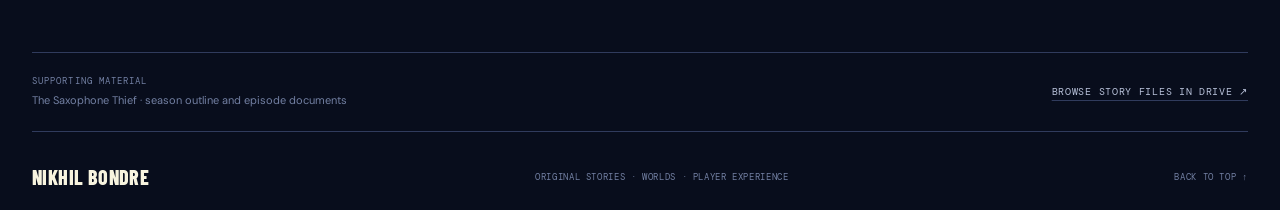
<file: saxophone-thief.html>
<!doctype html><html lang="en"><head><meta charset="utf-8"><meta name="viewport" content="width=device-width,initial-scale=1"><meta name="description" content="The Saxophone Thief — an original 1990s American animated crime thriller, season-one outline by Nikhil Bondre."><meta name="theme-color" content="#080a10"><title>The Saxophone Thief | Nikhil Bondre</title><link rel="stylesheet" href="styles.css"></head><body class="theme-noir" id="top"><div class="topline"><span>ORIGINAL WORLDS / STORY SYSTEMS / CHARACTER</span><span>PORTFOLIO 2026 · NAGPUR, INDIA</span></div><header class="nav wrap"><a class="brand" href="index.html">NIKHIL BONDRE<em> / STORY + PLAY</em></a><button class="menu-toggle" aria-expanded="false" aria-label="Open menu">MENU ☰</button><nav class="navlinks"><a href="index.html">HOME</a><a href="index.html#work">WORK</a><a href="index.html#approach">APPROACH</a><a href="index.html#about">ABOUT</a><a href="resume.html">RESUME</a><a class="contact-link" href="index.html#contact">CONTACT ↗</a></nav></header><main><section class="project-hero wrap"><a class="back" href="index.html#work">← BACK TO ALL WORLDS</a><div class="eyebrow">PROJECT 03 / 1990s ANIMATED CRIME THRILLER</div><h1 class="project-title">THE SAXOPHONE THIEF</h1><div class="universe-note"><strong>BEGINNING OF SOMETHING BRUTAL</strong><span>UNIVERSE TITLE · TO BE ANNOUNCED</span></div><p class="project-dek">A 1990s American crime-noir story about a famous musician whose second life belongs to the criminal underworld. Performance, violence, and police investigation share the same stage.</p><div class="project-meta"><span>SEASON 1</span><span>8 EPISODES</span><span>CRIME / PSYCHOLOGICAL THRILLER / ACTION</span></div><div class="project-banner"><span class="banner-label">AFTER THE LAST NOTE / THE CITY KEEPS ITS SECRETS</span></div></section>
<section class="page-content wrap"><article class="prose"><h2>Series premise</h2><p>In 1990s America, a celebrated saxophone player secretly operates as a masked thief. The public sees the musician; the criminal world encounters a dangerous figure whose reasons for killing are intentionally left unresolved. As two experienced detectives investigate the thefts and killings, one of them secretly feeds information to the protagonist. The story builds toward a high-stakes car auction, a betrayal between partners, and a final ambush that leaves the thief without the prize he stole.</p><p>The visual direction is retro animated noir: dramatic silhouettes, hard-edged city shapes, deep midnight blues and purples, and selective neon or warm highlights. The page uses that era's mood as inspiration while keeping its own presentation and identity.</p>
<h2>The season arc — eight episodes</h2><div class="chapter-list"><article class="chapter"><span class="num">01</span><div><h3>The Performance</h3><p>At an expensive restaurant, an alarm announces that a rare item has disappeared from a vault during the protagonist's saxophone performance. Guests suspect him, but he leaves safely. Unable to sleep, he returns in disguise, kills those who remain, confirms his identity to the wealthy man who suspected him, and escapes. “Now I can sleep peacefully.”</p></div></article><article class="chapter"><span class="num">02</span><div><h3>The Investigation</h3><p>Two detectives with an established working relationship begin investigating the theft and killings. They connect the incidents but do not yet have enough evidence to expose the musician.</p></div></article><article class="chapter"><span class="num">03</span><div><h3>The Criminal World</h3><p>The story opens onto gangs, clubs, thefts, and violent confrontations. The protagonist is capable but not invincible, while the detectives continue to follow the trail.</p></div></article><article class="chapter"><span class="num">04</span><div><h3>Another Side</h3><p>The protagonist encounters a woman who attracts his attention during one of his criminal activities. She adds a personal dimension but has no major hidden twist planned for this season.</p></div></article><article class="chapter"><span class="num">05</span><div><h3>Inside Information</h3><p>The protagonist stays ahead of law enforcement with help from a police insider who shares plans and operations. The audience is not yet told which detective is responsible; even the partners remain unaware.</p></div></article><article class="chapter"><span class="num">06</span><div><h3>The Auction</h3><p>A major car-bidding auction is announced. Rival criminal gangs are expected to attend, and security will be heavy. The protagonist targets a car belonging to Mafia A.</p></div></article><article class="chapter"><span class="num">07</span><div><h3>The Betrayal</h3><p>The real detective catches the Saxophone Thief. Before the confrontation resolves, the other detective — the hidden insider — raises a gun behind his partner's head. The episode cuts to black before the shot.</p></div></article><article class="chapter"><span class="num">08</span><div><h3>The Final Score</h3><p>The finale opens on the cliffhanger: the traitor shoots his partner to protect the protagonist. The thief steals Mafia A's car from the auction, but Mafia B ambushes him at his garage, defeats him, and takes the car. A white-gloved man threatens him into silence. The garage scene ends the anime.</p></div></article></div>
<h2>The main players</h2><ul><li><strong>The Saxophone Thief:</strong> a celebrated performer living a secret life as a masked thief; his reason for killing remains ambiguous.</li><li><strong>The detectives:</strong> experienced partners who trust their working relationship, unaware that one is secretly helping their target.</li><li><strong>Mafia A:</strong> owns the car targeted at the auction.</li><li><strong>Mafia B:</strong> ambushes the protagonist at the garage and takes the car. Its white-gloved representative remains unidentified.</li><li><strong>The woman:</strong> attracts the protagonist but is not planned as a surprise villain or major twist in Season 1.</li></ul><blockquote>The thief gets the car. For a moment. Then the city reminds him who really owns the streets.</blockquote><h2>Story structure and tone</h2><p>The season's tension is built through dramatic irony and delayed identification: the audience sees that the protagonist has an unusual double life, while the investigation progresses in parallel. The hidden police insider provides a long-running mystery, and the episode-seven cliffhanger turns the detectives' trust into the season's final betrayal. Some logistics — including how Mafia B locates the garage — are intentionally still open in the outline.</p></article><aside class="sidebar"><div class="fact-panel"><h3>Project file</h3><div class="fact-kv"><span>Setting</span><strong>1990s AMERICA</strong></div><div class="fact-kv"><span>Format</span><strong>ANIMATED SERIES</strong></div><div class="fact-kv"><span>Season</span><strong>8 EPISODES</strong></div><div class="fact-kv"><span>Genres</span><strong>CRIME / ACTION / MYSTERY</strong></div></div><div class="fact-panel"><h3>Key structure</h3><p>Parallel investigation, a concealed insider, an auction target, a betrayal cliffhanger, and an ending where the protagonist loses the prize.</p></div></aside></section><div class="wrap next-project"><a href="peaks.html">PREVIOUS: PEAKS ↗</a><a href="index.html#work">ALL PROJECTS ↑</a></div><div class="wrap project-drive"><div><span class="project-drive-kicker">SUPPORTING MATERIAL</span><small>The Saxophone Thief · season outline and episode documents</small></div><a href="https://drive.google.com/drive/folders/1Izl-CPihmDcHR8S_xsXI-keAapyNBxVB?usp=drive_link" target="_blank" rel="noopener noreferrer">BROWSE STORY FILES IN DRIVE ↗</a></div></main><footer class="wrap"><a class="brand" href="index.html">NIKHIL BONDRE</a><span>ORIGINAL STORIES · WORLDS · PLAYER EXPERIENCE</span><a href="#top">BACK TO TOP ↑</a></footer><script src="script.js"></script></body></html>
</file>
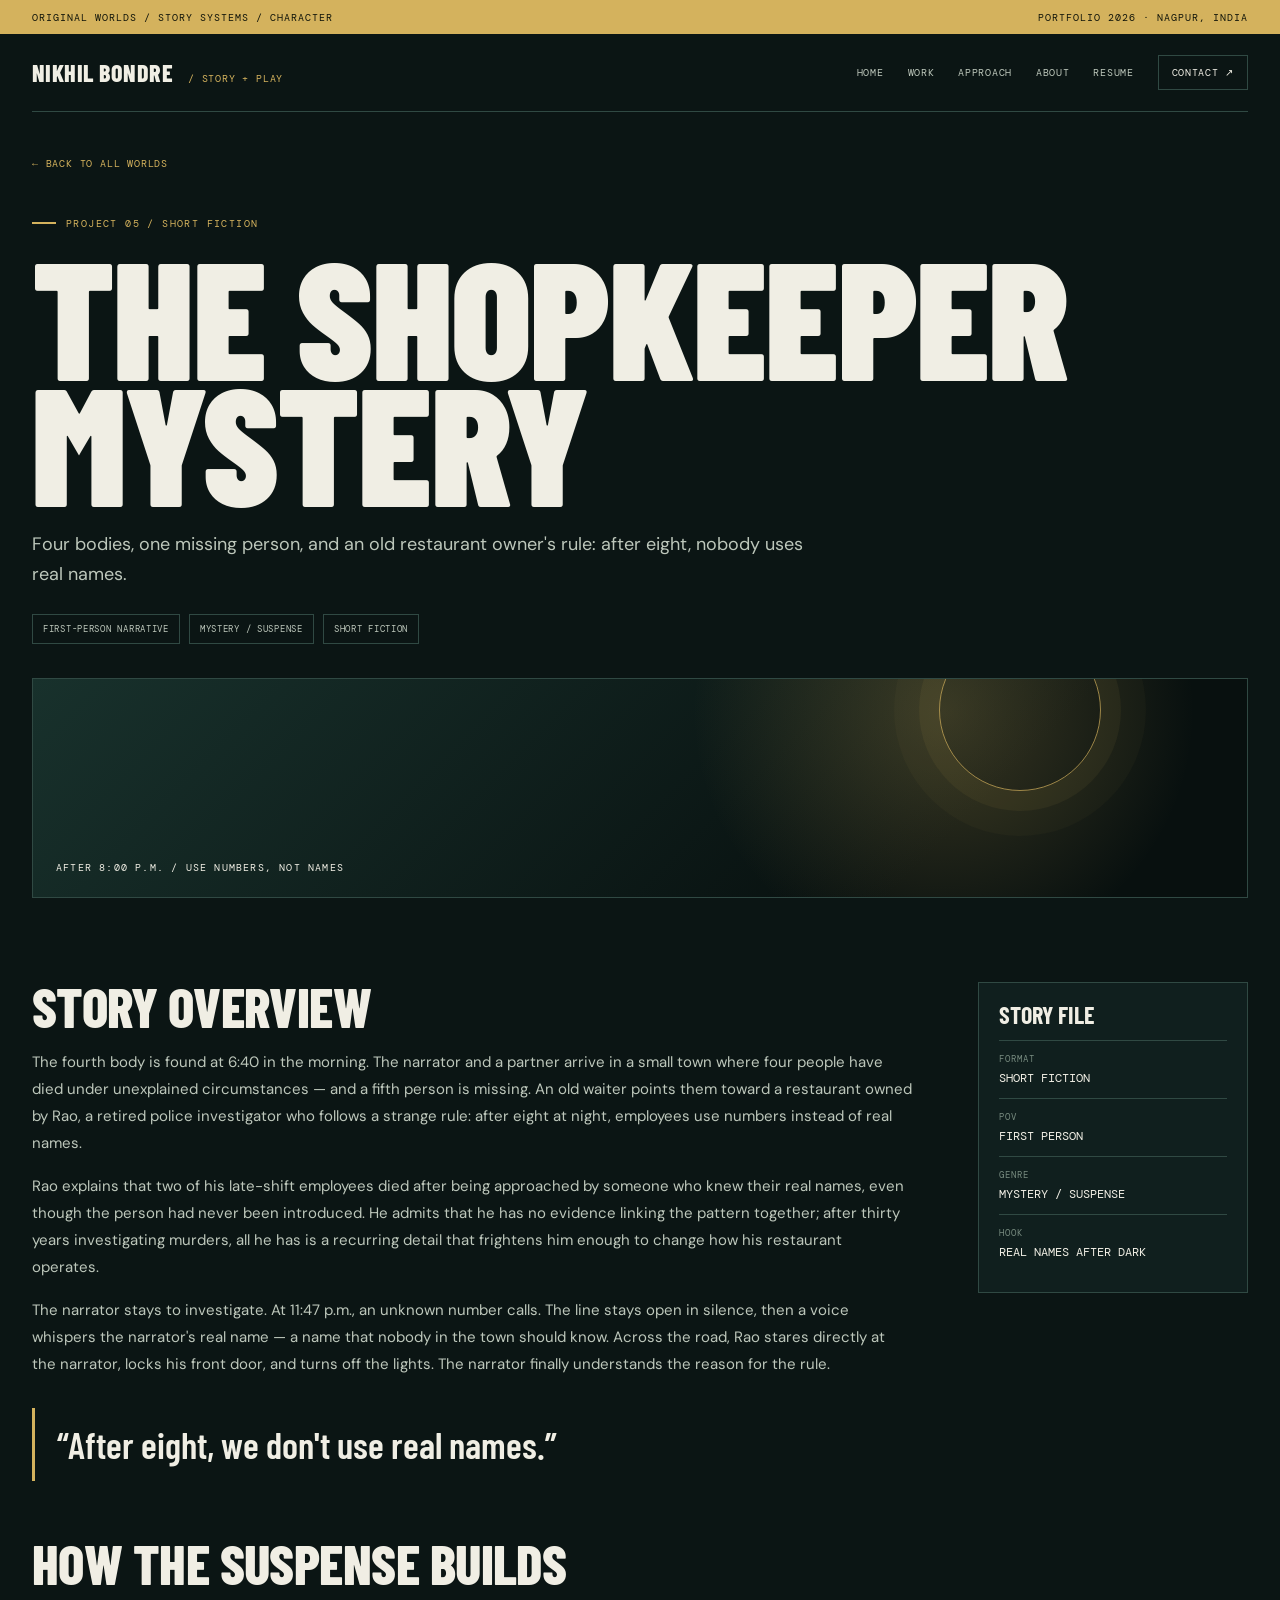
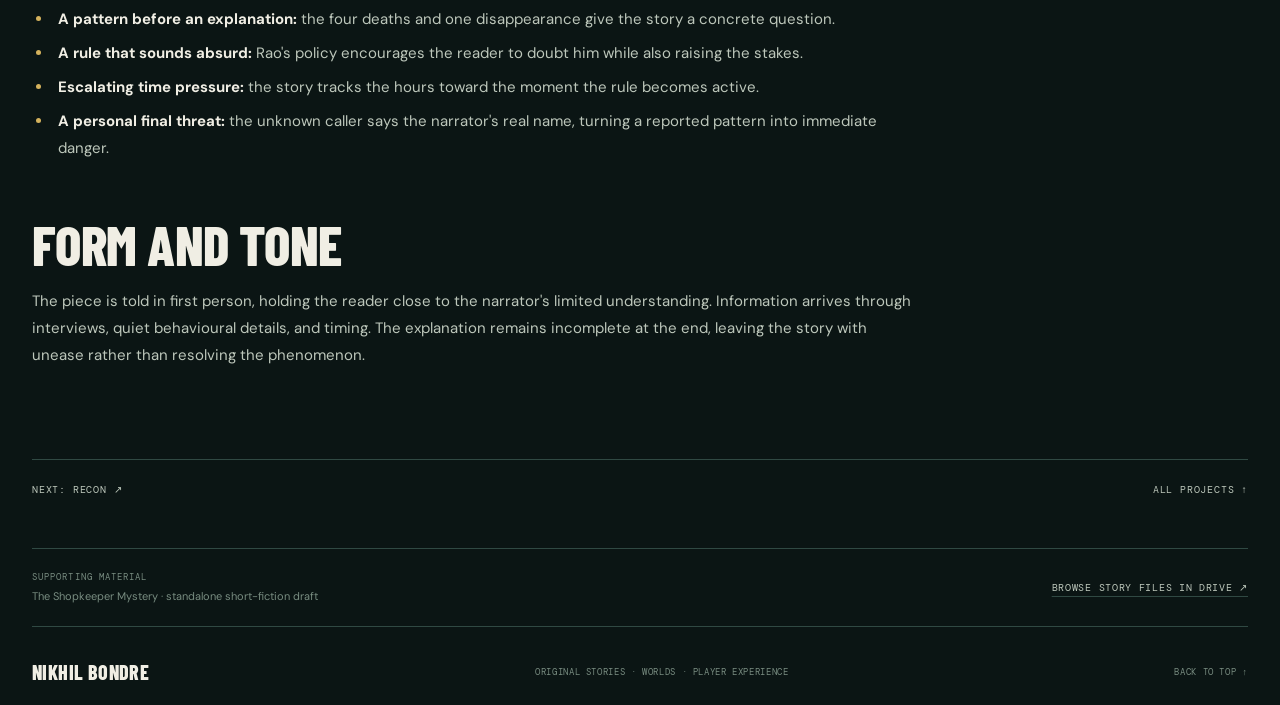
<file: shopkeeper-mystery.html>
<!doctype html><html lang="en"><head><meta charset="utf-8"><meta name="viewport" content="width=device-width,initial-scale=1"><meta name="description" content="The Shopkeeper Mystery — a first-person short mystery about unexplained deaths and a rule about real names after dark."><meta name="theme-color" content="#080a10"><title>The Shopkeeper Mystery | Nikhil Bondre</title><link rel="stylesheet" href="styles.css"></head><body class="theme-mystery" id="top"><div class="topline"><span>ORIGINAL WORLDS / STORY SYSTEMS / CHARACTER</span><span>PORTFOLIO 2026 · NAGPUR, INDIA</span></div><header class="nav wrap"><a class="brand" href="index.html">NIKHIL BONDRE<em> / STORY + PLAY</em></a><button class="menu-toggle" aria-expanded="false" aria-label="Open menu">MENU ☰</button><nav class="navlinks"><a href="index.html">HOME</a><a href="index.html#work">WORK</a><a href="index.html#approach">APPROACH</a><a href="index.html#about">ABOUT</a><a href="resume.html">RESUME</a><a class="contact-link" href="index.html#contact">CONTACT ↗</a></nav></header><main><section class="project-hero wrap"><a class="back" href="index.html#work">← BACK TO ALL WORLDS</a><div class="eyebrow">PROJECT 05 / SHORT FICTION</div><h1 class="project-title">THE SHOPKEEPER MYSTERY</h1><p class="project-dek">Four bodies, one missing person, and an old restaurant owner's rule: after eight, nobody uses real names.</p><div class="project-meta"><span>FIRST-PERSON NARRATIVE</span><span>MYSTERY / SUSPENSE</span><span>SHORT FICTION</span></div><div class="project-banner"><span class="banner-label">AFTER 8:00 P.M. / USE NUMBERS, NOT NAMES</span></div></section>
<section class="page-content wrap"><article class="prose"><h2>Story overview</h2><p>The fourth body is found at 6:40 in the morning. The narrator and a partner arrive in a small town where four people have died under unexplained circumstances — and a fifth person is missing. An old waiter points them toward a restaurant owned by Rao, a retired police investigator who follows a strange rule: after eight at night, employees use numbers instead of real names.</p><p>Rao explains that two of his late-shift employees died after being approached by someone who knew their real names, even though the person had never been introduced. He admits that he has no evidence linking the pattern together; after thirty years investigating murders, all he has is a recurring detail that frightens him enough to change how his restaurant operates.</p><p>The narrator stays to investigate. At 11:47 p.m., an unknown number calls. The line stays open in silence, then a voice whispers the narrator's real name — a name that nobody in the town should know. Across the road, Rao stares directly at the narrator, locks his front door, and turns off the lights. The narrator finally understands the reason for the rule.</p><blockquote>“After eight, we don't use real names.”</blockquote><h2>How the suspense builds</h2><ul><li><strong>A pattern before an explanation:</strong> the four deaths and one disappearance give the story a concrete question.</li><li><strong>A rule that sounds absurd:</strong> Rao's policy encourages the reader to doubt him while also raising the stakes.</li><li><strong>Escalating time pressure:</strong> the story tracks the hours toward the moment the rule becomes active.</li><li><strong>A personal final threat:</strong> the unknown caller says the narrator's real name, turning a reported pattern into immediate danger.</li></ul><h2>Form and tone</h2><p>The piece is told in first person, holding the reader close to the narrator's limited understanding. Information arrives through interviews, quiet behavioural details, and timing. The explanation remains incomplete at the end, leaving the story with unease rather than resolving the phenomenon.</p></article><aside class="sidebar"><div class="fact-panel"><h3>Story file</h3><div class="fact-kv"><span>Format</span><strong>SHORT FICTION</strong></div><div class="fact-kv"><span>POV</span><strong>FIRST PERSON</strong></div><div class="fact-kv"><span>Genre</span><strong>MYSTERY / SUSPENSE</strong></div><div class="fact-kv"><span>Hook</span><strong>REAL NAMES AFTER DARK</strong></div></div></aside></section><div class="wrap next-project"><a href="recon.html">NEXT: RECON ↗</a><a href="index.html#work">ALL PROJECTS ↑</a></div><div class="wrap project-drive"><div><span class="project-drive-kicker">SUPPORTING MATERIAL</span><small>The Shopkeeper Mystery · standalone short-fiction draft</small></div><a href="https://drive.google.com/drive/folders/1CjgssQAaFcAGmTz6fJT4Yos3MbOq2jNr?usp=drive_link" target="_blank" rel="noopener noreferrer">BROWSE STORY FILES IN DRIVE ↗</a></div></main><footer class="wrap"><a class="brand" href="index.html">NIKHIL BONDRE</a><span>ORIGINAL STORIES · WORLDS · PLAYER EXPERIENCE</span><a href="#top">BACK TO TOP ↑</a></footer><script src="script.js"></script></body></html>
</file>
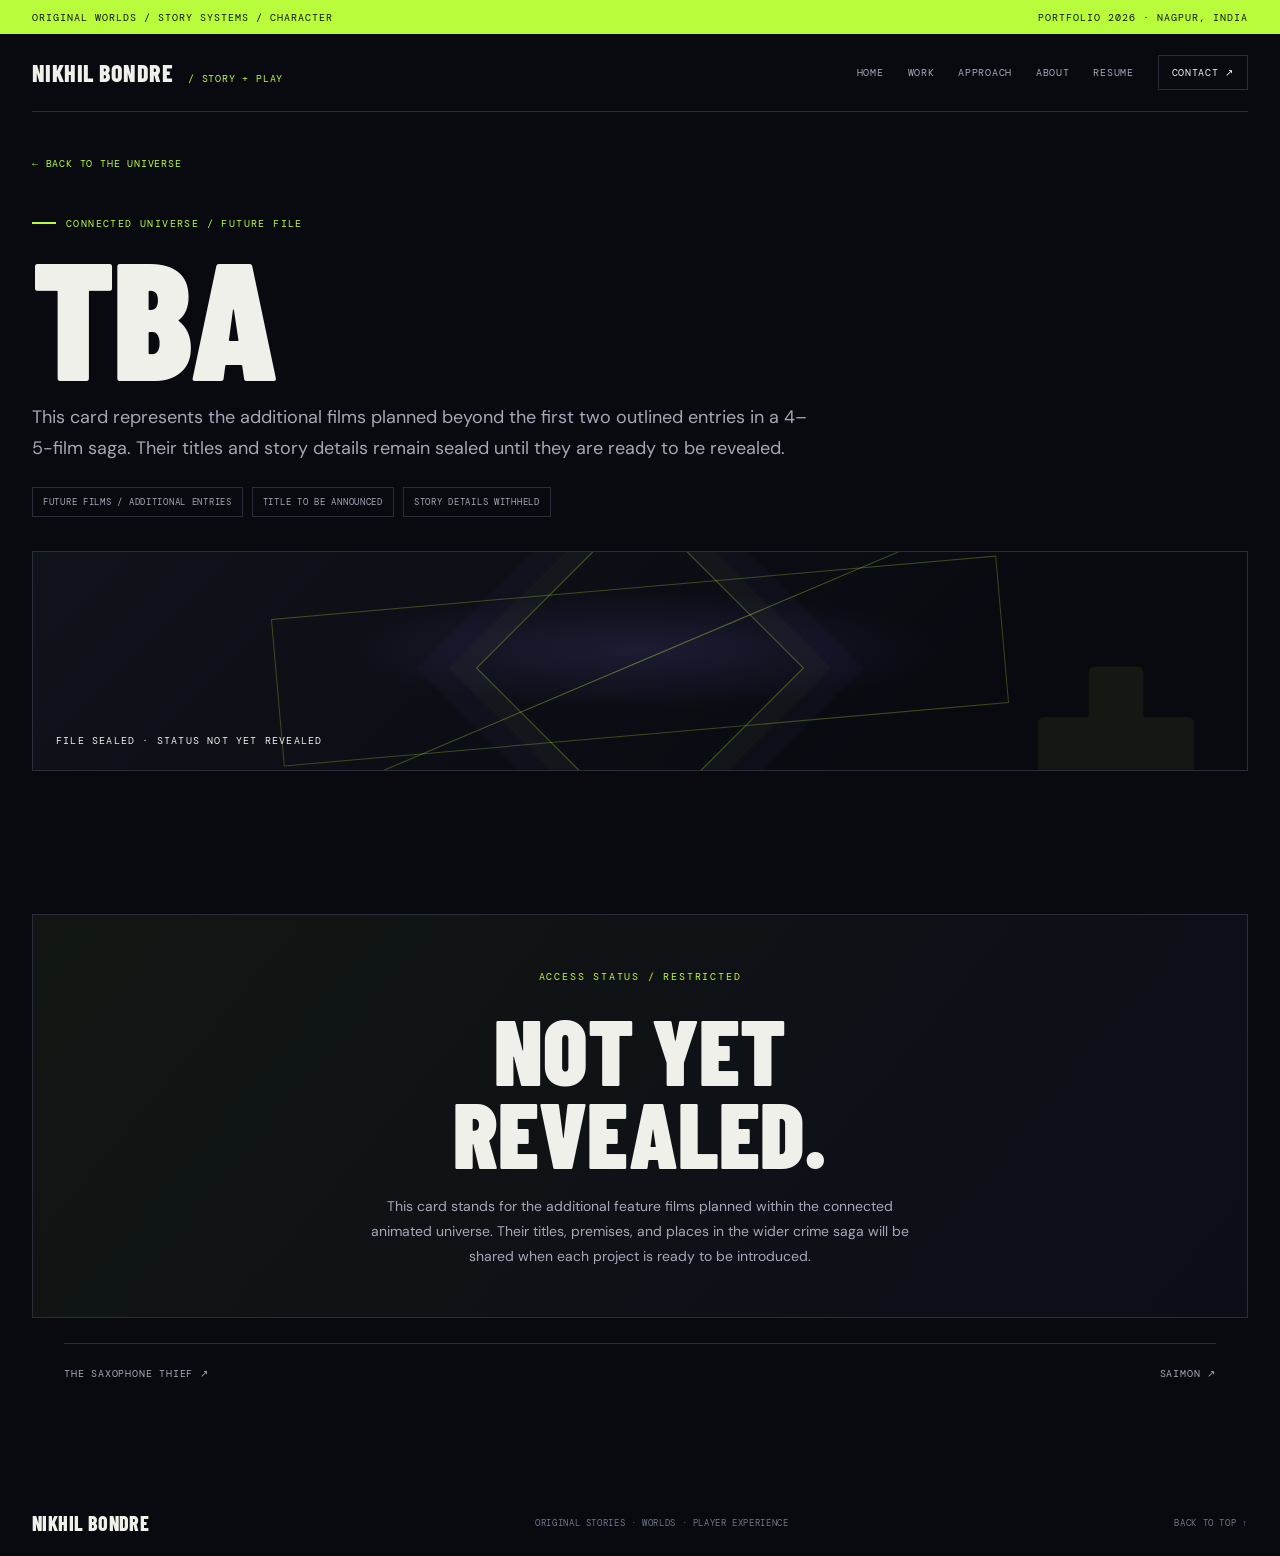
<file: universe-tba.html>
<!doctype html>
<html lang="en"><head><meta charset="utf-8"><meta name="viewport" content="width=device-width,initial-scale=1,viewport-fit=cover"><meta name="description" content="A future entry in Nikhil Bondre's connected animated story universe."><meta name="theme-color" content="#080a10"><title>Future Universe Entry — TBA | Nikhil Bondre</title><link rel="stylesheet" href="styles.css"><style>
.theme-tba{--bg:#080a10;--panel:#10131b;--panel-2:#191c2a;--ink:#f0f0ea;--muted:#a5a8b8;--soft:#72778b;--line:#292d3c;--accent:#b9fc3b;--accent2:#7065c8;--banner-bg:radial-gradient(ellipse at 50% 45%,rgba(107,95,194,.18),transparent 35%),linear-gradient(135deg,#10131b,#080a10 76%)}
.theme-tba .project-banner:before{content:'+';position:absolute;right:7%;top:-18%;font:900 clamp(180px,31vw,390px)/1 var(--display);color:rgba(185,252,59,.06);letter-spacing:-.1em}.theme-tba .project-banner:after{inset:16% 20%;border:1px solid rgba(185,252,59,.26);transform:rotate(-5deg)}
.tba-geometry{position:absolute;inset:0;display:grid;place-items:center;overflow:hidden}.tba-geometry:before{content:"";width:clamp(110px,23vw,230px);aspect-ratio:1;border:1px solid rgba(185,252,59,.35);transform:rotate(45deg);box-shadow:0 0 0 19px rgba(185,252,59,.025),0 0 0 42px rgba(106,93,190,.045)}.tba-geometry:after{content:"";position:absolute;left:-15%;right:-15%;height:1px;top:50%;background:linear-gradient(90deg,transparent,rgba(185,252,59,.42),transparent);transform:rotate(-23deg)}
.tba-state{margin:25px 0;padding:clamp(24px,5vw,48px);border:1px solid var(--line);background:linear-gradient(130deg,rgba(185,252,59,.05),rgba(98,88,255,.04));text-align:center}.tba-state .status{font:10px var(--mono);letter-spacing:.18em;color:var(--accent)}.tba-state h2{font:900 clamp(42px,9vw,92px)/.9 var(--display);margin:20px 0;text-transform:uppercase}.tba-state p{max-width:560px;margin:0 auto;color:var(--muted);font-size:14px;line-height:1.8}
@media(max-width:620px){.tba-state{padding:25px 18px}.theme-tba .project-title{font-size:clamp(64px,18vw,108px)}}
</style></head><body class="theme-tba" id="top"><div class="topline"><span>ORIGINAL WORLDS / STORY SYSTEMS / CHARACTER</span><span>PORTFOLIO 2026 · NAGPUR, INDIA</span></div>
<header class="nav wrap"><a class="brand" href="index.html">NIKHIL BONDRE<em> / STORY + PLAY</em></a><button class="menu-toggle" aria-expanded="false" aria-label="Open menu">MENU ☰</button><nav class="navlinks"><a href="index.html">HOME</a><a href="index.html#work">WORK</a><a href="index.html#approach">APPROACH</a><a href="index.html#about">ABOUT</a><a href="resume.html">RESUME</a><a class="contact-link" href="index.html#contact">CONTACT ↗</a></nav></header>
<main><section class="project-hero wrap"><a class="back" href="connected-universe.html">← BACK TO THE UNIVERSE</a><div class="eyebrow">CONNECTED UNIVERSE / FUTURE FILE</div><h1 class="project-title">TBA</h1><p class="project-dek">This card represents the additional films planned beyond the first two outlined entries in a 4–5-film saga. Their titles and story details remain sealed until they are ready to be revealed.</p><div class="project-meta"><span>FUTURE FILMS / ADDITIONAL ENTRIES</span><span>TITLE TO BE ANNOUNCED</span><span>STORY DETAILS WITHHELD</span></div><div class="project-banner"><div class="tba-geometry" aria-hidden="true"></div><span class="banner-label">FILE SEALED · STATUS NOT YET REVEALED</span></div></section>
<section class="section wrap"><div class="tba-state"><span class="status">ACCESS STATUS / RESTRICTED</span><h2>Not yet<br>revealed.</h2><p>This card stands for the additional feature films planned within the connected animated universe. Their titles, premises, and places in the wider crime saga will be shared when each project is ready to be introduced.</p></div><div class="wrap next-project"><a href="saxophone-thief-film.html">THE SAXOPHONE THIEF ↗</a><a href="saimon.html">SAIMON ↗</a></div></section></main>
<footer class="wrap"><a class="brand" href="index.html">NIKHIL BONDRE</a><span>ORIGINAL STORIES · WORLDS · PLAYER EXPERIENCE</span><a href="#top">BACK TO TOP ↑</a></footer><script src="script.js"></script></body></html>
</file>
<file: styles.css>
@import url("https://fonts.googleapis.com/css2?family=Barlow+Condensed:wght@500;600;700;800;900&family=DM+Mono:wght@400;500&family=DM+Sans:wght@400;500;600;700&family=Space+Grotesk:wght@400;500;600;700&display=swap");
:root{--bg:#080a10;--panel:#111520;--panel-2:#171c29;--ink:#f4f6fb;--muted:#adb4c5;--soft:#6d778b;--line:#333b4c;--accent:#b9fc3b;--accent2:#6258ff;--display:"Barlow Condensed",Impact,sans-serif;--sans:"Space Grotesk",Arial,sans-serif;--mono:"DM Mono",monospace;--body:"DM Sans",Arial,sans-serif;--max:1240px}
*{box-sizing:border-box}html{scroll-behavior:smooth;scroll-padding-top:90px}body{margin:0;background:var(--bg);color:var(--ink);font-family:var(--body);line-height:1.55;-webkit-font-smoothing:antialiased;overflow-x:hidden}a{color:inherit;text-decoration:none}button{font:inherit;cursor:pointer}.wrap{width:min(var(--max),calc(100% - 64px));margin-inline:auto}.topline{height:34px;background:var(--accent);color:#11150a;display:flex;justify-content:space-between;align-items:center;padding:0 max(32px,calc((100% - var(--max))/2));font:10px var(--mono);letter-spacing:.1em;text-transform:uppercase}.topline span:last-child{text-align:right}.nav{display:flex;align-items:center;justify-content:space-between;gap:20px;padding:21px 0;border-bottom:1px solid var(--line);position:relative;z-index:5}.brand{font:800 24px/1 var(--display);letter-spacing:.02em;text-transform:uppercase;white-space:nowrap}.brand em{color:var(--accent);font:10px var(--mono);font-style:normal;letter-spacing:.08em;margin-left:8px}.navlinks{display:flex;gap:24px;align-items:center;font:10px var(--mono);letter-spacing:.07em;text-transform:uppercase}.navlinks a{color:var(--muted);transition:color .2s}.navlinks a:hover{color:var(--accent)}.navlinks .contact-link{color:var(--ink);border:1px solid var(--line);padding:10px 13px}.menu-toggle{display:none;background:transparent;border:1px solid var(--line);color:var(--ink);padding:8px 10px}.eyebrow{font:10px var(--mono);letter-spacing:.14em;text-transform:uppercase;color:var(--accent);display:flex;align-items:center;gap:10px}.eyebrow:before{content:"";width:24px;height:2px;background:currentColor}.muted{color:var(--muted)}.text-link{display:inline-flex;gap:14px;align-items:center;font:10px var(--mono);text-transform:uppercase;letter-spacing:.11em;border-bottom:1px solid currentColor;padding-bottom:8px}.text-link:hover{color:var(--accent)}.button{display:inline-flex;align-items:center;justify-content:center;gap:12px;background:var(--accent);color:#10130b;padding:13px 18px;font:500 11px var(--mono);letter-spacing:.07em;text-transform:uppercase;border:1px solid var(--accent);transition:transform .2s,background .2s}.button:hover{transform:translateY(-2px);background:#d5ff7d}.button.outline{background:transparent;color:var(--ink);border-color:var(--line)}.button.outline:hover{border-color:var(--accent);color:var(--accent)}
/* Homepage: creative workspace, project tiles each use their own visual world. */
.home-copy{font-size:17px;line-height:1.75;max-width:540px;color:#c2c8d5;margin-bottom:28px}.section{padding:82px 0}.section-head{display:flex;justify-content:space-between;align-items:end;gap:30px;margin-bottom:28px}.section-head h2{font:800 clamp(42px,6vw,78px)/.86 var(--display);text-transform:uppercase;letter-spacing:-.015em;margin:15px 0 0}.section-head p{max-width:390px;color:var(--muted);font-size:14px;line-height:1.7}.feature-project{display:grid;grid-template-columns:1.05fr .95fr;min-height:395px;border:1px solid var(--line);background:#10131c;overflow:hidden;transition:border-color .2s,transform .2s}.feature-project{--tile-accent:#b83a4b}.feature-project:hover,.feature-project:focus-visible{border-color:var(--tile-accent);transform:translateY(-4px);box-shadow:0 14px 32px rgba(0,0,0,.25)}.feature-project:active{transform:translateY(-1px);border-color:var(--tile-accent)}.feature-art{position:relative;min-height:340px;display:flex;align-items:flex-end;padding:23px;isolation:isolate;overflow:hidden;background:#100e14}.feature-art.genocide-art{background:radial-gradient(ellipse at 52% 30%,rgba(137,27,41,.55),transparent 42%),linear-gradient(125deg,#1b0d15,#07080b 75%)}.feature-art.genocide-art:before{content:"G / 01";position:absolute;right:4%;top:8%;font:900 clamp(130px,18vw,235px)/.8 var(--display);color:rgba(255,255,255,.05);letter-spacing:-.07em}.feature-art:after{content:"";position:absolute;inset:14% 15%;border:1px solid rgba(255,255,255,.23);transform:skewY(-9deg);z-index:-1}.art-label{font:10px var(--mono);letter-spacing:.11em;color:#f0e9ed;text-transform:uppercase}.feature-copy{align-self:center;padding:clamp(26px,4vw,56px)}.tag{display:inline-block;font:10px var(--mono);letter-spacing:.1em;text-transform:uppercase;padding:7px 9px;background:var(--accent);color:#10130b}.feature-copy h3{font:900 clamp(56px,8vw,100px)/.82 var(--display);letter-spacing:-.02em;margin:23px 0 19px;text-transform:uppercase}.feature-copy p{color:var(--muted);font-size:15px;line-height:1.75;max-width:500px;margin:0 0 25px}.project-grid{display:grid;grid-template-columns:repeat(3,1fr);gap:14px;margin-top:14px}.project-card{border:1px solid var(--line);background:#10131b;display:flex;flex-direction:column;min-width:0;transition:transform .2s,border-color .2s;will-change:transform}.project-card.loop-project{--tile-accent:#8bc8f5}.project-card.peaks-project{--tile-accent:#8bcff2}.project-card.mystery-project{--tile-accent:#ceae60}.project-card.recon-project{--tile-accent:#b6ef6b}.project-card:hover,.project-card:focus-visible{transform:translateY(-4px);border-color:var(--tile-accent,var(--accent));box-shadow:0 12px 28px rgba(0,0,0,.22)}.project-card:active{transform:translateY(-1px);border-color:var(--tile-accent,var(--accent))}.project-art{height:200px;position:relative;overflow:hidden;display:flex;align-items:flex-end;padding:16px;background:var(--tile-bg,#172133)}.project-art .poster-index{position:absolute;right:12px;top:2px;font:900 clamp(92px,12vw,145px)/.9 var(--display);color:rgba(255,255,255,.13);letter-spacing:-.06em}.project-art .art-caption{position:relative;z-index:2;font:10px var(--mono);letter-spacing:.1em;text-transform:uppercase;color:var(--poster-ink,#f5f7fa)}.project-art:before,.project-art:after{content:"";position:absolute;pointer-events:none}.project-art.loop-art{--tile-bg:#091421;--tile-accent:#8bc8f5;--poster-ink:#d4ecff;background:linear-gradient(180deg,#0c1d31,#10101a)}.loop-art:before{inset:0;background:repeating-linear-gradient(170deg,transparent 0 21px,rgba(125,186,232,.11) 22px 23px)}.loop-art:after{width:90px;height:150px;right:15%;bottom:-60px;border:1px solid #6b9cc3;transform:rotate(26deg);box-shadow:0 0 0 20px rgba(101,153,196,.07),0 0 0 42px rgba(101,153,196,.05)}.project-art.peaks-art{--tile-bg:#8ec9e9;--tile-accent:#8bcff2;--poster-ink:#09283b;background:linear-gradient(#8ed0f2,#eaf8ff 63%,#b9ddeb)}.peaks-art:before{bottom:0;left:0;width:100%;height:78%;background:#fff;clip-path:polygon(0 100%,23% 26%,35% 52%,51% 0,76% 72%,88% 36%,100% 76%,100% 100%)}.peaks-art:after{bottom:0;left:0;width:100%;height:62%;background:#9dbacb;clip-path:polygon(0 100%,17% 42%,34% 82%,56% 24%,73% 68%,90% 18%,100% 53%,100% 100%);opacity:.85}.project-art.noir-art{--tile-bg:#111629;--tile-accent:#e6c65f;--poster-ink:#fff0a3;background:radial-gradient(circle at 70% 25%,#4f3d6f,transparent 35%),linear-gradient(140deg,#182547,#080d1a)}.noir-art:before{inset:auto 0 0;height:53%;background:linear-gradient(90deg,#080b15 0 12%,transparent 12% 18%,#080b15 18% 30%,transparent 30% 34%,#080b15 34% 55%,transparent 55% 63%,#080b15 63% 80%,transparent 80% 86%,#080b15 86%);clip-path:polygon(0 15%,10% 15%,10% 0,20% 0,20% 26%,36% 26%,36% 5%,48% 5%,48% 30%,62% 30%,62% 0,72% 0,72% 15%,85% 15%,85% 35%,100% 35%,100% 100%,0 100%)}.noir-art:after{width:180px;height:2px;background:#e6c65f;box-shadow:0 0 24px #f0bf52;top:36%;right:-20px;transform:rotate(-25deg)}.project-art.mystery-art{--tile-bg:#0c1a19;--tile-accent:#ceae60;--poster-ink:#e4d3a1;background:radial-gradient(circle at 72% 30%,#29564e,transparent 42%),linear-gradient(130deg,#0f2422,#07100f)}.mystery-art:before{width:140px;height:140px;border:1px solid #c7a85d;border-radius:50%;top:-55px;right:24px;box-shadow:0 0 0 16px rgba(199,168,93,.08),0 0 0 34px rgba(199,168,93,.04)}.project-art.recon-art{--tile-bg:#101912;--tile-accent:#b6ef6b;--poster-ink:#d6f7bb;background:linear-gradient(135deg,#16291d,#08100b)}.recon-art:before{inset:14px;background:linear-gradient(90deg,transparent 49%,rgba(160,234,110,.2) 50%,transparent 51%),linear-gradient(0deg,transparent 49%,rgba(160,234,110,.2) 50%,transparent 51%);background-size:36px 36px}.recon-art:after{width:92px;height:92px;border:1px solid #8bcf5b;left:calc(50% - 46px);top:calc(50% - 46px);transform:rotate(45deg)}.card-info{padding:20px 20px 16px;display:flex;flex-direction:column;flex:1}.card-info .meta{color:var(--tile-accent,var(--accent));font:10px var(--mono);letter-spacing:.1em;text-transform:uppercase}.card-info h3{font:700 32px/.98 var(--display);letter-spacing:.005em;margin:12px 0 8px}.card-info p{color:var(--muted);font-size:13px;line-height:1.65;margin:0 0 20px}.card-bottom{margin-top:auto;padding-top:14px;border-top:1px solid var(--line);display:flex;justify-content:space-between;gap:16px;color:var(--soft);font:9px var(--mono);letter-spacing:.08em;text-transform:uppercase}
.approach{background:#0c1018;border-block:1px solid var(--line)}.approach-grid{display:grid;grid-template-columns:.8fr 1.2fr;gap:70px;padding:78px 0}.approach-grid h2{font:900 clamp(48px,7vw,84px)/.86 var(--display);letter-spacing:-.01em;text-transform:uppercase;margin:18px 0}.approach-grid .lead{color:var(--muted);max-width:440px}.principle{display:grid;grid-template-columns:38px 1fr 20px;gap:15px;border-top:1px solid var(--line);padding:22px 0}.principle .idx{font:11px var(--mono);color:var(--accent)}.principle h3{font-size:17px;margin:0 0 5px}.principle p{font-size:13px;color:var(--muted);margin:0;max-width:520px}.about-grid{display:grid;grid-template-columns:.8fr 1.2fr;gap:60px}.about-grid h2{font:900 clamp(48px,7vw,78px)/.86 var(--display);letter-spacing:-.02em;text-transform:uppercase;margin:18px 0}.about-copy{color:var(--muted);line-height:1.8}.about-copy .lead{color:var(--ink);font-size:20px}.facts{display:grid;grid-template-columns:1fr 1fr;gap:18px;margin-top:28px}.facts div{border-top:1px solid var(--line);padding-top:11px}.facts span{display:block;color:var(--soft);font:9px var(--mono);letter-spacing:.1em}.facts strong{display:block;color:var(--ink);font:12px var(--mono);margin-top:7px}.contact{background:var(--accent);color:#11150a;padding:68px 0}.contact .eyebrow{color:#11150a}.contact h2{font:900 clamp(52px,8vw,98px)/.84 var(--display);letter-spacing:-.02em;text-transform:uppercase;margin:20px 0}.contact p{max-width:560px;color:#2e3a21;margin-bottom:25px}.contact .button{background:#10140a;border-color:#10140a;color:var(--accent)}footer{display:flex;justify-content:space-between;align-items:center;gap:18px;padding:23px 0;color:var(--soft);font:9px var(--mono);letter-spacing:.07em;text-transform:uppercase}footer .brand{color:var(--ink);font-size:20px}footer .brand em{display:none}
/* Shared project page layout; each page overrides the palette and its art. */
.project-hero{padding:38px 0 36px;position:relative}.back{font:10px var(--mono);letter-spacing:.08em;text-transform:uppercase;color:var(--accent)}.project-hero .eyebrow{margin-top:42px}.project-title{font:900 clamp(76px,13vw,168px)/.76 var(--display);letter-spacing:-.01em;text-transform:uppercase;margin:22px 0 24px}.project-dek{font-size:18px;color:var(--muted);line-height:1.7;max-width:780px;margin:0}.project-meta{display:flex;gap:9px;flex-wrap:wrap;margin-top:24px}.project-meta span{font:9px var(--mono);letter-spacing:.08em;padding:8px 10px;border:1px solid var(--line);color:var(--muted);text-transform:uppercase}.project-banner{margin-top:34px;min-height:220px;border:1px solid var(--line);position:relative;overflow:hidden;display:flex;align-items:flex-end;padding:23px;background:var(--banner-bg,linear-gradient(145deg,#151a25,#090b11))}.project-banner:before,.project-banner:after{content:"";position:absolute;pointer-events:none}.project-banner .banner-label{position:relative;z-index:1;font:10px var(--mono);letter-spacing:.12em;text-transform:uppercase;color:var(--banner-ink,var(--ink))}.page-content{display:grid;grid-template-columns:minmax(0,1fr) 270px;gap:54px;padding:48px 0 74px}.prose{max-width:880px;color:var(--muted);line-height:1.8;font-size:15px}.prose>h2{font:800 clamp(36px,4.3vw,56px)/.9 var(--display);text-transform:uppercase;letter-spacing:-.01em;color:var(--ink);margin:58px 0 18px}.prose>h2:first-child{margin-top:0}.prose h3{font:700 26px/1 var(--display);text-transform:uppercase;color:var(--accent);margin:32px 0 12px}.prose strong{color:var(--ink)}.prose p{margin:0 0 16px}.prose ul{padding-left:21px}.prose li{padding-left:5px;margin:7px 0}.prose li::marker{color:var(--accent)}.prose blockquote{margin:30px 0;padding:14px 0 14px 22px;border-left:3px solid var(--accent);font:600 clamp(24px,3.1vw,37px)/1.2 var(--display);color:var(--ink)}.chapter-list{display:grid;gap:10px;margin:24px 0}.chapter{border:1px solid var(--line);background:var(--panel);padding:18px 20px;display:grid;grid-template-columns:50px 1fr;gap:14px}.chapter .num{font:14px var(--mono);color:var(--accent)}.chapter h3{font:700 23px/1 var(--display);margin:0 0 7px;color:var(--ink);text-transform:uppercase}.chapter p{margin:0;font-size:13px}.fact-panel{border:1px solid var(--line);background:var(--panel);padding:20px;margin:0 0 14px}.fact-panel h3{font:700 24px/1 var(--display);text-transform:uppercase;margin:0 0 13px;color:var(--ink)}.fact-panel p,.fact-panel li{font-size:12px;color:var(--muted);line-height:1.65}.fact-panel ul{padding-left:18px;margin-bottom:0}.fact-kv{padding:12px 0;border-top:1px solid var(--line)}.fact-kv span{display:block;font:9px var(--mono);letter-spacing:.1em;color:var(--soft);text-transform:uppercase}.fact-kv strong{display:block;margin-top:5px;font:12px var(--mono);color:var(--ink)}.video-frame{width:100%;aspect-ratio:16/9;position:relative;overflow:hidden;border:1px solid var(--line);background:#020306;margin:24px 0 10px}.video-frame video{width:100%;height:100%;object-fit:contain;display:block;background:#020306}.video-caption{display:flex;justify-content:space-between;gap:16px;font:9px var(--mono);letter-spacing:.09em;text-transform:uppercase;color:var(--soft);margin-bottom:30px}.mini-timeline{border-left:1px solid var(--accent);margin:25px 0;padding-left:21px}.mini-timeline article{position:relative;margin:0 0 24px}.mini-timeline article:before{content:"";position:absolute;width:7px;height:7px;left:-25px;top:7px;background:var(--accent)}.mini-timeline h3{margin:0 0 7px}.mini-timeline p{margin:0}.next-project{display:flex;justify-content:space-between;gap:20px;border-top:1px solid var(--line);padding:23px 0 28px;font:10px var(--mono);letter-spacing:.08em;text-transform:uppercase;color:var(--muted)}.next-project a:hover{color:var(--accent)}
/* Per-project world palettes */
.theme-genocide{--bg:#080609;--panel:#130e14;--panel-2:#20131a;--ink:#f5f0f1;--muted:#b7aab1;--soft:#806e77;--line:#3b2731;--accent:#ef4a48;--accent2:#9d1e36;--banner-bg:radial-gradient(ellipse at 68% 29%,rgba(165,28,48,.5),transparent 32%),linear-gradient(130deg,#211017,#080609 78%)}.theme-genocide .project-banner:before{content:"GENJO";position:absolute;right:4%;top:-15%;font:900 clamp(100px,17vw,210px)/1 var(--display);color:rgba(245,240,241,.05);letter-spacing:-.02em}.theme-genocide .project-banner:after{inset:15% 13%;border:1px solid rgba(239,74,72,.37);transform:skewY(-8deg)}.theme-peaks{--bg:#eff8fc;--panel:#fff;--panel-2:#e1f1f9;--ink:#103049;--muted:#4b6c80;--soft:#6f8fa0;--line:#c4dce8;--accent:#148fca;--accent2:#85d3f2;--banner-bg:linear-gradient(180deg,#7fc8ed 0%,#dbf2ff 64%,#fff 64%)}.theme-peaks .topline{background:#a4e1f7;color:#0c3850}.theme-peaks .brand em{color:#148fca}.theme-peaks .navlinks a{color:#4b6c80}.theme-peaks .navlinks a:hover{color:#0875aa}.theme-peaks .project-banner:before{content:"";position:absolute;bottom:0;left:0;width:100%;height:95%;background:#fff;clip-path:polygon(0 100%,20% 39%,33% 59%,51% 0,66% 56%,81% 23%,100% 64%,100% 100%)}.theme-peaks .project-banner:after{content:"";position:absolute;bottom:0;left:0;width:100%;height:72%;background:#99c8df;clip-path:polygon(0 100%,17% 48%,32% 84%,52% 16%,71% 72%,86% 35%,100% 57%,100% 100%);opacity:.9}.theme-peaks .project-banner .banner-label{color:#12364d}.theme-peaks .navlinks .contact-link{border-color:#9dc7da;color:#103049}.theme-peaks .button{color:white}.theme-peaks footer .brand{color:#103049}.theme-noir{--bg:#080d1c;--panel:#0e1730;--panel-2:#192443;--ink:#f8f4df;--muted:#b7c0d8;--soft:#7380a3;--line:#303b5d;--accent:#f2ce55;--accent2:#d14b7e;--banner-bg:radial-gradient(circle at 76% 16%,rgba(117,82,154,.7),transparent 18%),linear-gradient(155deg,#1e2f5c,#080d1c 72%)}.theme-noir .project-title{font-size:clamp(63px,10vw,132px);text-shadow:4px 4px 0 #76294c}.theme-noir .project-banner:before{content:"";position:absolute;bottom:0;left:0;right:0;height:68%;background:linear-gradient(90deg,#070b18 0 10%,transparent 10% 15%,#070b18 15% 25%,transparent 25% 31%,#070b18 31% 43%,transparent 43% 51%,#070b18 51% 67%,transparent 67% 71%,#070b18 71% 85%,transparent 85% 89%,#070b18 89%);clip-path:polygon(0 35%,8% 35%,8% 0,17% 0,17% 24%,30% 24%,30% 4%,38% 4%,38% 31%,53% 31%,53% 0,63% 0,63% 20%,78% 20%,78% 43%,100% 43%,100% 100%,0 100%)}.theme-noir .project-banner:after{width:44%;height:2px;right:-2%;top:46%;background:var(--accent);box-shadow:0 0 25px var(--accent);transform:rotate(-17deg)}.theme-loop{--bg:#070e17;--panel:#0c1927;--panel-2:#122338;--ink:#eaf5ff;--muted:#a9bfd0;--soft:#617c94;--line:#253d51;--accent:#8bcff7;--accent2:#ffbb62;--banner-bg:repeating-linear-gradient(170deg,rgba(110,166,205,.1) 0 1px,transparent 1px 30px),linear-gradient(135deg,#102a40,#070e17 72%)}.theme-loop .project-banner:before{content:"41";position:absolute;right:6%;top:-17%;font:900 clamp(140px,23vw,290px)/1 var(--display);color:rgba(139,207,247,.08)}.theme-loop .project-banner:after{inset:12% 20%;border:1px solid rgba(139,207,247,.38);transform:rotate(-5deg)}.theme-recon{--bg:#09110c;--panel:#111e15;--panel-2:#192b1d;--ink:#e9f4e9;--muted:#afc1ae;--soft:#708a72;--line:#304634;--accent:#b8ef72;--accent2:#dcab54;--banner-bg:linear-gradient(90deg,transparent 49%,rgba(184,239,114,.13) 50%,transparent 51%),linear-gradient(0deg,transparent 49%,rgba(184,239,114,.13) 50%,transparent 51%),linear-gradient(135deg,#15271a,#070d09);background-size:auto,auto,auto}.theme-recon .project-banner{background-size:40px 40px,40px 40px,auto}.theme-recon .project-banner:before{content:"R / 06";position:absolute;right:4%;top:5%;font:900 clamp(100px,15vw,180px)/1 var(--display);color:rgba(184,239,114,.05)}.theme-mystery{--bg:#0b1514;--panel:#101f1e;--panel-2:#182b28;--ink:#f0eee4;--muted:#bdc7bb;--soft:#788c80;--line:#304943;--accent:#d4b25d;--accent2:#4a8977;--banner-bg:radial-gradient(circle at 75% 15%,rgba(212,178,93,.24),transparent 27%),linear-gradient(135deg,#18312c,#08100f 75%)}.theme-mystery .project-banner:before{content:"";position:absolute;width:160px;height:160px;border:1px solid rgba(212,178,93,.7);border-radius:50%;right:12%;top:-50px;box-shadow:0 0 0 20px rgba(212,178,93,.06),0 0 0 45px rgba(212,178,93,.03)}
/* text-based playable narrative */
.demo-shell{max-width:900px;margin:35px 0 0;border:1px solid var(--line);background:linear-gradient(180deg,rgba(139,207,247,.035),transparent 220px),var(--panel);position:relative;overflow:hidden}.demo-top{padding:14px 20px;border-bottom:1px solid var(--line);display:flex;justify-content:space-between;gap:16px;align-items:center;font:9px var(--mono);letter-spacing:.12em;text-transform:uppercase;color:var(--soft)}.demo-top .live{color:var(--accent)}.demo-body{padding:clamp(22px,5vw,48px);min-height:280px}.demo-time{font:11px var(--mono);letter-spacing:.14em;color:var(--accent);margin-bottom:15px}.demo-narration{font-size:17px;line-height:1.9;color:var(--ink);white-space:pre-line;max-width:700px}.demo-narration p{margin:0 0 15px}.demo-dialogue{color:var(--accent);font:500 15px/1.8 var(--mono);white-space:pre-line;margin:18px 0}.demo-choices{display:grid;gap:10px;margin-top:28px}.choice-btn{width:100%;text-align:left;background:transparent;color:var(--ink);border:1px solid var(--line);padding:15px 17px;display:flex;gap:14px;align-items:flex-start;transition:background .2s,border-color .2s}.choice-btn:hover{background:var(--panel-2);border-color:var(--accent)}.choice-btn .choice-letter{font:11px var(--mono);color:var(--accent);padding-top:2px}.demo-start{display:flex;flex-wrap:wrap;gap:12px;margin-top:24px}.demo-status{font:10px var(--mono);color:var(--soft);letter-spacing:.06em;margin-top:22px}.demo-ending{border-top:1px solid var(--line);margin-top:30px;padding-top:25px}.demo-ending blockquote{margin:0 0 12px;font:700 clamp(32px,5vw,58px)/.94 var(--display);letter-spacing:-.01em;color:var(--accent);border:0;padding:0}.demo-ending p{color:var(--muted)}.rain-strip{height:6px;background:repeating-linear-gradient(100deg,transparent 0 18px,rgba(139,207,247,.55) 19px 20px,transparent 21px 36px)}

.genjo-showcase{position:relative;min-height:360px;isolation:isolate;overflow:hidden;border:1px solid var(--line);margin:25px 0 12px;background:#050306;display:flex;align-items:flex-end}.genjo-showcase>video{position:absolute;z-index:-2;inset:0;width:100%;height:100%;object-fit:cover;opacity:.58;background:#050306}.genjo-showcase:after{content:"";position:absolute;z-index:-1;inset:0;background:linear-gradient(90deg,rgba(8,6,9,.98) 0%,rgba(8,6,9,.74) 45%,rgba(8,6,9,.15) 100%),linear-gradient(0deg,rgba(8,6,9,.75),transparent 62%)}.genjo-overlay{padding:clamp(22px,4vw,42px);max-width:690px}.genjo-overlay .eyebrow{margin:0 0 16px}.genjo-overlay h2{font:900 clamp(52px,8vw,90px)/.82 var(--display);text-transform:uppercase;letter-spacing:-.02em;color:var(--ink);margin:0 0 16px}.genjo-overlay h2 span{display:block;color:var(--accent);font-size:.54em;letter-spacing:.02em;margin-top:12px}.genjo-overlay p{max-width:510px;color:#d0c1c8;line-height:1.7;margin:0 0 14px}.genjo-media-note{font:9px var(--mono);letter-spacing:.1em;color:var(--soft);margin:0 0 18px}.genjo-overlay .button{font-size:9px;padding:10px 12px}

@media(max-width:900px){.wrap{width:calc(100% - 40px)}.topline{padding-inline:20px}.navlinks{gap:14px}.feature-project{grid-template-columns:1fr}.feature-art{min-height:280px}.project-grid{grid-template-columns:repeat(2,minmax(0,1fr))}.approach-grid,.about-grid{grid-template-columns:1fr;gap:32px}.page-content{grid-template-columns:1fr;gap:28px}.sidebar{display:grid;grid-template-columns:repeat(2,minmax(0,1fr));gap:12px}}
@media(max-width:620px){.genjo-showcase{min-height:300px}.genjo-overlay h2{font-size:60px}.wrap{width:calc(100% - 32px)}.topline{font-size:8px;padding-inline:16px}.topline span:last-child{max-width:50%}.nav{padding:16px 0}.brand{font-size:21px}.menu-toggle{display:block}.navlinks{display:none;position:absolute;left:0;right:0;top:100%;background:var(--panel);border:1px solid var(--line);padding:15px;flex-direction:column;align-items:stretch;gap:0}.navlinks.open{display:flex}.navlinks a{padding:13px 8px}.navlinks .contact-link{text-align:center;margin-top:5px}.home-copy{font-size:15px}.section{padding:58px 0}.section-head{align-items:start;flex-direction:column;gap:10px}.section-head h2{font-size:54px}.project-grid{grid-template-columns:1fr}.project-art{height:180px}.card-info h3{font-size:32px}.feature-copy{padding:25px}.feature-copy h3{font-size:70px}.approach-grid{padding:55px 0}.about-grid h2{font-size:56px}.facts{grid-template-columns:1fr}.contact{padding:54px 0}.contact h2{font-size:58px}footer{flex-wrap:wrap;font-size:8px}footer>span{order:3;width:100%}.project-hero{padding-top:28px}.project-hero .eyebrow{margin-top:32px}.project-title{font-size:clamp(67px,19vw,110px)}.project-dek{font-size:16px}.project-banner{min-height:165px}.page-content{padding:35px 0 55px}.prose>h2{font-size:42px;margin-top:42px}.sidebar{grid-template-columns:1fr}.next-project{font-size:8px}.chapter{grid-template-columns:33px 1fr;padding:15px}.theme-noir .project-title{font-size:clamp(56px,15.5vw,95px)}.demo-body{padding:22px 17px}.demo-narration{font-size:15px}.demo-top{padding:12px;font-size:8px}}


/* V4.1 refinements: Drive archive links, project status, universe note, and phone ergonomics. */
.drive-section{padding:0 0 72px;background:var(--bg)}
.drive-panel{display:grid;grid-template-columns:1.1fr .9fr;gap:30px;align-items:center;border:1px solid var(--line);background:linear-gradient(110deg,var(--panel),rgba(17,21,32,.35));padding:clamp(24px,4vw,48px);position:relative;overflow:hidden}
.drive-panel:after{content:"DRIVE / ARCHIVE";position:absolute;right:-1%;top:2%;font:900 clamp(60px,11vw,130px)/.9 var(--display);letter-spacing:-.02em;color:rgba(255,255,255,.025);pointer-events:none}
.drive-copy,.drive-action{position:relative;z-index:1}
.drive-copy h2{font:800 clamp(40px,5.5vw,70px)/.88 var(--display);text-transform:uppercase;letter-spacing:-.01em;margin:18px 0}
.drive-copy p{max-width:550px;color:var(--muted);font-size:14px;line-height:1.8;margin:0}
.drive-action{display:flex;align-items:flex-start;flex-direction:column;gap:15px}
.drive-index,.drive-action small,.project-drive-kicker{font:9px var(--mono);letter-spacing:.12em;text-transform:uppercase;color:var(--soft)}
.drive-action small{letter-spacing:.035em;text-transform:none;font-size:10px}
.project-drive{display:flex;justify-content:space-between;align-items:center;gap:22px;padding-top:22px;padding-bottom:22px;margin-top:24px;margin-bottom:12px;border-top:1px solid var(--line);border-bottom:1px solid var(--line)}
.project-drive>div{display:flex;flex-direction:column;gap:5px;min-width:0}
.project-drive small{font-size:11px;color:var(--soft);line-height:1.5}
.project-drive>a{font:10px var(--mono);letter-spacing:.07em;color:var(--muted);text-decoration:underline;text-decoration-color:var(--line);text-underline-offset:5px;flex-shrink:0}
.project-drive>a:hover{color:var(--accent);text-decoration-color:currentColor}
.development-note{margin:30px 0 40px;border-left:3px solid var(--accent);padding:22px 24px;background:linear-gradient(90deg,rgba(239,74,72,.085),transparent 90%)}
.development-note .eyebrow{margin-bottom:12px}
.development-note h2{font:800 clamp(30px,4vw,44px)/.95 var(--display);text-transform:uppercase;margin:0 0 11px;letter-spacing:-.01em}
.development-note p{color:var(--muted);margin:0;max-width:720px;line-height:1.8}
.universe-note{display:flex;flex-wrap:wrap;align-items:center;gap:10px 18px;margin:18px 0 18px;font:10px var(--mono);letter-spacing:.1em;text-transform:uppercase}
.universe-note strong{color:var(--accent)}
.universe-note span{color:var(--soft)}
.theme-noir .universe-note strong{color:var(--accent)}

@media(max-width:760px){
  .nav{gap:12px}
  .menu-toggle{display:block}
  .navlinks{display:none;position:absolute;left:0;right:0;top:100%;background:var(--panel);border:1px solid var(--line);padding:12px;flex-direction:column;align-items:stretch;gap:0;box-shadow:0 16px 30px rgba(0,0,0,.25)}
  .navlinks.open{display:flex}
  .navlinks a{padding:13px 9px}
  .navlinks .contact-link{text-align:center;margin-top:5px}
}
@media(max-width:620px){
  .drive-section{padding-bottom:52px}
  .drive-panel{grid-template-columns:1fr;gap:24px;padding:24px 20px}
  .drive-copy h2{font-size:52px}
  .drive-action{width:100%}
  .drive-action .button{width:100%;min-height:46px}
  .project-drive{align-items:flex-start;flex-direction:column;gap:14px;padding-top:18px;padding-bottom:18px}
  .project-drive>a{font-size:9px;line-height:1.7;overflow-wrap:anywhere}
  .development-note{padding:18px 16px;margin:24px 0 32px}
  .development-note h2{font-size:36px}
  .universe-note{align-items:flex-start;flex-direction:column;gap:7px;font-size:9px;line-height:1.6}
}
@media(max-width:420px){
  .wrap{width:calc(100% - 28px)}
  .topline{height:auto;min-height:34px;gap:4px 12px;flex-wrap:wrap;font-size:7px;letter-spacing:.07em;padding:7px 14px;line-height:1.4}
  .topline span:last-child{max-width:none;text-align:left}
  .brand{font-size:19px}
  .brand em{display:none}
  .menu-toggle{font-size:11px;padding:9px 10px;min-height:40px}
  
  
  
  
  
  .section-head h2{font-size:48px}
  .feature-art{min-height:210px;padding:16px}
  .feature-copy h3{font-size:61px}
  .feature-copy{padding:21px 18px}
  .project-art{height:160px}
  .card-info{padding:17px 16px 14px}
  .card-info h3{font-size:30px;overflow-wrap:anywhere}
  .about-grid h2{font-size:47px}
  .contact h2{font-size:48px}
  .project-title{font-size:clamp(54px,17vw,78px);overflow-wrap:anywhere}
  .theme-noir .project-title{font-size:clamp(46px,14.3vw,72px)}
  .project-meta{gap:7px}
  .project-meta span{font-size:8px;letter-spacing:.045em;max-width:100%;overflow-wrap:anywhere}
  .project-banner{min-height:140px}
  .banner-label{font-size:8px;letter-spacing:.07em}
  .prose>h2{font-size:37px}
  .prose p,.prose li{font-size:14px}
  .fact-panel{padding:17px}
  .chapter{grid-template-columns:27px minmax(0,1fr);gap:10px;padding:14px}
  .chapter h3{font-size:18px}
  .genjo-showcase{min-height:310px}
  .genjo-overlay{padding:18px 15px}
  .genjo-overlay h2{font-size:49px}
  .genjo-media-note{font-size:8px;line-height:1.6}
  .button{min-height:44px;padding:12px 14px;max-width:100%;white-space:normal;text-align:center;line-height:1.4}
  .demo-top{align-items:flex-start;flex-direction:column;gap:6px}
  .demo-body{padding:19px 15px}
  .demo-narration{font-size:14px;line-height:1.8}
  .choice-btn{padding:13px 12px;gap:10px;font-size:13px}
  .next-project{align-items:flex-start;flex-wrap:wrap;gap:12px}
  footer{gap:14px;padding-bottom:18px}
  footer .brand{font-size:20px}
}
@media(prefers-reduced-motion:reduce){html{scroll-behavior:auto}*,*::before,*::after{animation-duration:.01ms!important;animation-iteration-count:1!important;transition-duration:.01ms!important}}

/* Homepage readability: clear featured hierarchy and direct supporting-file links. */
.primary-grid{grid-template-columns:repeat(2,minmax(0,1fr));margin-top:14px}
.project-entry{display:flex;flex-direction:column;gap:10px;min-width:0}
.sample-link{display:inline-flex;align-self:flex-start;gap:8px;color:var(--accent);font:10px var(--mono);letter-spacing:.08em;text-transform:uppercase;border-bottom:1px solid rgba(185,252,59,.35);padding:4px 0 7px}
.sample-link:hover,.sample-link:focus-visible{color:var(--ink);border-color:var(--accent)}
.contribution-line{font-size:12px!important;line-height:1.65!important;color:var(--soft)!important;margin:0 0 22px!important}
.contribution-line strong{display:block;color:var(--accent);font:10px var(--mono);letter-spacing:.1em;margin-bottom:5px}
.more-work-head{margin:48px 0 14px;border-top:1px solid var(--line);padding-top:26px}
.more-work-head h3{font:800 clamp(27px,4vw,40px)/1 var(--display);text-transform:uppercase;margin:10px 0 6px}
.more-work-head p{color:var(--muted);font-size:13px;margin:0}
.secondary-grid{grid-template-columns:repeat(3,minmax(0,1fr));margin-top:14px}
@media(max-width:900px){.primary-grid{grid-template-columns:repeat(2,minmax(0,1fr))}.secondary-grid{grid-template-columns:repeat(2,minmax(0,1fr))}}
@media(max-width:620px){.primary-grid,.secondary-grid{grid-template-columns:1fr}.more-work-head{margin-top:34px}}

.feature-entry{display:flex;flex-direction:column;gap:10px}

/* Compact homepage identity replaces the former hero block. */
.theme-home .nav .brand{font-size:16px;line-height:1.15;display:flex;flex-direction:column;align-items:flex-start;gap:6px}
.theme-home .nav .brand em{margin:0;color:var(--muted);font-size:9px;letter-spacing:.11em}
@media(max-width:620px){.theme-home .nav .brand{font-size:15px}.theme-home .nav .brand em{font-size:8px;white-space:normal;max-width:220px;line-height:1.4}}


/* V8 identity, resume page, and RECON motion banner */
.home-intro{display:grid;grid-template-columns:minmax(0,1.15fr) minmax(280px,.85fr);align-items:center;gap:clamp(28px,5vw,76px);padding:clamp(48px,7vw,92px) 0 clamp(44px,6vw,76px);border-bottom:1px solid var(--line)}
.home-intro-name h1{font:900 clamp(58px,7vw,92px)/.92 var(--display);letter-spacing:-.025em;text-transform:uppercase;margin:0;max-width:100%;overflow-wrap:anywhere}.home-roleline{margin:17px 0 0;color:var(--accent);font:500 clamp(10px,1vw,12px)/1.5 var(--mono);letter-spacing:.12em;text-transform:uppercase}
.home-intro-copy{max-width:510px;padding-bottom:0}.home-intro-copy p{color:var(--muted);font-size:clamp(15px,1.35vw,18px);line-height:1.8;margin:0 0 22px}
.theme-home .nav .brand{font-size:20px}.theme-home .nav .brand em{font-size:9px}
.resume-page{padding:40px 0 70px}.resume-page>.eyebrow{margin-top:34px}.resume-heading{display:flex;align-items:end;justify-content:space-between;gap:22px;margin:14px 0 28px}.resume-heading .project-title{font-size:clamp(64px,9vw,112px);margin:0}.resume-heading .project-dek{margin:12px 0 0}.resume-download{flex:none}.resume-frame{width:100%;height:min(1120px,145vw);min-height:620px;background:#171c29;border:1px solid var(--line);overflow:hidden}.resume-frame object{display:block;width:100%;height:100%;border:0}.theme-resume footer{margin-top:0}
@media(max-width:900px){.home-intro{grid-template-columns:1fr .9fr;gap:28px}.home-intro-name h1{font-size:clamp(60px,7vw,82px)}.navlinks{gap:12px}.navlinks a{font-size:9px}}
@media(max-width:620px){.home-intro{grid-template-columns:1fr;gap:20px;padding:48px 0 42px;align-items:center}.home-intro-name h1{font-size:clamp(56px,15vw,82px);line-height:.92}.home-roleline{font-size:10px;letter-spacing:.08em}.home-intro-copy p{font-size:15px}.theme-home .nav .brand{font-size:18px}.theme-home .nav .brand em{font-size:8px}.resume-page{padding-top:28px}.resume-heading{align-items:flex-start;flex-direction:column}.resume-heading .project-title{font-size:clamp(62px,17vw,88px)}.resume-download{width:100%}.resume-frame{height:78vh;min-height:520px}}
@media(max-width:380px){.topline{font-size:7px;letter-spacing:.04em}.topline span:first-child{max-width:58%}.topline span:last-child{max-width:42%}.home-intro-name h1{font-size:64px}}


/* V9 homepage identity and story manifesto */
.theme-home .nav{justify-content:flex-end}
.theme-home .nav .menu-toggle{margin-right:auto}
.story-manifesto{margin-top:24px;margin-bottom:24px;padding:clamp(22px,4vw,48px);border:1px solid var(--line);background:radial-gradient(ellipse at 12% 8%,rgba(185,252,59,.10),transparent 35%),linear-gradient(125deg,#121824 0%,#0b0e17 62%,#111520 100%);position:relative;overflow:hidden}
.story-manifesto:before{content:"STORY";position:absolute;right:-1%;top:14%;font:900 clamp(110px,21vw,260px)/.8 var(--display);letter-spacing:-.04em;color:rgba(255,255,255,.025);pointer-events:none}
.story-manifesto-top,.story-manifesto-bottom{display:flex;justify-content:space-between;gap:16px;flex-wrap:wrap;color:var(--accent);font:9px var(--mono);letter-spacing:.13em;text-transform:uppercase}
.story-manifesto-top{padding-bottom:18px;border-bottom:1px solid var(--line)}
.story-manifesto-grid{display:grid;grid-template-columns:1.05fr .95fr;gap:clamp(28px,6vw,88px);align-items:center;padding:clamp(34px,6vw,72px) 0}
.story-index{font:9px var(--mono);letter-spacing:.14em;color:var(--soft);text-transform:uppercase}
.story-manifesto-title h2{font:900 clamp(56px,8vw,104px)/.82 var(--display);letter-spacing:-.025em;text-transform:uppercase;margin:22px 0 0;max-width:650px}
.story-manifesto-title h2 em{font-style:normal;color:var(--accent)}
.story-manifesto-copy{max-width:520px;position:relative;z-index:1}
.story-manifesto-lead{font:700 clamp(25px,3vw,38px)/1.05 var(--display);color:var(--ink);margin:0 0 18px}
.story-manifesto-copy p:not(.story-manifesto-lead){color:var(--muted);font-size:14px;line-height:1.85;margin:0 0 14px}
.story-tags{display:flex;flex-wrap:wrap;gap:8px;margin-top:24px}
.story-tags span{padding:8px 10px;border:1px solid rgba(185,252,59,.35);color:var(--accent);font:9px var(--mono);letter-spacing:.1em}
.story-manifesto-bottom{padding-top:16px;border-top:1px solid var(--line);color:var(--soft)}
@media(max-width:620px){.theme-home .nav{justify-content:flex-end}.theme-home .nav .menu-toggle{margin-right:auto}.story-manifesto{padding:22px 18px;margin-top:8px}.story-manifesto-grid{grid-template-columns:1fr;gap:28px;padding:32px 0}.story-manifesto-title h2{font-size:clamp(54px,16vw,78px)}.story-manifesto-copy p:not(.story-manifesto-lead){font-size:14px}.story-manifesto-top,.story-manifesto-bottom{font-size:8px}.story-manifesto:before{top:22%;right:-7%;font-size:145px}}

/* V12: align homepage navigation to the far left on desktop. */
@media (min-width: 621px){
  .theme-home .nav{justify-content:flex-start}
  .theme-home .navlinks{margin-left:0;margin-right:auto}
}


/* V11: an active, visual narrative loop inside the story manifesto. */
.story-manifesto{background:radial-gradient(ellipse at 8% 15%,rgba(185,252,59,.13),transparent 34%),radial-gradient(ellipse at 92% 88%,rgba(98,88,255,.12),transparent 36%),linear-gradient(125deg,#121824 0%,#0b0e17 62%,#111520 100%)}
.story-manifesto:after{content:"";position:absolute;inset:0;pointer-events:none;opacity:.16;background-image:linear-gradient(rgba(255,255,255,.045) 1px,transparent 1px),linear-gradient(90deg,rgba(255,255,255,.045) 1px,transparent 1px);background-size:38px 38px;mask-image:linear-gradient(120deg,transparent 12%,#000 78%)}
.story-manifesto-grid{position:relative;z-index:1}
.story-manifesto-title{position:relative}
.story-manifesto-title:after{content:"";display:block;width:min(210px,55%);height:3px;margin-top:28px;background:linear-gradient(90deg,var(--accent),transparent);transform-origin:left;animation:story-sweep 3.8s ease-in-out infinite alternate}
.story-manifesto-copy{padding:clamp(18px,2.5vw,30px);border-left:1px solid rgba(185,252,59,.32);background:linear-gradient(135deg,rgba(255,255,255,.045),rgba(255,255,255,.012));backdrop-filter:blur(3px)}
.story-loop{margin-top:28px;position:relative}
.story-loop-track{display:grid;grid-template-columns:1fr auto 1fr auto 1fr;align-items:center;gap:9px;position:relative}
.story-loop-line{position:absolute;left:7%;right:7%;top:17px;height:1px;background:linear-gradient(90deg,transparent,rgba(185,252,59,.45),rgba(185,252,59,.45),transparent);z-index:-1}
.story-loop-step{min-height:92px;padding:12px 10px;border:1px solid rgba(185,252,59,.22);background:#101720;display:flex;flex-direction:column;gap:5px;transition:transform .25s ease,border-color .25s ease,background .25s ease}
.story-loop-step:hover{transform:translateY(-6px);border-color:var(--accent);background:#17221d}
.story-loop-step .loop-number{font:9px var(--mono);color:var(--accent);letter-spacing:.12em}
.story-loop-step strong{font:700 12px var(--mono);letter-spacing:.1em;color:var(--ink)}
.story-loop-step small{font-size:10px;line-height:1.4;color:var(--muted)}
.story-loop-arrow{color:var(--accent);font:16px var(--mono);opacity:.8}
@keyframes story-sweep{from{transform:scaleX(.55);opacity:.55}to{transform:scaleX(1);opacity:1}}
@media(max-width:760px){.story-loop-track{grid-template-columns:1fr;gap:8px}.story-loop-line{left:16px;right:auto;top:15px;bottom:15px;width:1px;height:auto;background:linear-gradient(180deg,transparent,rgba(185,252,59,.45),transparent)}.story-loop-arrow{display:none}.story-loop-step{min-height:0;padding:11px 13px 11px 18px}.story-manifesto-copy{border-left:0;border-top:1px solid rgba(185,252,59,.32)}}
@media(prefers-reduced-motion:reduce){.story-manifesto-title:after{animation:none}.story-loop-step{transition:none}.story-loop-step:hover{transform:none}}


/* V13 responsive PDF.js resume preview */
.resume-viewer{width:100%;border:1px solid var(--line);background:#111722;overflow:hidden;margin-bottom:24px}
.resume-viewer-toolbar{display:flex;align-items:center;justify-content:space-between;gap:12px;padding:12px 16px;border-bottom:1px solid var(--line);background:#171e2b}
.resume-viewer-label{font:10px var(--mono);letter-spacing:.14em;color:var(--muted)}
.resume-zoom-controls{display:flex;align-items:center;gap:12px;color:var(--muted);font:12px var(--mono)}
.resume-zoom-controls button{width:32px;height:32px;border:1px solid var(--line);border-radius:4px;background:#202a39;color:var(--text);font-size:20px;cursor:pointer}
.resume-pages{display:flex;flex-direction:column;align-items:center;gap:18px;padding:18px 12px;overflow:auto;min-height:300px}
.resume-pdf-page{display:block;max-width:none;height:auto;box-shadow:0 8px 28px rgba(0,0,0,.35);background:white}
.resume-loading{padding:48px 12px;color:var(--muted);font-size:14px;text-align:center}
.resume-viewer-fallback{color:var(--muted);padding:12px 0}
.resume-viewer-fallback a{color:var(--text);text-decoration:underline}
.resume-desktop-preview{width:100%;border:1px solid var(--line);background:#111722;margin:24px 0 30px;overflow:hidden}.resume-preview-bar{display:flex;justify-content:space-between;align-items:center;gap:16px;padding:13px 17px;background:#171e2b;border-bottom:1px solid var(--line);font:10px var(--mono);letter-spacing:.13em;color:var(--muted)}.resume-preview-bar a{color:var(--text);text-decoration:none}.resume-preview-bar a:hover{text-decoration:underline}.resume-pdf-frame{display:block;width:100%;height:min(1180px,125vw);min-height:760px;border:0;background:#252b36}.resume-mobile-card{display:none}
@media(max-width:620px){.resume-desktop-preview{display:none}.resume-mobile-card{display:block;margin:26px 0 34px;border:1px solid var(--line);background:linear-gradient(135deg,#171e2b 0%,#0d111a 72%);padding:28px 22px;position:relative;overflow:hidden}.resume-mobile-card:after{content:"";position:absolute;width:190px;height:190px;border:1px solid rgba(255,255,255,.08);border-radius:50%;right:-85px;top:-85px;box-shadow:0 0 0 24px rgba(255,255,255,.018),0 0 0 48px rgba(255,255,255,.012);pointer-events:none}.resume-mobile-card-inner{position:relative;z-index:1}.resume-mobile-mark{font:10px var(--mono);letter-spacing:.16em;color:var(--muted);margin-bottom:28px}.resume-mobile-card h2{font-size:clamp(28px,8vw,40px);line-height:1;margin:0 0 14px;letter-spacing:-.04em}.resume-mobile-card p{max-width:34ch;color:var(--muted);font-size:14px;line-height:1.7;margin:0 0 24px}.resume-mobile-view{display:flex;width:100%;justify-content:center}.resume-mobile-download{display:block;text-align:center;margin-top:17px;color:var(--text);font:10px var(--mono);letter-spacing:.12em;text-decoration:none}.resume-mobile-download:hover{text-decoration:underline}}



/* V16: simplify the mobile resume page to two actions only */
@media (max-width: 767px) {
  .resume-desktop-preview,
  .resume-heading .resume-download {
    display: none !important;
  }
  .resume-mobile-card {
    display: block !important;
  }
}


/* V17: identical two-action resume experience on desktop and mobile */
.resume-actions{margin:26px 0 70px;padding:clamp(26px,5vw,58px);border:1px solid var(--line);background:linear-gradient(135deg,#171e2b 0%,#0d111a 72%);display:flex;align-items:center;justify-content:space-between;gap:36px;position:relative;overflow:hidden}
.resume-actions:after{content:"";position:absolute;width:260px;height:260px;border:1px solid rgba(255,255,255,.07);border-radius:50%;right:-110px;top:-130px;box-shadow:0 0 0 30px rgba(255,255,255,.015),0 0 0 60px rgba(255,255,255,.01);pointer-events:none}
.resume-actions-copy,.resume-actions-buttons{position:relative;z-index:1}
.resume-actions-copy .project-title{font-size:clamp(56px,8vw,100px);margin:0}
.resume-actions-copy .project-dek{margin:12px 0 0;max-width:38ch;line-height:1.6}
.resume-actions-buttons{display:flex;flex-direction:column;gap:12px;width:min(100%,260px);flex:none}
.resume-actions-buttons .button{width:100%;min-height:52px;display:flex;align-items:center;justify-content:center;text-align:center}
.resume-action-secondary{background:transparent!important;border:1px solid var(--line)!important;color:var(--text)!important}
@media(max-width:700px){.resume-actions{margin:22px 0 48px;padding:28px 22px;display:flex;flex-direction:column;align-items:stretch;gap:28px}.resume-actions-copy .project-title{font-size:clamp(58px,16vw,82px)}.resume-actions-buttons{width:100%}.resume-actions-buttons .button{min-height:54px}}
</file>
